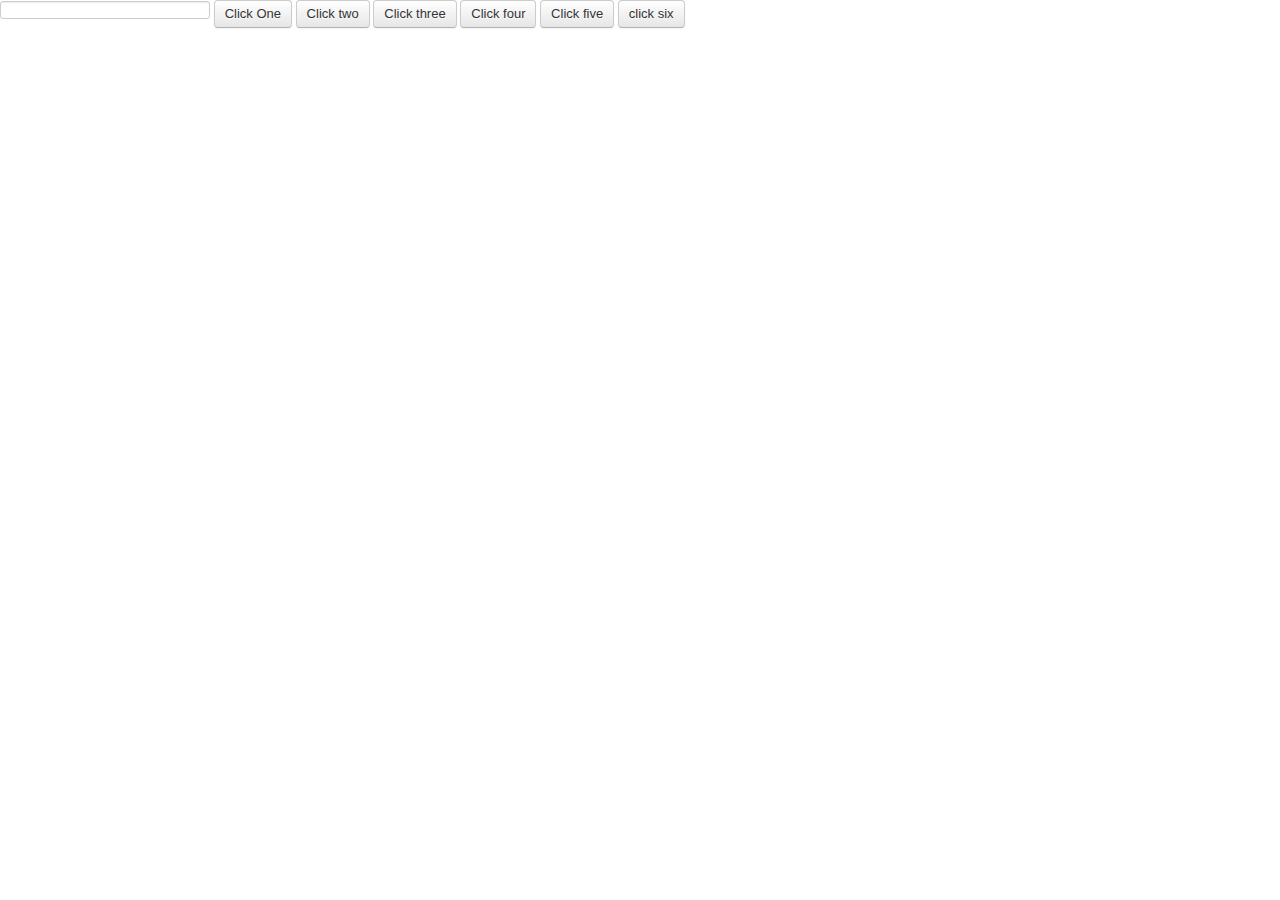
<file: static/jquery-101.html>
<html>
<head>
	<title>jQuery 101</title>
	<script src="jquery.js" type="text/javascript"></script>
	<link href="bootstrap.css" rel="stylesheet" type="text/css">
</head>
<body>
	<input type="text" id="search-bar"></input>
	<div id="button-one" class="buttons btn">Click One</div>
	<div id="button-two" class="buttons btn">Click two</div>
	<div id="button-three" class="buttons btn">Click three</div>
	<div id="button-four" class="buttons btn">Click four</div>
	<div id="button-five" class="buttons btn">Click five</div>
	<div id="button-six" class="buttons btn">click six</div>


	<ul>
	</ul>

	<script type="text/javascript">
	/*
		var myButtons = document.getElementsByClassName('buttons');
		for(var i=0; i<myButtons.length; i++) {
			myButtons[i].innerHTML = 'ola';
		}

		$(".buttons").text('ola');
	*/
		var onClickOneHandler = function() {
			var searchVal = $("#search-bar").val();
			alert(searchVal);
		};
		$('#button-one').click(onClickOneHandler);

		var onClickTwoHandler = function() {
			$('ul').append("<li>List one </li>");
		};
		$('#button-two').click(onClickTwoHandler);




	</script>
</body>
</html>
</file>
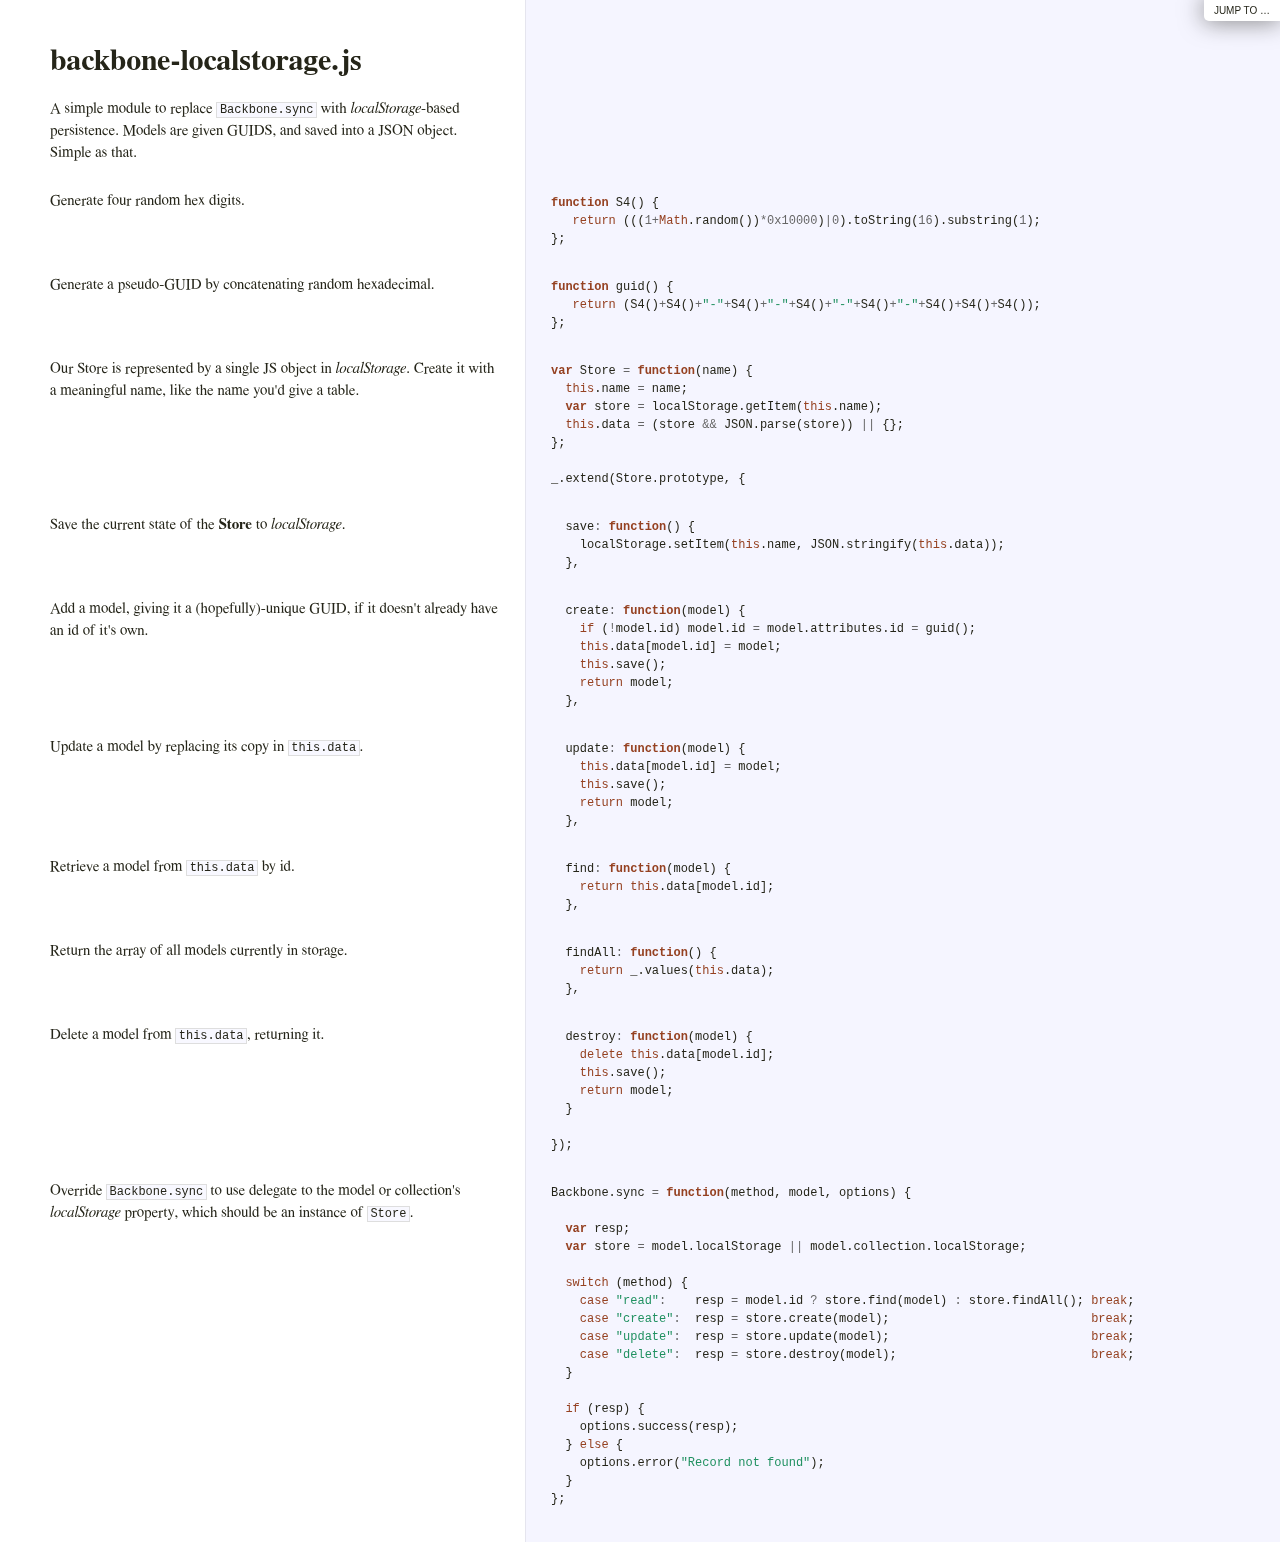
<file: static/backbone/docs/backbone-localstorage.html>
<!DOCTYPE html>  <html> <head>   <title>backbone-localstorage.js</title>   <meta http-equiv="content-type" content="text/html; charset=UTF-8">   <link rel="stylesheet" media="all" href="docco.css" /> </head> <body>   <div id="container">     <div id="background"></div>            <div id="jump_to">         Jump To &hellip;         <div id="jump_wrapper">           <div id="jump_page">                                           <a class="source" href="backbone-localstorage.html">                 backbone-localstorage.js               </a>                                           <a class="source" href="todos.html">                 todos.js               </a>                        </div>         </div>       </div>          <table cellpadding="0" cellspacing="0">       <thead>         <tr>           <th class="docs">             <h1>               backbone-localstorage.js             </h1>           </th>           <th class="code">           </th>         </tr>       </thead>       <tbody>                               <tr id="section-1">             <td class="docs">               <div class="pilwrap">                 <a class="pilcrow" href="#section-1">&#182;</a>               </div>               <p>A simple module to replace <code>Backbone.sync</code> with <em>localStorage</em>-based
persistence. Models are given GUIDS, and saved into a JSON object. Simple
as that.</p>             </td>             <td class="code">               <div class="highlight"><pre></pre></div>             </td>           </tr>                               <tr id="section-2">             <td class="docs">               <div class="pilwrap">                 <a class="pilcrow" href="#section-2">&#182;</a>               </div>               <p>Generate four random hex digits.</p>             </td>             <td class="code">               <div class="highlight"><pre><span class="kd">function</span> <span class="nx">S4</span><span class="p">()</span> <span class="p">{</span>
   <span class="k">return</span> <span class="p">(((</span><span class="mi">1</span><span class="o">+</span><span class="nb">Math</span><span class="p">.</span><span class="nx">random</span><span class="p">())</span><span class="o">*</span><span class="mh">0x10000</span><span class="p">)</span><span class="o">|</span><span class="mi">0</span><span class="p">).</span><span class="nx">toString</span><span class="p">(</span><span class="mi">16</span><span class="p">).</span><span class="nx">substring</span><span class="p">(</span><span class="mi">1</span><span class="p">);</span>
<span class="p">};</span></pre></div>             </td>           </tr>                               <tr id="section-3">             <td class="docs">               <div class="pilwrap">                 <a class="pilcrow" href="#section-3">&#182;</a>               </div>               <p>Generate a pseudo-GUID by concatenating random hexadecimal.</p>             </td>             <td class="code">               <div class="highlight"><pre><span class="kd">function</span> <span class="nx">guid</span><span class="p">()</span> <span class="p">{</span>
   <span class="k">return</span> <span class="p">(</span><span class="nx">S4</span><span class="p">()</span><span class="o">+</span><span class="nx">S4</span><span class="p">()</span><span class="o">+</span><span class="s2">&quot;-&quot;</span><span class="o">+</span><span class="nx">S4</span><span class="p">()</span><span class="o">+</span><span class="s2">&quot;-&quot;</span><span class="o">+</span><span class="nx">S4</span><span class="p">()</span><span class="o">+</span><span class="s2">&quot;-&quot;</span><span class="o">+</span><span class="nx">S4</span><span class="p">()</span><span class="o">+</span><span class="s2">&quot;-&quot;</span><span class="o">+</span><span class="nx">S4</span><span class="p">()</span><span class="o">+</span><span class="nx">S4</span><span class="p">()</span><span class="o">+</span><span class="nx">S4</span><span class="p">());</span>
<span class="p">};</span></pre></div>             </td>           </tr>                               <tr id="section-4">             <td class="docs">               <div class="pilwrap">                 <a class="pilcrow" href="#section-4">&#182;</a>               </div>               <p>Our Store is represented by a single JS object in <em>localStorage</em>. Create it
with a meaningful name, like the name you'd give a table.</p>             </td>             <td class="code">               <div class="highlight"><pre><span class="kd">var</span> <span class="nx">Store</span> <span class="o">=</span> <span class="kd">function</span><span class="p">(</span><span class="nx">name</span><span class="p">)</span> <span class="p">{</span>
  <span class="k">this</span><span class="p">.</span><span class="nx">name</span> <span class="o">=</span> <span class="nx">name</span><span class="p">;</span>
  <span class="kd">var</span> <span class="nx">store</span> <span class="o">=</span> <span class="nx">localStorage</span><span class="p">.</span><span class="nx">getItem</span><span class="p">(</span><span class="k">this</span><span class="p">.</span><span class="nx">name</span><span class="p">);</span>
  <span class="k">this</span><span class="p">.</span><span class="nx">data</span> <span class="o">=</span> <span class="p">(</span><span class="nx">store</span> <span class="o">&amp;&amp;</span> <span class="nx">JSON</span><span class="p">.</span><span class="nx">parse</span><span class="p">(</span><span class="nx">store</span><span class="p">))</span> <span class="o">||</span> <span class="p">{};</span>
<span class="p">};</span>

<span class="nx">_</span><span class="p">.</span><span class="nx">extend</span><span class="p">(</span><span class="nx">Store</span><span class="p">.</span><span class="nx">prototype</span><span class="p">,</span> <span class="p">{</span></pre></div>             </td>           </tr>                               <tr id="section-5">             <td class="docs">               <div class="pilwrap">                 <a class="pilcrow" href="#section-5">&#182;</a>               </div>               <p>Save the current state of the <strong>Store</strong> to <em>localStorage</em>.</p>             </td>             <td class="code">               <div class="highlight"><pre>  <span class="nx">save</span><span class="o">:</span> <span class="kd">function</span><span class="p">()</span> <span class="p">{</span>
    <span class="nx">localStorage</span><span class="p">.</span><span class="nx">setItem</span><span class="p">(</span><span class="k">this</span><span class="p">.</span><span class="nx">name</span><span class="p">,</span> <span class="nx">JSON</span><span class="p">.</span><span class="nx">stringify</span><span class="p">(</span><span class="k">this</span><span class="p">.</span><span class="nx">data</span><span class="p">));</span>
  <span class="p">},</span></pre></div>             </td>           </tr>                               <tr id="section-6">             <td class="docs">               <div class="pilwrap">                 <a class="pilcrow" href="#section-6">&#182;</a>               </div>               <p>Add a model, giving it a (hopefully)-unique GUID, if it doesn't already
have an id of it's own.</p>             </td>             <td class="code">               <div class="highlight"><pre>  <span class="nx">create</span><span class="o">:</span> <span class="kd">function</span><span class="p">(</span><span class="nx">model</span><span class="p">)</span> <span class="p">{</span>
    <span class="k">if</span> <span class="p">(</span><span class="o">!</span><span class="nx">model</span><span class="p">.</span><span class="nx">id</span><span class="p">)</span> <span class="nx">model</span><span class="p">.</span><span class="nx">id</span> <span class="o">=</span> <span class="nx">model</span><span class="p">.</span><span class="nx">attributes</span><span class="p">.</span><span class="nx">id</span> <span class="o">=</span> <span class="nx">guid</span><span class="p">();</span>
    <span class="k">this</span><span class="p">.</span><span class="nx">data</span><span class="p">[</span><span class="nx">model</span><span class="p">.</span><span class="nx">id</span><span class="p">]</span> <span class="o">=</span> <span class="nx">model</span><span class="p">;</span>
    <span class="k">this</span><span class="p">.</span><span class="nx">save</span><span class="p">();</span>
    <span class="k">return</span> <span class="nx">model</span><span class="p">;</span>
  <span class="p">},</span></pre></div>             </td>           </tr>                               <tr id="section-7">             <td class="docs">               <div class="pilwrap">                 <a class="pilcrow" href="#section-7">&#182;</a>               </div>               <p>Update a model by replacing its copy in <code>this.data</code>.</p>             </td>             <td class="code">               <div class="highlight"><pre>  <span class="nx">update</span><span class="o">:</span> <span class="kd">function</span><span class="p">(</span><span class="nx">model</span><span class="p">)</span> <span class="p">{</span>
    <span class="k">this</span><span class="p">.</span><span class="nx">data</span><span class="p">[</span><span class="nx">model</span><span class="p">.</span><span class="nx">id</span><span class="p">]</span> <span class="o">=</span> <span class="nx">model</span><span class="p">;</span>
    <span class="k">this</span><span class="p">.</span><span class="nx">save</span><span class="p">();</span>
    <span class="k">return</span> <span class="nx">model</span><span class="p">;</span>
  <span class="p">},</span></pre></div>             </td>           </tr>                               <tr id="section-8">             <td class="docs">               <div class="pilwrap">                 <a class="pilcrow" href="#section-8">&#182;</a>               </div>               <p>Retrieve a model from <code>this.data</code> by id.</p>             </td>             <td class="code">               <div class="highlight"><pre>  <span class="nx">find</span><span class="o">:</span> <span class="kd">function</span><span class="p">(</span><span class="nx">model</span><span class="p">)</span> <span class="p">{</span>
    <span class="k">return</span> <span class="k">this</span><span class="p">.</span><span class="nx">data</span><span class="p">[</span><span class="nx">model</span><span class="p">.</span><span class="nx">id</span><span class="p">];</span>
  <span class="p">},</span></pre></div>             </td>           </tr>                               <tr id="section-9">             <td class="docs">               <div class="pilwrap">                 <a class="pilcrow" href="#section-9">&#182;</a>               </div>               <p>Return the array of all models currently in storage.</p>             </td>             <td class="code">               <div class="highlight"><pre>  <span class="nx">findAll</span><span class="o">:</span> <span class="kd">function</span><span class="p">()</span> <span class="p">{</span>
    <span class="k">return</span> <span class="nx">_</span><span class="p">.</span><span class="nx">values</span><span class="p">(</span><span class="k">this</span><span class="p">.</span><span class="nx">data</span><span class="p">);</span>
  <span class="p">},</span></pre></div>             </td>           </tr>                               <tr id="section-10">             <td class="docs">               <div class="pilwrap">                 <a class="pilcrow" href="#section-10">&#182;</a>               </div>               <p>Delete a model from <code>this.data</code>, returning it.</p>             </td>             <td class="code">               <div class="highlight"><pre>  <span class="nx">destroy</span><span class="o">:</span> <span class="kd">function</span><span class="p">(</span><span class="nx">model</span><span class="p">)</span> <span class="p">{</span>
    <span class="k">delete</span> <span class="k">this</span><span class="p">.</span><span class="nx">data</span><span class="p">[</span><span class="nx">model</span><span class="p">.</span><span class="nx">id</span><span class="p">];</span>
    <span class="k">this</span><span class="p">.</span><span class="nx">save</span><span class="p">();</span>
    <span class="k">return</span> <span class="nx">model</span><span class="p">;</span>
  <span class="p">}</span>

<span class="p">});</span></pre></div>             </td>           </tr>                               <tr id="section-11">             <td class="docs">               <div class="pilwrap">                 <a class="pilcrow" href="#section-11">&#182;</a>               </div>               <p>Override <code>Backbone.sync</code> to use delegate to the model or collection's
<em>localStorage</em> property, which should be an instance of <code>Store</code>.</p>             </td>             <td class="code">               <div class="highlight"><pre><span class="nx">Backbone</span><span class="p">.</span><span class="nx">sync</span> <span class="o">=</span> <span class="kd">function</span><span class="p">(</span><span class="nx">method</span><span class="p">,</span> <span class="nx">model</span><span class="p">,</span> <span class="nx">options</span><span class="p">)</span> <span class="p">{</span>

  <span class="kd">var</span> <span class="nx">resp</span><span class="p">;</span>
  <span class="kd">var</span> <span class="nx">store</span> <span class="o">=</span> <span class="nx">model</span><span class="p">.</span><span class="nx">localStorage</span> <span class="o">||</span> <span class="nx">model</span><span class="p">.</span><span class="nx">collection</span><span class="p">.</span><span class="nx">localStorage</span><span class="p">;</span>

  <span class="k">switch</span> <span class="p">(</span><span class="nx">method</span><span class="p">)</span> <span class="p">{</span>
    <span class="k">case</span> <span class="s2">&quot;read&quot;</span><span class="o">:</span>    <span class="nx">resp</span> <span class="o">=</span> <span class="nx">model</span><span class="p">.</span><span class="nx">id</span> <span class="o">?</span> <span class="nx">store</span><span class="p">.</span><span class="nx">find</span><span class="p">(</span><span class="nx">model</span><span class="p">)</span> <span class="o">:</span> <span class="nx">store</span><span class="p">.</span><span class="nx">findAll</span><span class="p">();</span> <span class="k">break</span><span class="p">;</span>
    <span class="k">case</span> <span class="s2">&quot;create&quot;</span><span class="o">:</span>  <span class="nx">resp</span> <span class="o">=</span> <span class="nx">store</span><span class="p">.</span><span class="nx">create</span><span class="p">(</span><span class="nx">model</span><span class="p">);</span>                            <span class="k">break</span><span class="p">;</span>
    <span class="k">case</span> <span class="s2">&quot;update&quot;</span><span class="o">:</span>  <span class="nx">resp</span> <span class="o">=</span> <span class="nx">store</span><span class="p">.</span><span class="nx">update</span><span class="p">(</span><span class="nx">model</span><span class="p">);</span>                            <span class="k">break</span><span class="p">;</span>
    <span class="k">case</span> <span class="s2">&quot;delete&quot;</span><span class="o">:</span>  <span class="nx">resp</span> <span class="o">=</span> <span class="nx">store</span><span class="p">.</span><span class="nx">destroy</span><span class="p">(</span><span class="nx">model</span><span class="p">);</span>                           <span class="k">break</span><span class="p">;</span>
  <span class="p">}</span>

  <span class="k">if</span> <span class="p">(</span><span class="nx">resp</span><span class="p">)</span> <span class="p">{</span>
    <span class="nx">options</span><span class="p">.</span><span class="nx">success</span><span class="p">(</span><span class="nx">resp</span><span class="p">);</span>
  <span class="p">}</span> <span class="k">else</span> <span class="p">{</span>
    <span class="nx">options</span><span class="p">.</span><span class="nx">error</span><span class="p">(</span><span class="s2">&quot;Record not found&quot;</span><span class="p">);</span>
  <span class="p">}</span>
<span class="p">};</span>

</pre></div>             </td>           </tr>                </tbody>     </table>   </div> </body> </html>
</file>
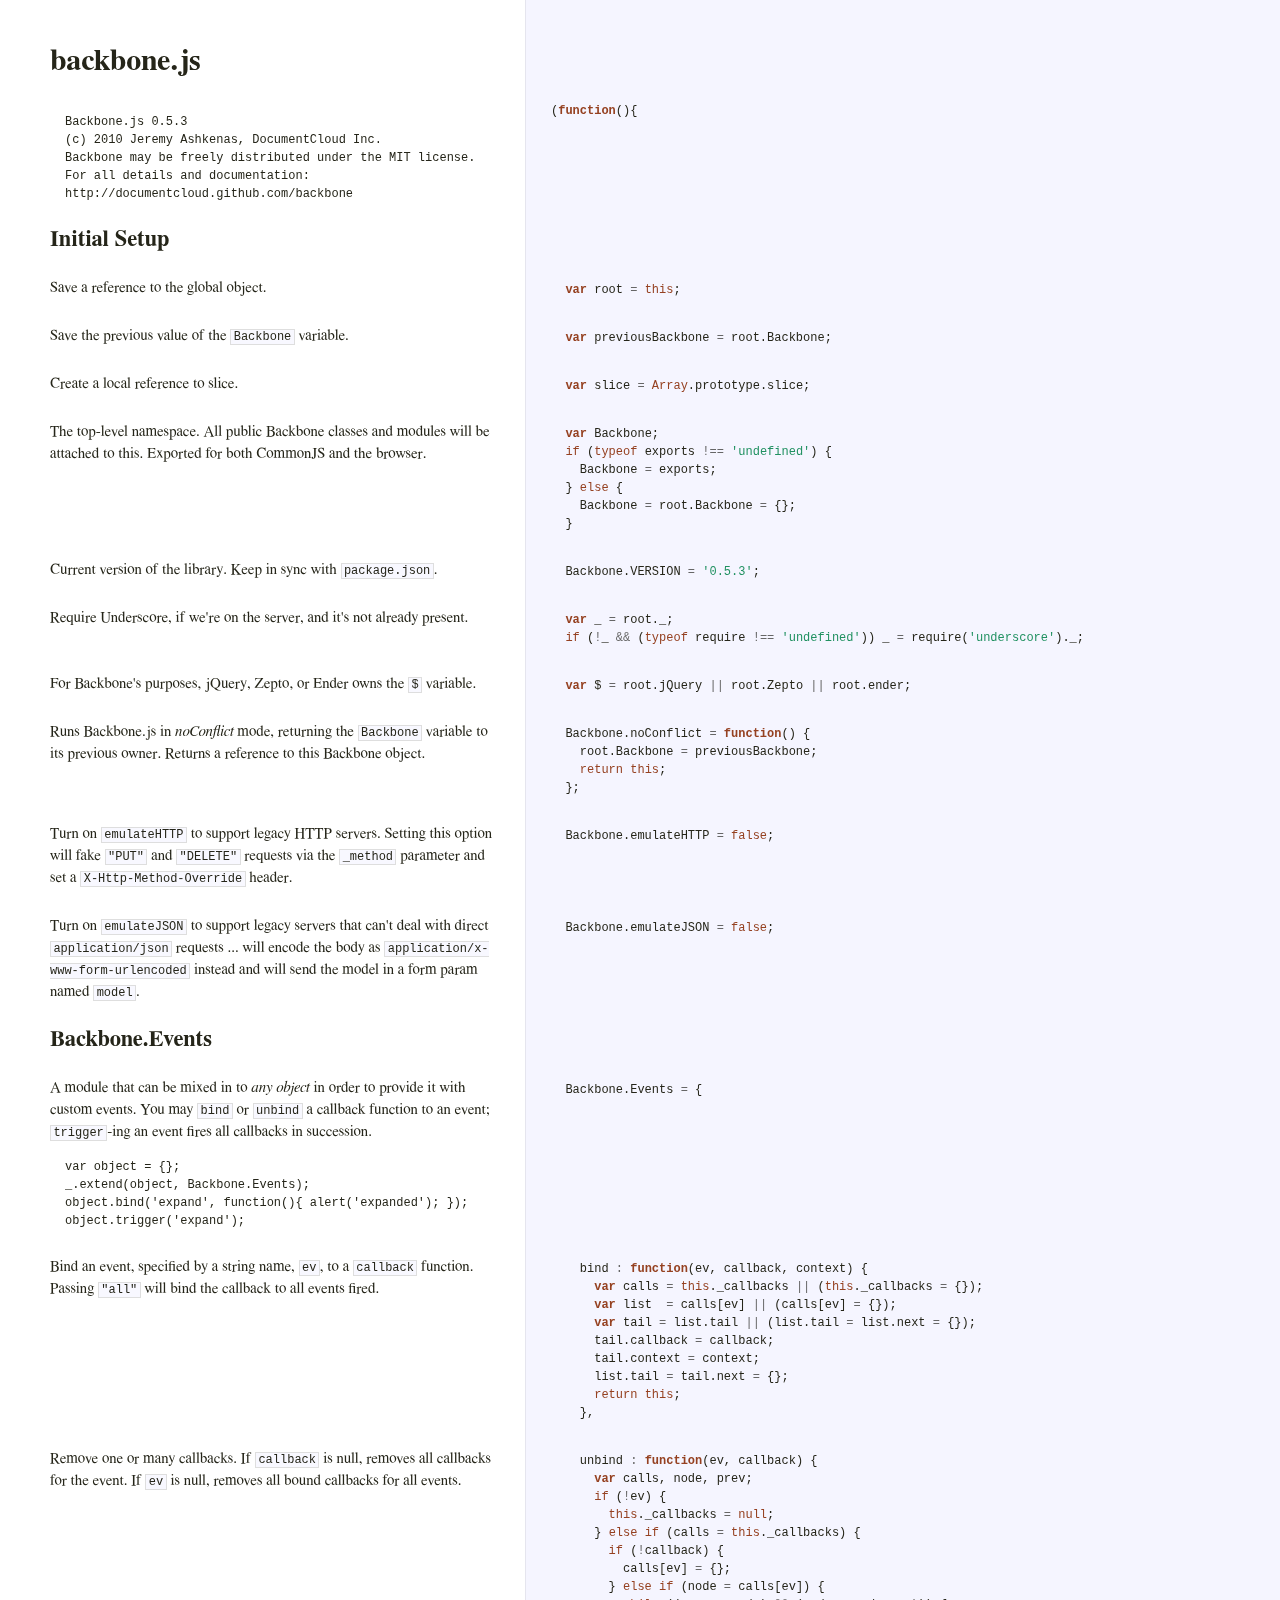
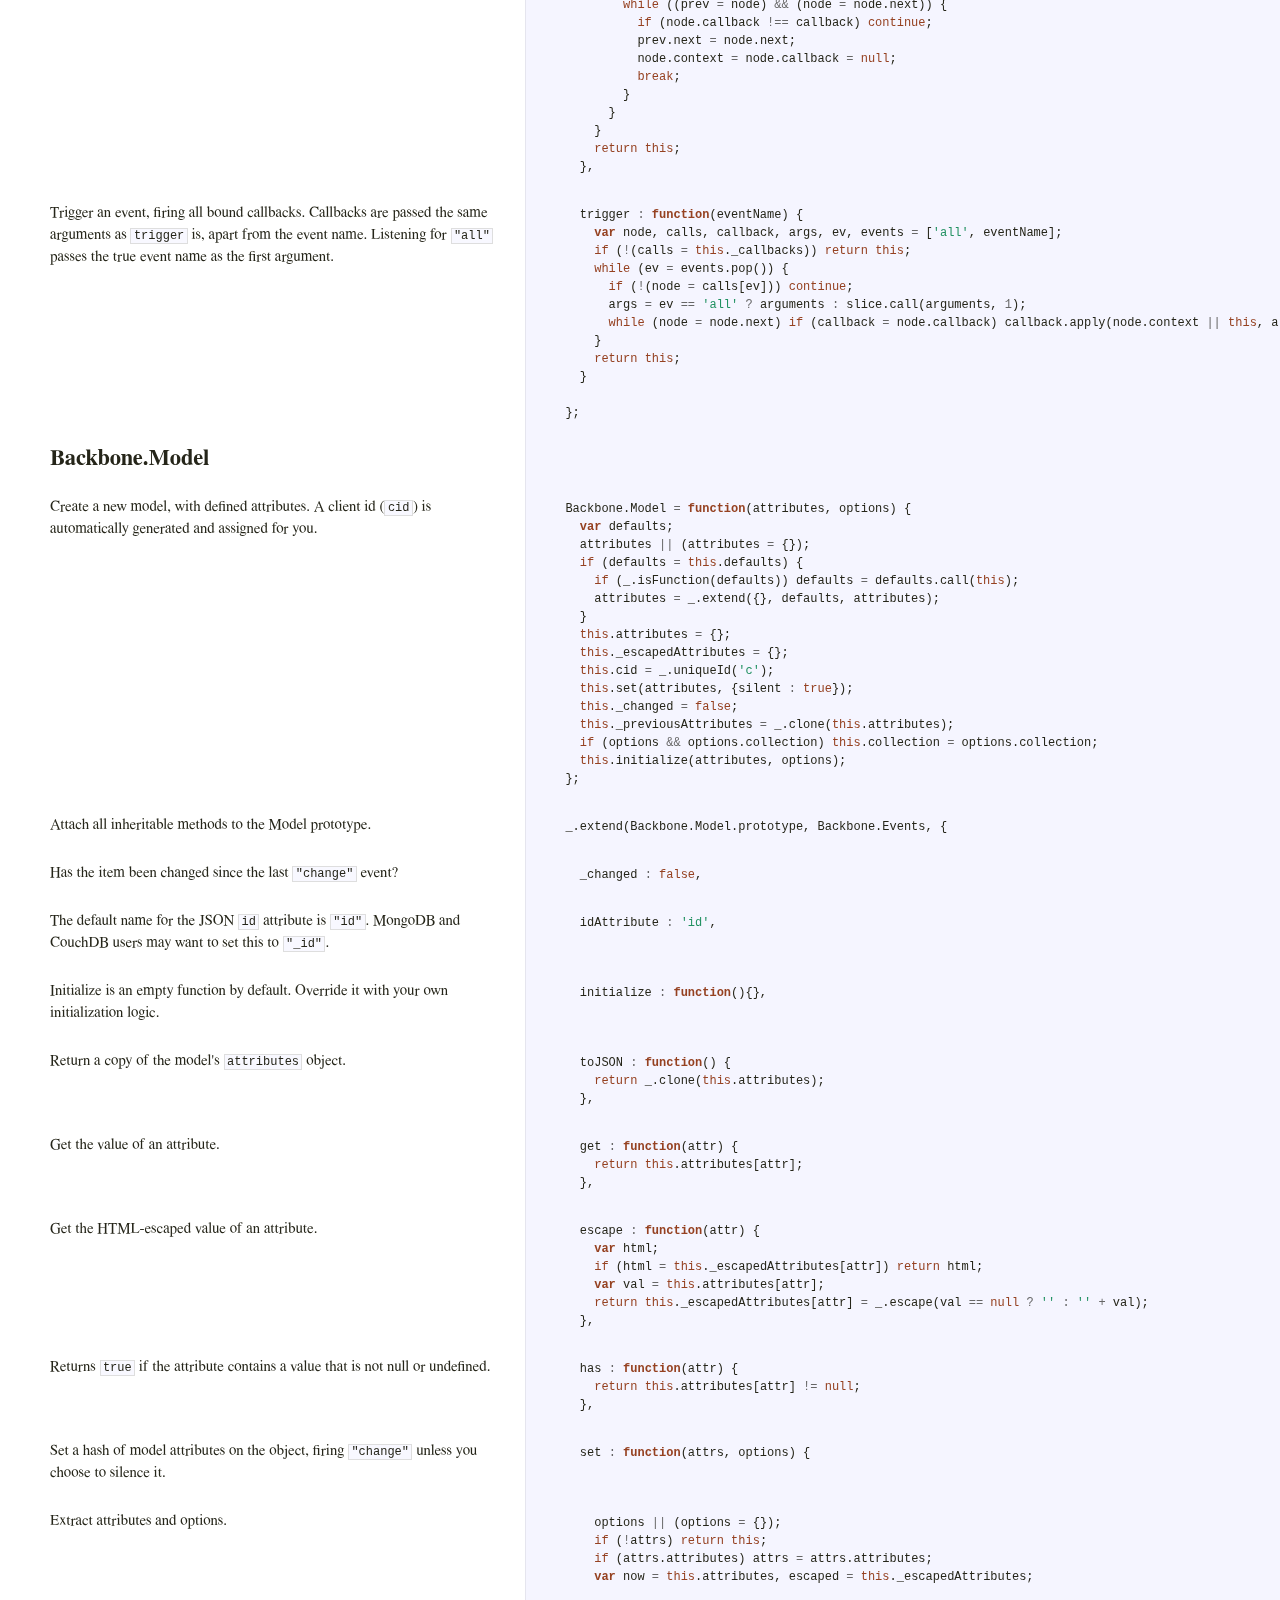
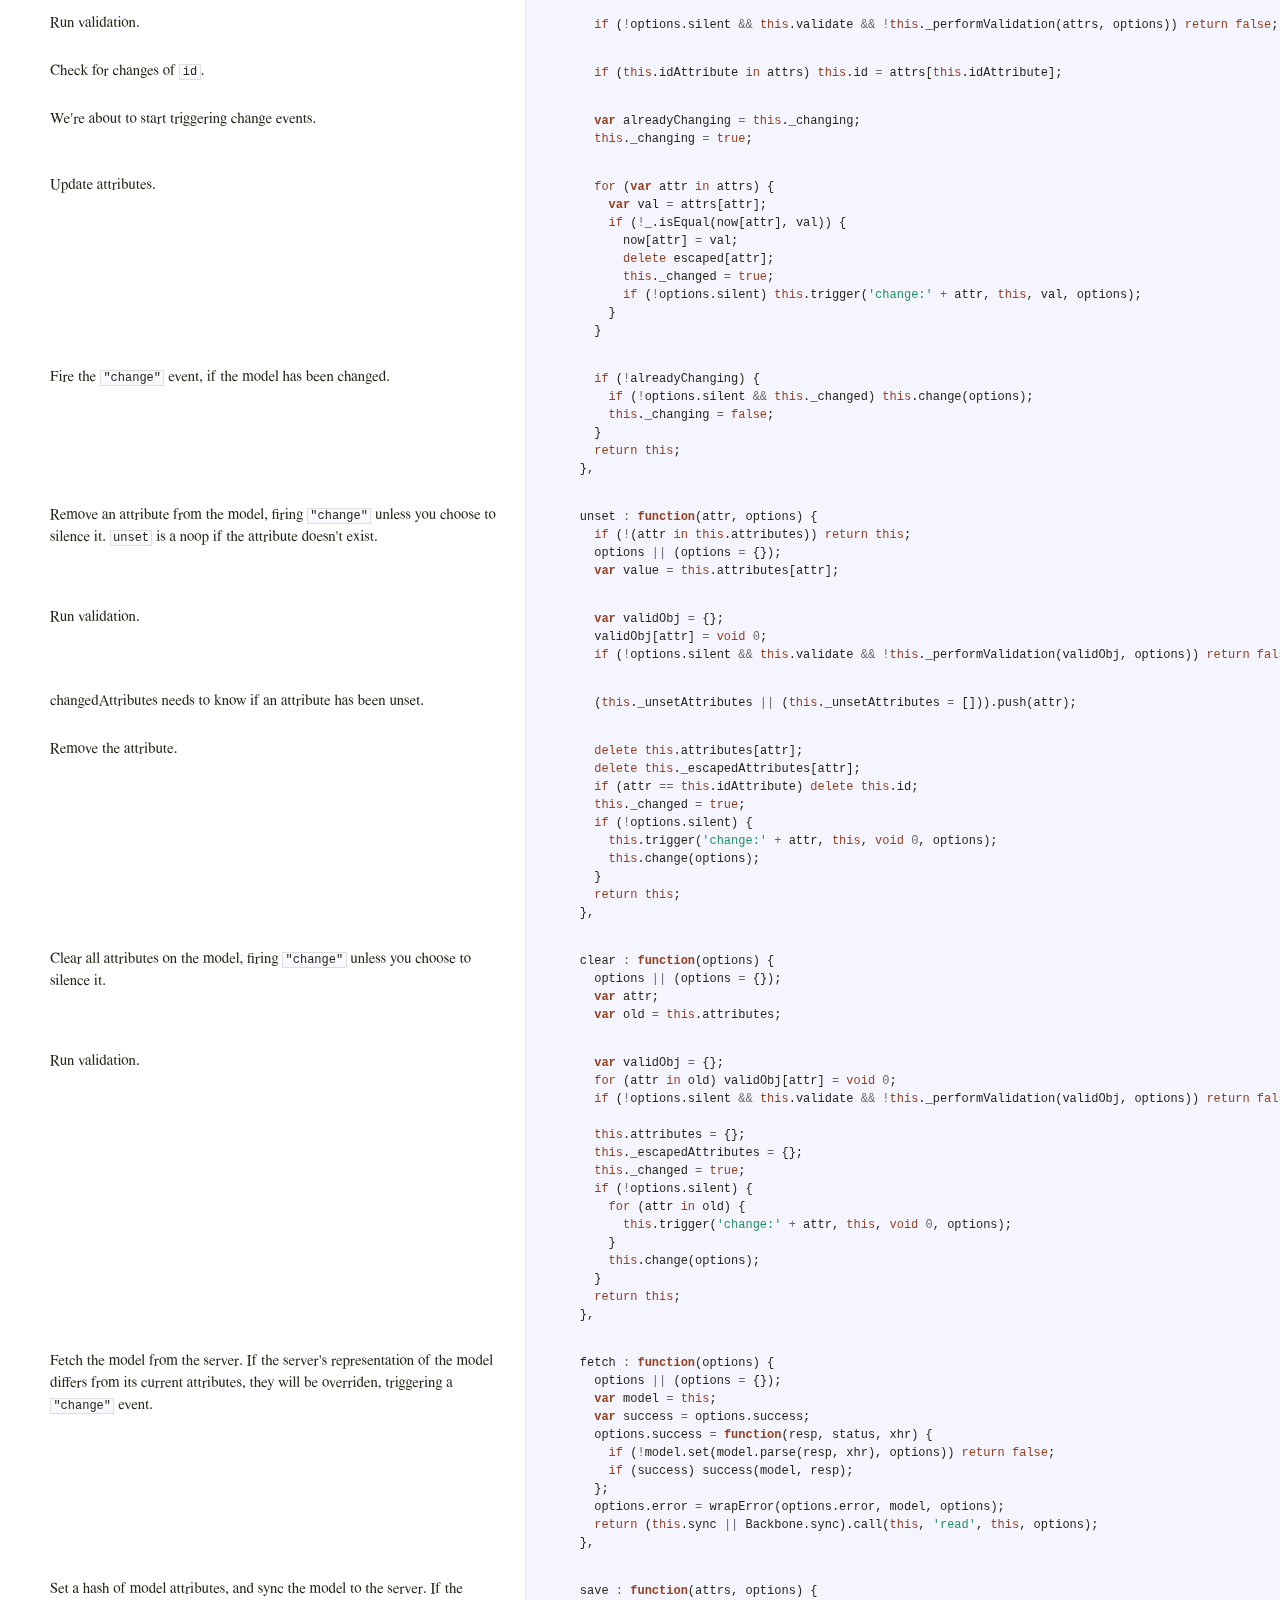
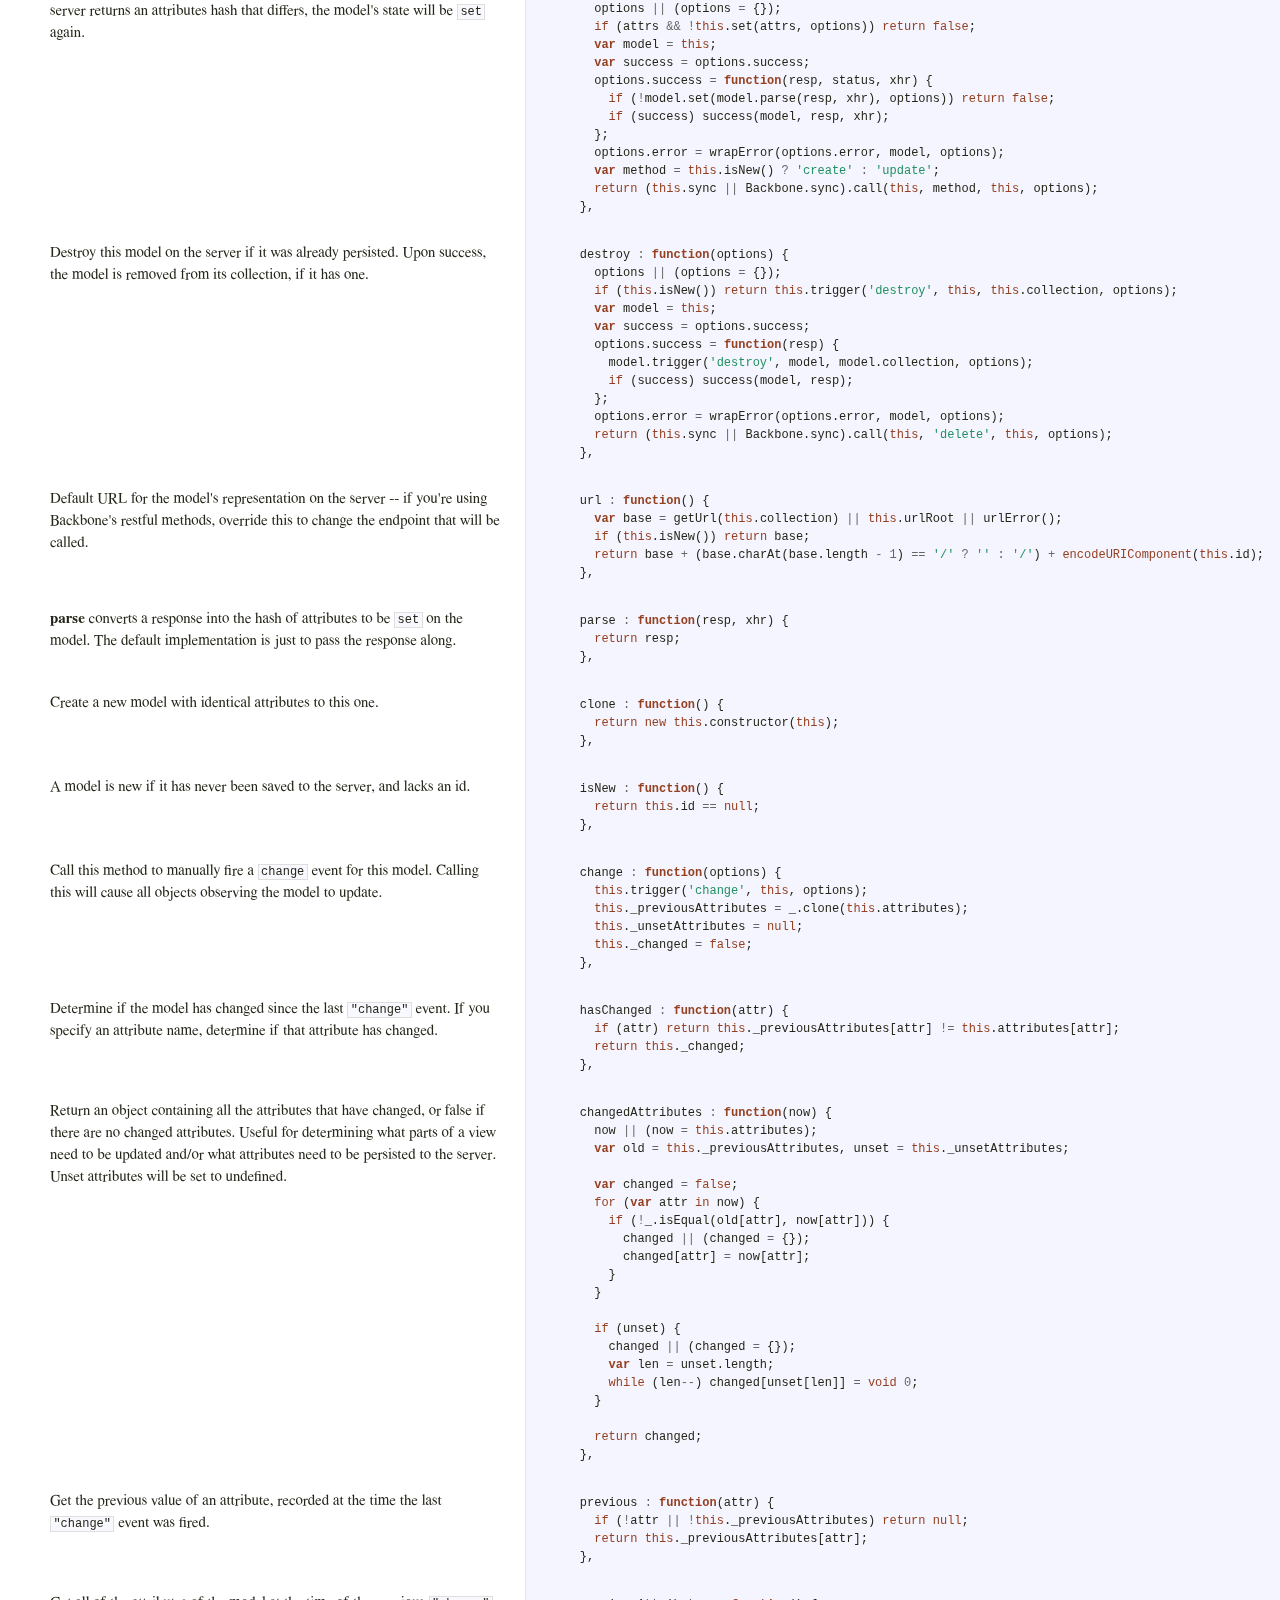
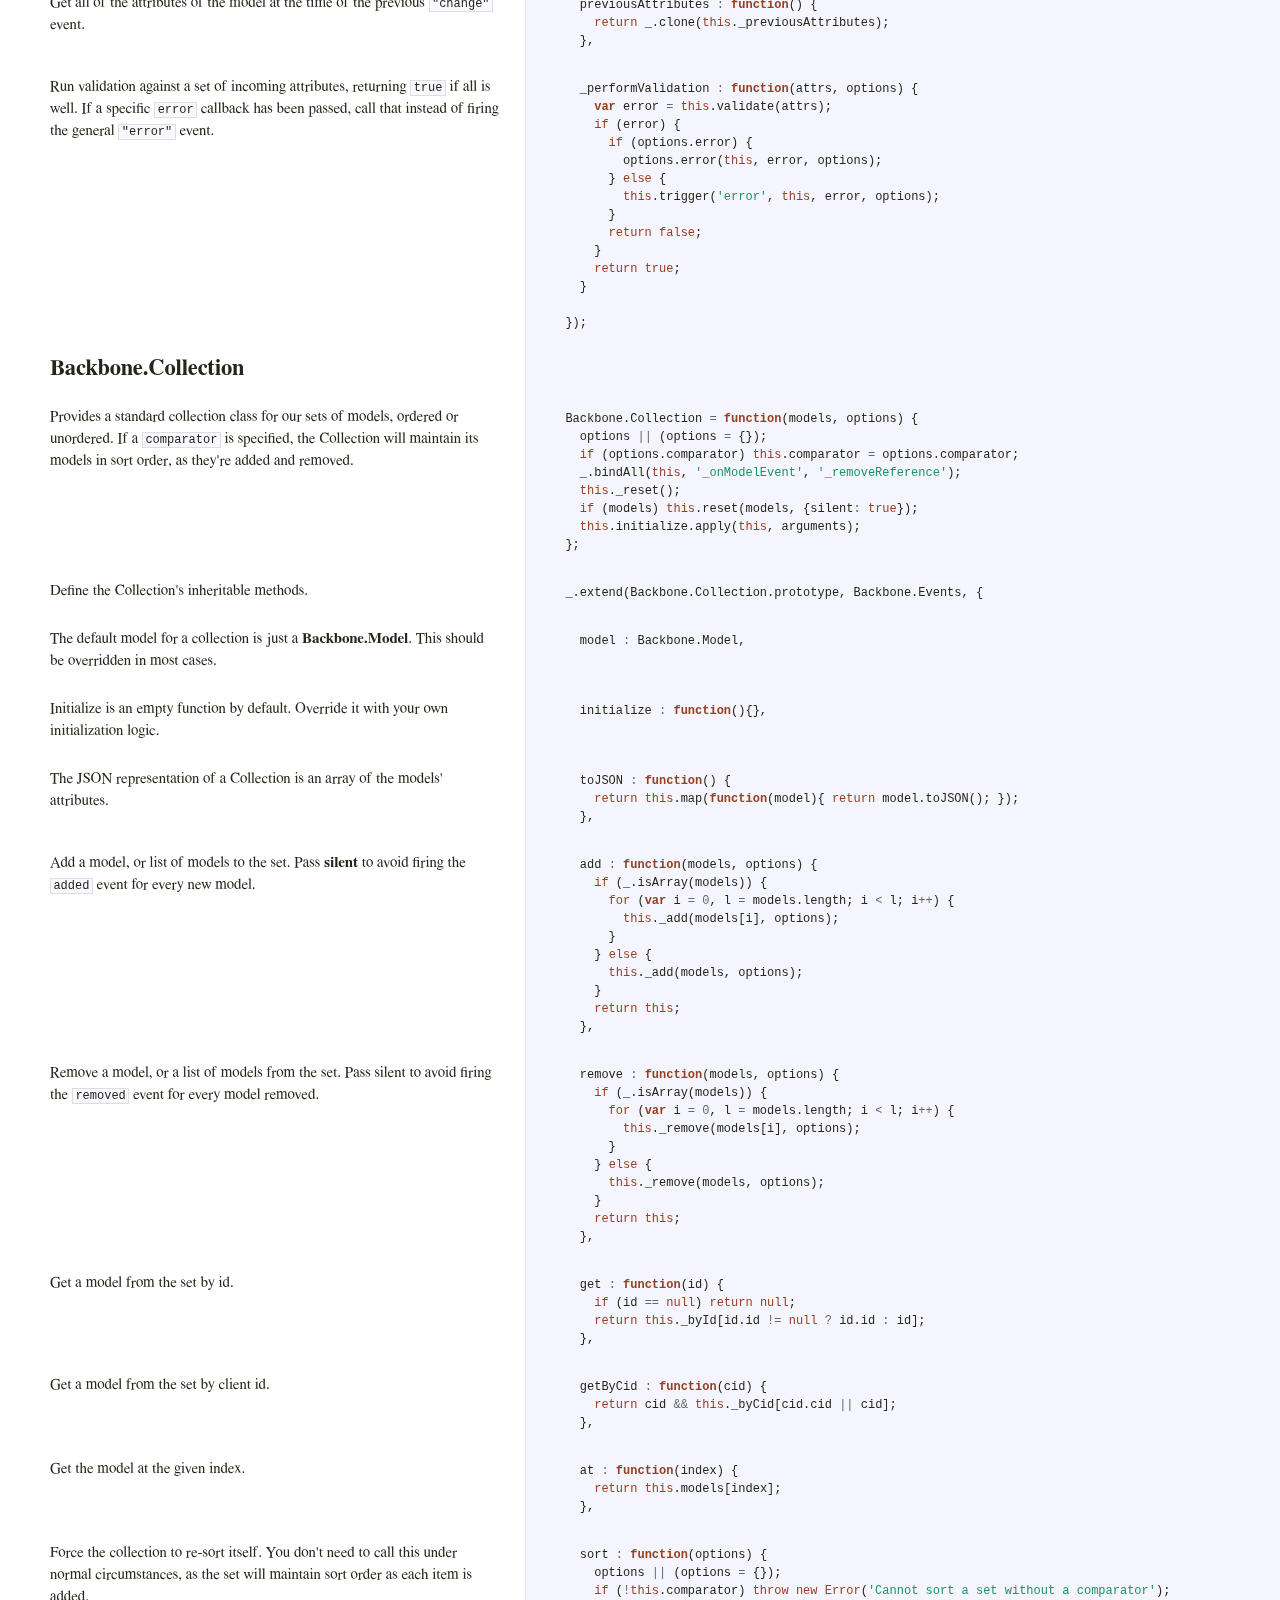
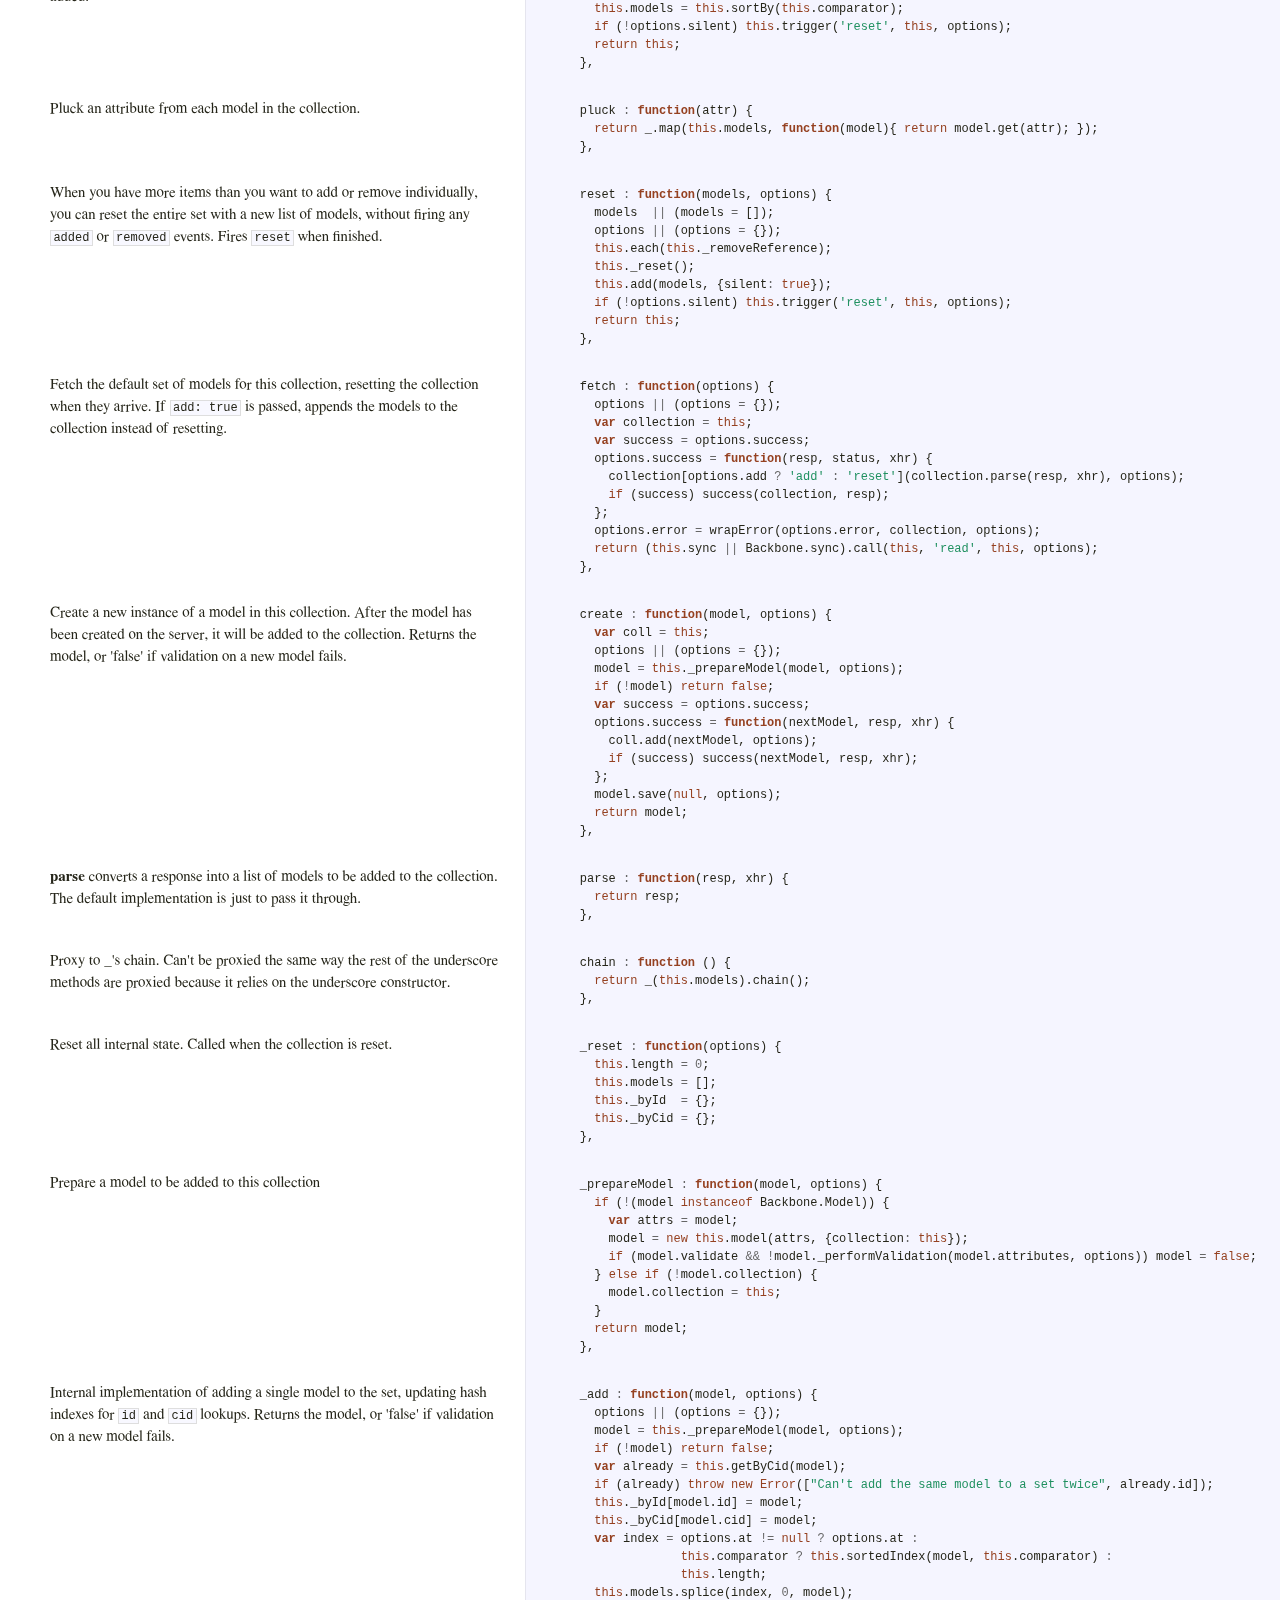
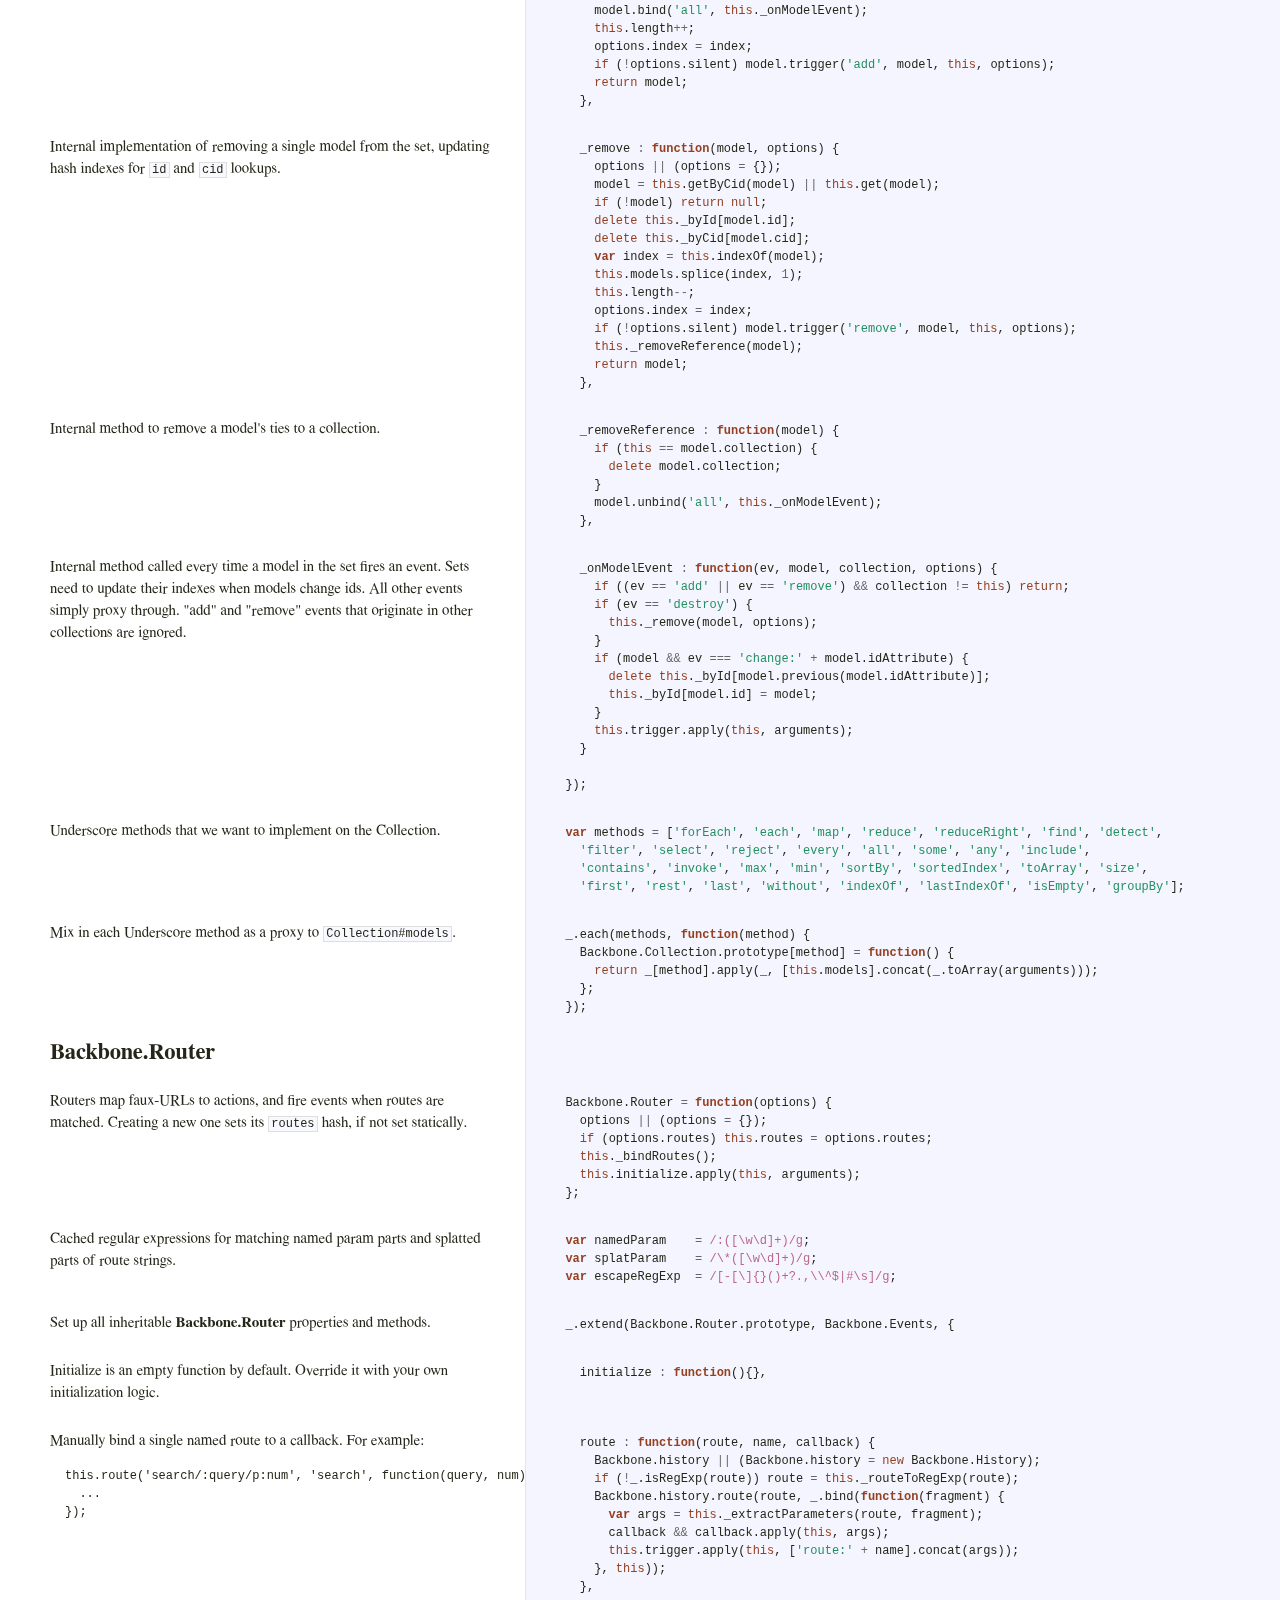
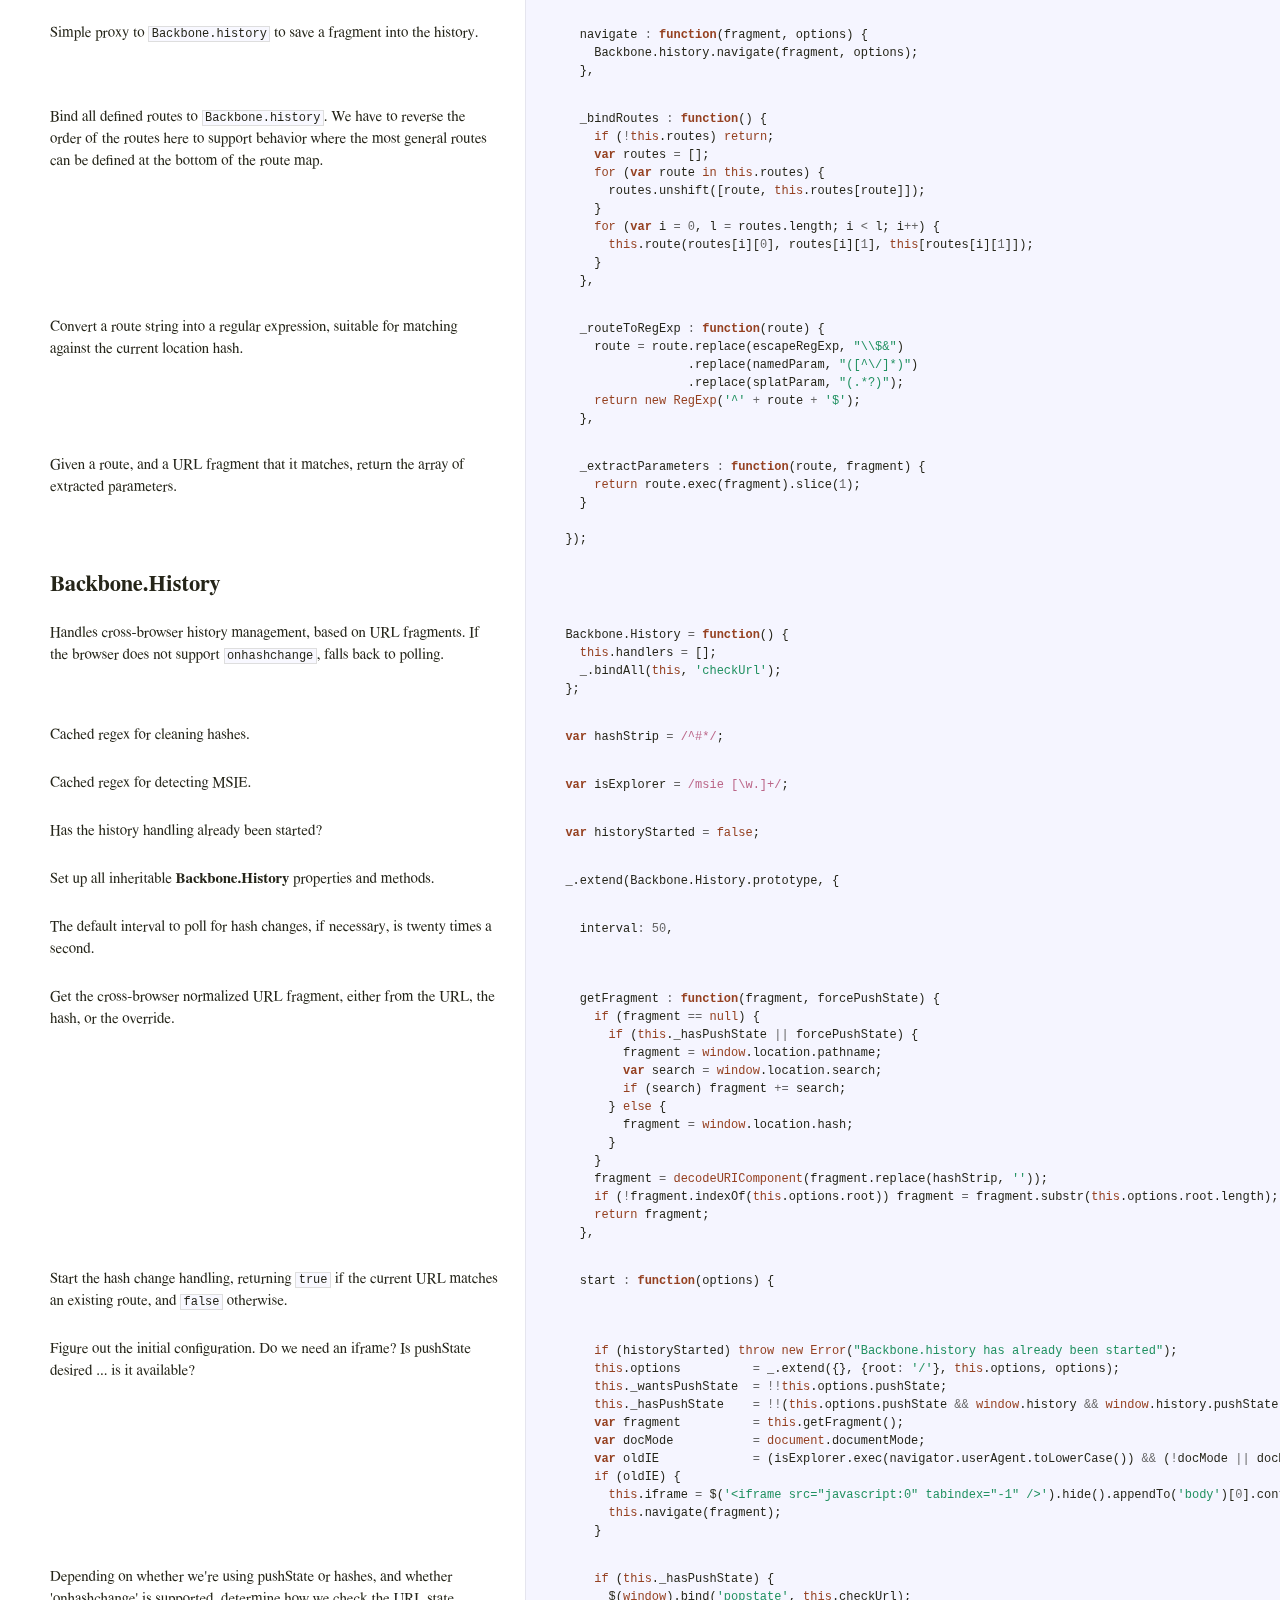
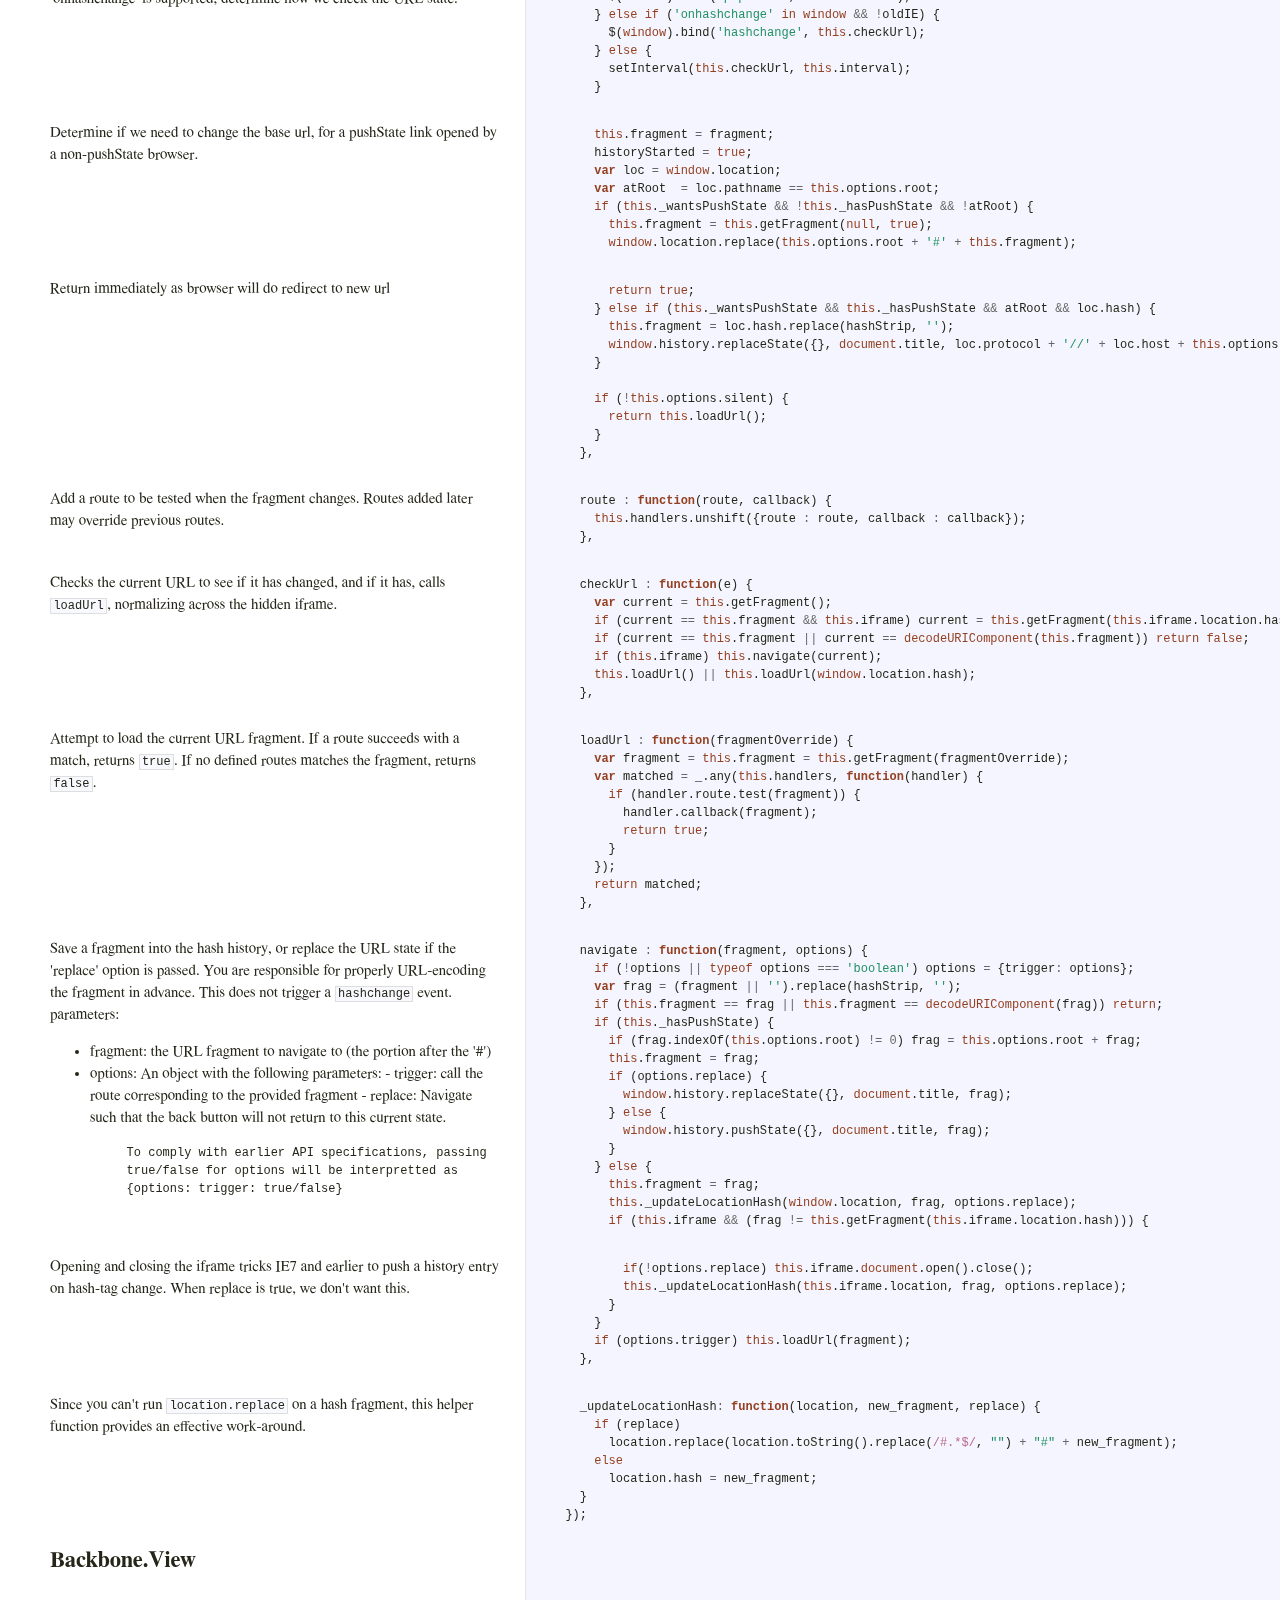
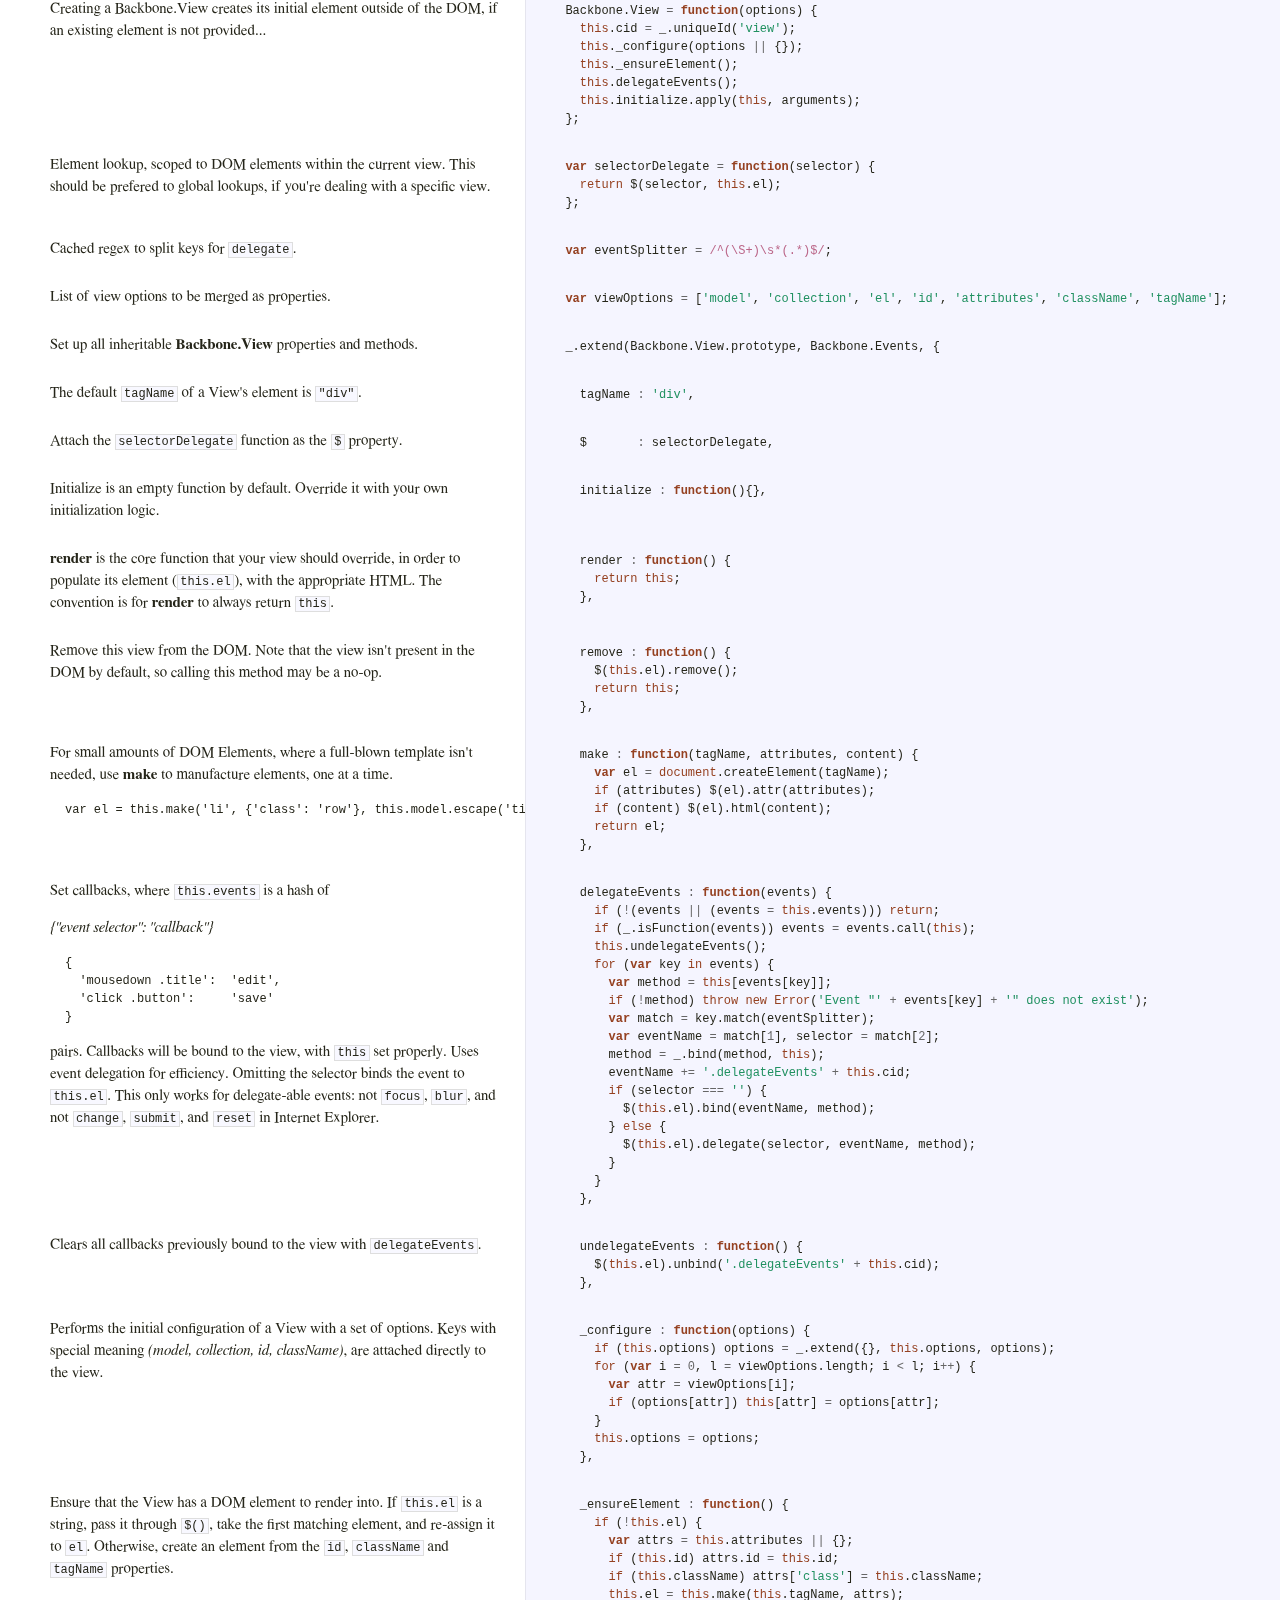
<file: static/backbone/docs/backbone.html>
<!DOCTYPE html>  <html> <head>   <title>backbone.js</title>   <meta http-equiv="content-type" content="text/html; charset=UTF-8">   <link rel="stylesheet" media="all" href="docco.css" /> </head> <body>   <div id="container">     <div id="background"></div>          <table cellpadding="0" cellspacing="0">       <thead>         <tr>           <th class="docs">             <h1>               backbone.js             </h1>           </th>           <th class="code">           </th>         </tr>       </thead>       <tbody>                               <tr id="section-1">             <td class="docs">               <div class="pilwrap">                 <a class="pilcrow" href="#section-1">&#182;</a>               </div>               <pre><code>Backbone.js 0.5.3
(c) 2010 Jeremy Ashkenas, DocumentCloud Inc.
Backbone may be freely distributed under the MIT license.
For all details and documentation:
http://documentcloud.github.com/backbone
</code></pre>             </td>             <td class="code">               <div class="highlight"><pre><span class="p">(</span><span class="kd">function</span><span class="p">(){</span></pre></div>             </td>           </tr>                               <tr id="section-2">             <td class="docs">               <div class="pilwrap">                 <a class="pilcrow" href="#section-2">&#182;</a>               </div>               <h2>Initial Setup</h2>             </td>             <td class="code">               <div class="highlight"><pre></pre></div>             </td>           </tr>                               <tr id="section-3">             <td class="docs">               <div class="pilwrap">                 <a class="pilcrow" href="#section-3">&#182;</a>               </div>               <p>Save a reference to the global object.</p>             </td>             <td class="code">               <div class="highlight"><pre>  <span class="kd">var</span> <span class="nx">root</span> <span class="o">=</span> <span class="k">this</span><span class="p">;</span></pre></div>             </td>           </tr>                               <tr id="section-4">             <td class="docs">               <div class="pilwrap">                 <a class="pilcrow" href="#section-4">&#182;</a>               </div>               <p>Save the previous value of the <code>Backbone</code> variable.</p>             </td>             <td class="code">               <div class="highlight"><pre>  <span class="kd">var</span> <span class="nx">previousBackbone</span> <span class="o">=</span> <span class="nx">root</span><span class="p">.</span><span class="nx">Backbone</span><span class="p">;</span></pre></div>             </td>           </tr>                               <tr id="section-5">             <td class="docs">               <div class="pilwrap">                 <a class="pilcrow" href="#section-5">&#182;</a>               </div>               <p>Create a local reference to slice.</p>             </td>             <td class="code">               <div class="highlight"><pre>  <span class="kd">var</span> <span class="nx">slice</span> <span class="o">=</span> <span class="nb">Array</span><span class="p">.</span><span class="nx">prototype</span><span class="p">.</span><span class="nx">slice</span><span class="p">;</span></pre></div>             </td>           </tr>                               <tr id="section-6">             <td class="docs">               <div class="pilwrap">                 <a class="pilcrow" href="#section-6">&#182;</a>               </div>               <p>The top-level namespace. All public Backbone classes and modules will
be attached to this. Exported for both CommonJS and the browser.</p>             </td>             <td class="code">               <div class="highlight"><pre>  <span class="kd">var</span> <span class="nx">Backbone</span><span class="p">;</span>
  <span class="k">if</span> <span class="p">(</span><span class="k">typeof</span> <span class="nx">exports</span> <span class="o">!==</span> <span class="s1">&#39;undefined&#39;</span><span class="p">)</span> <span class="p">{</span>
    <span class="nx">Backbone</span> <span class="o">=</span> <span class="nx">exports</span><span class="p">;</span>
  <span class="p">}</span> <span class="k">else</span> <span class="p">{</span>
    <span class="nx">Backbone</span> <span class="o">=</span> <span class="nx">root</span><span class="p">.</span><span class="nx">Backbone</span> <span class="o">=</span> <span class="p">{};</span>
  <span class="p">}</span></pre></div>             </td>           </tr>                               <tr id="section-7">             <td class="docs">               <div class="pilwrap">                 <a class="pilcrow" href="#section-7">&#182;</a>               </div>               <p>Current version of the library. Keep in sync with <code>package.json</code>.</p>             </td>             <td class="code">               <div class="highlight"><pre>  <span class="nx">Backbone</span><span class="p">.</span><span class="nx">VERSION</span> <span class="o">=</span> <span class="s1">&#39;0.5.3&#39;</span><span class="p">;</span></pre></div>             </td>           </tr>                               <tr id="section-8">             <td class="docs">               <div class="pilwrap">                 <a class="pilcrow" href="#section-8">&#182;</a>               </div>               <p>Require Underscore, if we're on the server, and it's not already present.</p>             </td>             <td class="code">               <div class="highlight"><pre>  <span class="kd">var</span> <span class="nx">_</span> <span class="o">=</span> <span class="nx">root</span><span class="p">.</span><span class="nx">_</span><span class="p">;</span>
  <span class="k">if</span> <span class="p">(</span><span class="o">!</span><span class="nx">_</span> <span class="o">&amp;&amp;</span> <span class="p">(</span><span class="k">typeof</span> <span class="nx">require</span> <span class="o">!==</span> <span class="s1">&#39;undefined&#39;</span><span class="p">))</span> <span class="nx">_</span> <span class="o">=</span> <span class="nx">require</span><span class="p">(</span><span class="s1">&#39;underscore&#39;</span><span class="p">).</span><span class="nx">_</span><span class="p">;</span></pre></div>             </td>           </tr>                               <tr id="section-9">             <td class="docs">               <div class="pilwrap">                 <a class="pilcrow" href="#section-9">&#182;</a>               </div>               <p>For Backbone's purposes, jQuery, Zepto, or Ender owns the <code>$</code> variable.</p>             </td>             <td class="code">               <div class="highlight"><pre>  <span class="kd">var</span> <span class="nx">$</span> <span class="o">=</span> <span class="nx">root</span><span class="p">.</span><span class="nx">jQuery</span> <span class="o">||</span> <span class="nx">root</span><span class="p">.</span><span class="nx">Zepto</span> <span class="o">||</span> <span class="nx">root</span><span class="p">.</span><span class="nx">ender</span><span class="p">;</span></pre></div>             </td>           </tr>                               <tr id="section-10">             <td class="docs">               <div class="pilwrap">                 <a class="pilcrow" href="#section-10">&#182;</a>               </div>               <p>Runs Backbone.js in <em>noConflict</em> mode, returning the <code>Backbone</code> variable
to its previous owner. Returns a reference to this Backbone object.</p>             </td>             <td class="code">               <div class="highlight"><pre>  <span class="nx">Backbone</span><span class="p">.</span><span class="nx">noConflict</span> <span class="o">=</span> <span class="kd">function</span><span class="p">()</span> <span class="p">{</span>
    <span class="nx">root</span><span class="p">.</span><span class="nx">Backbone</span> <span class="o">=</span> <span class="nx">previousBackbone</span><span class="p">;</span>
    <span class="k">return</span> <span class="k">this</span><span class="p">;</span>
  <span class="p">};</span></pre></div>             </td>           </tr>                               <tr id="section-11">             <td class="docs">               <div class="pilwrap">                 <a class="pilcrow" href="#section-11">&#182;</a>               </div>               <p>Turn on <code>emulateHTTP</code> to support legacy HTTP servers. Setting this option will
fake <code>"PUT"</code> and <code>"DELETE"</code> requests via the <code>_method</code> parameter and set a
<code>X-Http-Method-Override</code> header.</p>             </td>             <td class="code">               <div class="highlight"><pre>  <span class="nx">Backbone</span><span class="p">.</span><span class="nx">emulateHTTP</span> <span class="o">=</span> <span class="kc">false</span><span class="p">;</span></pre></div>             </td>           </tr>                               <tr id="section-12">             <td class="docs">               <div class="pilwrap">                 <a class="pilcrow" href="#section-12">&#182;</a>               </div>               <p>Turn on <code>emulateJSON</code> to support legacy servers that can't deal with direct
<code>application/json</code> requests ... will encode the body as
<code>application/x-www-form-urlencoded</code> instead and will send the model in a
form param named <code>model</code>.</p>             </td>             <td class="code">               <div class="highlight"><pre>  <span class="nx">Backbone</span><span class="p">.</span><span class="nx">emulateJSON</span> <span class="o">=</span> <span class="kc">false</span><span class="p">;</span></pre></div>             </td>           </tr>                               <tr id="section-13">             <td class="docs">               <div class="pilwrap">                 <a class="pilcrow" href="#section-13">&#182;</a>               </div>               <h2>Backbone.Events</h2>             </td>             <td class="code">               <div class="highlight"><pre></pre></div>             </td>           </tr>                               <tr id="section-14">             <td class="docs">               <div class="pilwrap">                 <a class="pilcrow" href="#section-14">&#182;</a>               </div>               <p>A module that can be mixed in to <em>any object</em> in order to provide it with
custom events. You may <code>bind</code> or <code>unbind</code> a callback function to an event;
<code>trigger</code>-ing an event fires all callbacks in succession.</p>

<pre><code>var object = {};
_.extend(object, Backbone.Events);
object.bind('expand', function(){ alert('expanded'); });
object.trigger('expand');
</code></pre>             </td>             <td class="code">               <div class="highlight"><pre>  <span class="nx">Backbone</span><span class="p">.</span><span class="nx">Events</span> <span class="o">=</span> <span class="p">{</span></pre></div>             </td>           </tr>                               <tr id="section-15">             <td class="docs">               <div class="pilwrap">                 <a class="pilcrow" href="#section-15">&#182;</a>               </div>               <p>Bind an event, specified by a string name, <code>ev</code>, to a <code>callback</code> function.
Passing <code>"all"</code> will bind the callback to all events fired.</p>             </td>             <td class="code">               <div class="highlight"><pre>    <span class="nx">bind</span> <span class="o">:</span> <span class="kd">function</span><span class="p">(</span><span class="nx">ev</span><span class="p">,</span> <span class="nx">callback</span><span class="p">,</span> <span class="nx">context</span><span class="p">)</span> <span class="p">{</span>
      <span class="kd">var</span> <span class="nx">calls</span> <span class="o">=</span> <span class="k">this</span><span class="p">.</span><span class="nx">_callbacks</span> <span class="o">||</span> <span class="p">(</span><span class="k">this</span><span class="p">.</span><span class="nx">_callbacks</span> <span class="o">=</span> <span class="p">{});</span>
      <span class="kd">var</span> <span class="nx">list</span>  <span class="o">=</span> <span class="nx">calls</span><span class="p">[</span><span class="nx">ev</span><span class="p">]</span> <span class="o">||</span> <span class="p">(</span><span class="nx">calls</span><span class="p">[</span><span class="nx">ev</span><span class="p">]</span> <span class="o">=</span> <span class="p">{});</span>
      <span class="kd">var</span> <span class="nx">tail</span> <span class="o">=</span> <span class="nx">list</span><span class="p">.</span><span class="nx">tail</span> <span class="o">||</span> <span class="p">(</span><span class="nx">list</span><span class="p">.</span><span class="nx">tail</span> <span class="o">=</span> <span class="nx">list</span><span class="p">.</span><span class="nx">next</span> <span class="o">=</span> <span class="p">{});</span>
      <span class="nx">tail</span><span class="p">.</span><span class="nx">callback</span> <span class="o">=</span> <span class="nx">callback</span><span class="p">;</span>
      <span class="nx">tail</span><span class="p">.</span><span class="nx">context</span> <span class="o">=</span> <span class="nx">context</span><span class="p">;</span>
      <span class="nx">list</span><span class="p">.</span><span class="nx">tail</span> <span class="o">=</span> <span class="nx">tail</span><span class="p">.</span><span class="nx">next</span> <span class="o">=</span> <span class="p">{};</span>
      <span class="k">return</span> <span class="k">this</span><span class="p">;</span>
    <span class="p">},</span></pre></div>             </td>           </tr>                               <tr id="section-16">             <td class="docs">               <div class="pilwrap">                 <a class="pilcrow" href="#section-16">&#182;</a>               </div>               <p>Remove one or many callbacks. If <code>callback</code> is null, removes all
callbacks for the event. If <code>ev</code> is null, removes all bound callbacks
for all events.</p>             </td>             <td class="code">               <div class="highlight"><pre>    <span class="nx">unbind</span> <span class="o">:</span> <span class="kd">function</span><span class="p">(</span><span class="nx">ev</span><span class="p">,</span> <span class="nx">callback</span><span class="p">)</span> <span class="p">{</span>
      <span class="kd">var</span> <span class="nx">calls</span><span class="p">,</span> <span class="nx">node</span><span class="p">,</span> <span class="nx">prev</span><span class="p">;</span>
      <span class="k">if</span> <span class="p">(</span><span class="o">!</span><span class="nx">ev</span><span class="p">)</span> <span class="p">{</span>
        <span class="k">this</span><span class="p">.</span><span class="nx">_callbacks</span> <span class="o">=</span> <span class="kc">null</span><span class="p">;</span>
      <span class="p">}</span> <span class="k">else</span> <span class="k">if</span> <span class="p">(</span><span class="nx">calls</span> <span class="o">=</span> <span class="k">this</span><span class="p">.</span><span class="nx">_callbacks</span><span class="p">)</span> <span class="p">{</span>
        <span class="k">if</span> <span class="p">(</span><span class="o">!</span><span class="nx">callback</span><span class="p">)</span> <span class="p">{</span>
          <span class="nx">calls</span><span class="p">[</span><span class="nx">ev</span><span class="p">]</span> <span class="o">=</span> <span class="p">{};</span>
        <span class="p">}</span> <span class="k">else</span> <span class="k">if</span> <span class="p">(</span><span class="nx">node</span> <span class="o">=</span> <span class="nx">calls</span><span class="p">[</span><span class="nx">ev</span><span class="p">])</span> <span class="p">{</span>
          <span class="k">while</span> <span class="p">((</span><span class="nx">prev</span> <span class="o">=</span> <span class="nx">node</span><span class="p">)</span> <span class="o">&amp;&amp;</span> <span class="p">(</span><span class="nx">node</span> <span class="o">=</span> <span class="nx">node</span><span class="p">.</span><span class="nx">next</span><span class="p">))</span> <span class="p">{</span>
            <span class="k">if</span> <span class="p">(</span><span class="nx">node</span><span class="p">.</span><span class="nx">callback</span> <span class="o">!==</span> <span class="nx">callback</span><span class="p">)</span> <span class="k">continue</span><span class="p">;</span>
            <span class="nx">prev</span><span class="p">.</span><span class="nx">next</span> <span class="o">=</span> <span class="nx">node</span><span class="p">.</span><span class="nx">next</span><span class="p">;</span>
            <span class="nx">node</span><span class="p">.</span><span class="nx">context</span> <span class="o">=</span> <span class="nx">node</span><span class="p">.</span><span class="nx">callback</span> <span class="o">=</span> <span class="kc">null</span><span class="p">;</span>
            <span class="k">break</span><span class="p">;</span>
          <span class="p">}</span>
        <span class="p">}</span>
      <span class="p">}</span>
      <span class="k">return</span> <span class="k">this</span><span class="p">;</span>
    <span class="p">},</span></pre></div>             </td>           </tr>                               <tr id="section-17">             <td class="docs">               <div class="pilwrap">                 <a class="pilcrow" href="#section-17">&#182;</a>               </div>               <p>Trigger an event, firing all bound callbacks. Callbacks are passed the
same arguments as <code>trigger</code> is, apart from the event name.
Listening for <code>"all"</code> passes the true event name as the first argument.</p>             </td>             <td class="code">               <div class="highlight"><pre>    <span class="nx">trigger</span> <span class="o">:</span> <span class="kd">function</span><span class="p">(</span><span class="nx">eventName</span><span class="p">)</span> <span class="p">{</span>
      <span class="kd">var</span> <span class="nx">node</span><span class="p">,</span> <span class="nx">calls</span><span class="p">,</span> <span class="nx">callback</span><span class="p">,</span> <span class="nx">args</span><span class="p">,</span> <span class="nx">ev</span><span class="p">,</span> <span class="nx">events</span> <span class="o">=</span> <span class="p">[</span><span class="s1">&#39;all&#39;</span><span class="p">,</span> <span class="nx">eventName</span><span class="p">];</span>
      <span class="k">if</span> <span class="p">(</span><span class="o">!</span><span class="p">(</span><span class="nx">calls</span> <span class="o">=</span> <span class="k">this</span><span class="p">.</span><span class="nx">_callbacks</span><span class="p">))</span> <span class="k">return</span> <span class="k">this</span><span class="p">;</span>
      <span class="k">while</span> <span class="p">(</span><span class="nx">ev</span> <span class="o">=</span> <span class="nx">events</span><span class="p">.</span><span class="nx">pop</span><span class="p">())</span> <span class="p">{</span>
        <span class="k">if</span> <span class="p">(</span><span class="o">!</span><span class="p">(</span><span class="nx">node</span> <span class="o">=</span> <span class="nx">calls</span><span class="p">[</span><span class="nx">ev</span><span class="p">]))</span> <span class="k">continue</span><span class="p">;</span>
        <span class="nx">args</span> <span class="o">=</span> <span class="nx">ev</span> <span class="o">==</span> <span class="s1">&#39;all&#39;</span> <span class="o">?</span> <span class="nx">arguments</span> <span class="o">:</span> <span class="nx">slice</span><span class="p">.</span><span class="nx">call</span><span class="p">(</span><span class="nx">arguments</span><span class="p">,</span> <span class="mi">1</span><span class="p">);</span>
        <span class="k">while</span> <span class="p">(</span><span class="nx">node</span> <span class="o">=</span> <span class="nx">node</span><span class="p">.</span><span class="nx">next</span><span class="p">)</span> <span class="k">if</span> <span class="p">(</span><span class="nx">callback</span> <span class="o">=</span> <span class="nx">node</span><span class="p">.</span><span class="nx">callback</span><span class="p">)</span> <span class="nx">callback</span><span class="p">.</span><span class="nx">apply</span><span class="p">(</span><span class="nx">node</span><span class="p">.</span><span class="nx">context</span> <span class="o">||</span> <span class="k">this</span><span class="p">,</span> <span class="nx">args</span><span class="p">);</span>
      <span class="p">}</span>
      <span class="k">return</span> <span class="k">this</span><span class="p">;</span>
    <span class="p">}</span>

  <span class="p">};</span></pre></div>             </td>           </tr>                               <tr id="section-18">             <td class="docs">               <div class="pilwrap">                 <a class="pilcrow" href="#section-18">&#182;</a>               </div>               <h2>Backbone.Model</h2>             </td>             <td class="code">               <div class="highlight"><pre></pre></div>             </td>           </tr>                               <tr id="section-19">             <td class="docs">               <div class="pilwrap">                 <a class="pilcrow" href="#section-19">&#182;</a>               </div>               <p>Create a new model, with defined attributes. A client id (<code>cid</code>)
is automatically generated and assigned for you.</p>             </td>             <td class="code">               <div class="highlight"><pre>  <span class="nx">Backbone</span><span class="p">.</span><span class="nx">Model</span> <span class="o">=</span> <span class="kd">function</span><span class="p">(</span><span class="nx">attributes</span><span class="p">,</span> <span class="nx">options</span><span class="p">)</span> <span class="p">{</span>
    <span class="kd">var</span> <span class="nx">defaults</span><span class="p">;</span>
    <span class="nx">attributes</span> <span class="o">||</span> <span class="p">(</span><span class="nx">attributes</span> <span class="o">=</span> <span class="p">{});</span>
    <span class="k">if</span> <span class="p">(</span><span class="nx">defaults</span> <span class="o">=</span> <span class="k">this</span><span class="p">.</span><span class="nx">defaults</span><span class="p">)</span> <span class="p">{</span>
      <span class="k">if</span> <span class="p">(</span><span class="nx">_</span><span class="p">.</span><span class="nx">isFunction</span><span class="p">(</span><span class="nx">defaults</span><span class="p">))</span> <span class="nx">defaults</span> <span class="o">=</span> <span class="nx">defaults</span><span class="p">.</span><span class="nx">call</span><span class="p">(</span><span class="k">this</span><span class="p">);</span>
      <span class="nx">attributes</span> <span class="o">=</span> <span class="nx">_</span><span class="p">.</span><span class="nx">extend</span><span class="p">({},</span> <span class="nx">defaults</span><span class="p">,</span> <span class="nx">attributes</span><span class="p">);</span>
    <span class="p">}</span>
    <span class="k">this</span><span class="p">.</span><span class="nx">attributes</span> <span class="o">=</span> <span class="p">{};</span>
    <span class="k">this</span><span class="p">.</span><span class="nx">_escapedAttributes</span> <span class="o">=</span> <span class="p">{};</span>
    <span class="k">this</span><span class="p">.</span><span class="nx">cid</span> <span class="o">=</span> <span class="nx">_</span><span class="p">.</span><span class="nx">uniqueId</span><span class="p">(</span><span class="s1">&#39;c&#39;</span><span class="p">);</span>
    <span class="k">this</span><span class="p">.</span><span class="nx">set</span><span class="p">(</span><span class="nx">attributes</span><span class="p">,</span> <span class="p">{</span><span class="nx">silent</span> <span class="o">:</span> <span class="kc">true</span><span class="p">});</span>
    <span class="k">this</span><span class="p">.</span><span class="nx">_changed</span> <span class="o">=</span> <span class="kc">false</span><span class="p">;</span>
    <span class="k">this</span><span class="p">.</span><span class="nx">_previousAttributes</span> <span class="o">=</span> <span class="nx">_</span><span class="p">.</span><span class="nx">clone</span><span class="p">(</span><span class="k">this</span><span class="p">.</span><span class="nx">attributes</span><span class="p">);</span>
    <span class="k">if</span> <span class="p">(</span><span class="nx">options</span> <span class="o">&amp;&amp;</span> <span class="nx">options</span><span class="p">.</span><span class="nx">collection</span><span class="p">)</span> <span class="k">this</span><span class="p">.</span><span class="nx">collection</span> <span class="o">=</span> <span class="nx">options</span><span class="p">.</span><span class="nx">collection</span><span class="p">;</span>
    <span class="k">this</span><span class="p">.</span><span class="nx">initialize</span><span class="p">(</span><span class="nx">attributes</span><span class="p">,</span> <span class="nx">options</span><span class="p">);</span>
  <span class="p">};</span></pre></div>             </td>           </tr>                               <tr id="section-20">             <td class="docs">               <div class="pilwrap">                 <a class="pilcrow" href="#section-20">&#182;</a>               </div>               <p>Attach all inheritable methods to the Model prototype.</p>             </td>             <td class="code">               <div class="highlight"><pre>  <span class="nx">_</span><span class="p">.</span><span class="nx">extend</span><span class="p">(</span><span class="nx">Backbone</span><span class="p">.</span><span class="nx">Model</span><span class="p">.</span><span class="nx">prototype</span><span class="p">,</span> <span class="nx">Backbone</span><span class="p">.</span><span class="nx">Events</span><span class="p">,</span> <span class="p">{</span></pre></div>             </td>           </tr>                               <tr id="section-21">             <td class="docs">               <div class="pilwrap">                 <a class="pilcrow" href="#section-21">&#182;</a>               </div>               <p>Has the item been changed since the last <code>"change"</code> event?</p>             </td>             <td class="code">               <div class="highlight"><pre>    <span class="nx">_changed</span> <span class="o">:</span> <span class="kc">false</span><span class="p">,</span></pre></div>             </td>           </tr>                               <tr id="section-22">             <td class="docs">               <div class="pilwrap">                 <a class="pilcrow" href="#section-22">&#182;</a>               </div>               <p>The default name for the JSON <code>id</code> attribute is <code>"id"</code>. MongoDB and
CouchDB users may want to set this to <code>"_id"</code>.</p>             </td>             <td class="code">               <div class="highlight"><pre>    <span class="nx">idAttribute</span> <span class="o">:</span> <span class="s1">&#39;id&#39;</span><span class="p">,</span></pre></div>             </td>           </tr>                               <tr id="section-23">             <td class="docs">               <div class="pilwrap">                 <a class="pilcrow" href="#section-23">&#182;</a>               </div>               <p>Initialize is an empty function by default. Override it with your own
initialization logic.</p>             </td>             <td class="code">               <div class="highlight"><pre>    <span class="nx">initialize</span> <span class="o">:</span> <span class="kd">function</span><span class="p">(){},</span></pre></div>             </td>           </tr>                               <tr id="section-24">             <td class="docs">               <div class="pilwrap">                 <a class="pilcrow" href="#section-24">&#182;</a>               </div>               <p>Return a copy of the model's <code>attributes</code> object.</p>             </td>             <td class="code">               <div class="highlight"><pre>    <span class="nx">toJSON</span> <span class="o">:</span> <span class="kd">function</span><span class="p">()</span> <span class="p">{</span>
      <span class="k">return</span> <span class="nx">_</span><span class="p">.</span><span class="nx">clone</span><span class="p">(</span><span class="k">this</span><span class="p">.</span><span class="nx">attributes</span><span class="p">);</span>
    <span class="p">},</span></pre></div>             </td>           </tr>                               <tr id="section-25">             <td class="docs">               <div class="pilwrap">                 <a class="pilcrow" href="#section-25">&#182;</a>               </div>               <p>Get the value of an attribute.</p>             </td>             <td class="code">               <div class="highlight"><pre>    <span class="nx">get</span> <span class="o">:</span> <span class="kd">function</span><span class="p">(</span><span class="nx">attr</span><span class="p">)</span> <span class="p">{</span>
      <span class="k">return</span> <span class="k">this</span><span class="p">.</span><span class="nx">attributes</span><span class="p">[</span><span class="nx">attr</span><span class="p">];</span>
    <span class="p">},</span></pre></div>             </td>           </tr>                               <tr id="section-26">             <td class="docs">               <div class="pilwrap">                 <a class="pilcrow" href="#section-26">&#182;</a>               </div>               <p>Get the HTML-escaped value of an attribute.</p>             </td>             <td class="code">               <div class="highlight"><pre>    <span class="nx">escape</span> <span class="o">:</span> <span class="kd">function</span><span class="p">(</span><span class="nx">attr</span><span class="p">)</span> <span class="p">{</span>
      <span class="kd">var</span> <span class="nx">html</span><span class="p">;</span>
      <span class="k">if</span> <span class="p">(</span><span class="nx">html</span> <span class="o">=</span> <span class="k">this</span><span class="p">.</span><span class="nx">_escapedAttributes</span><span class="p">[</span><span class="nx">attr</span><span class="p">])</span> <span class="k">return</span> <span class="nx">html</span><span class="p">;</span>
      <span class="kd">var</span> <span class="nx">val</span> <span class="o">=</span> <span class="k">this</span><span class="p">.</span><span class="nx">attributes</span><span class="p">[</span><span class="nx">attr</span><span class="p">];</span>
      <span class="k">return</span> <span class="k">this</span><span class="p">.</span><span class="nx">_escapedAttributes</span><span class="p">[</span><span class="nx">attr</span><span class="p">]</span> <span class="o">=</span> <span class="nx">_</span><span class="p">.</span><span class="nx">escape</span><span class="p">(</span><span class="nx">val</span> <span class="o">==</span> <span class="kc">null</span> <span class="o">?</span> <span class="s1">&#39;&#39;</span> <span class="o">:</span> <span class="s1">&#39;&#39;</span> <span class="o">+</span> <span class="nx">val</span><span class="p">);</span>
    <span class="p">},</span></pre></div>             </td>           </tr>                               <tr id="section-27">             <td class="docs">               <div class="pilwrap">                 <a class="pilcrow" href="#section-27">&#182;</a>               </div>               <p>Returns <code>true</code> if the attribute contains a value that is not null
or undefined.</p>             </td>             <td class="code">               <div class="highlight"><pre>    <span class="nx">has</span> <span class="o">:</span> <span class="kd">function</span><span class="p">(</span><span class="nx">attr</span><span class="p">)</span> <span class="p">{</span>
      <span class="k">return</span> <span class="k">this</span><span class="p">.</span><span class="nx">attributes</span><span class="p">[</span><span class="nx">attr</span><span class="p">]</span> <span class="o">!=</span> <span class="kc">null</span><span class="p">;</span>
    <span class="p">},</span></pre></div>             </td>           </tr>                               <tr id="section-28">             <td class="docs">               <div class="pilwrap">                 <a class="pilcrow" href="#section-28">&#182;</a>               </div>               <p>Set a hash of model attributes on the object, firing <code>"change"</code> unless you
choose to silence it.</p>             </td>             <td class="code">               <div class="highlight"><pre>    <span class="nx">set</span> <span class="o">:</span> <span class="kd">function</span><span class="p">(</span><span class="nx">attrs</span><span class="p">,</span> <span class="nx">options</span><span class="p">)</span> <span class="p">{</span></pre></div>             </td>           </tr>                               <tr id="section-29">             <td class="docs">               <div class="pilwrap">                 <a class="pilcrow" href="#section-29">&#182;</a>               </div>               <p>Extract attributes and options.</p>             </td>             <td class="code">               <div class="highlight"><pre>      <span class="nx">options</span> <span class="o">||</span> <span class="p">(</span><span class="nx">options</span> <span class="o">=</span> <span class="p">{});</span>
      <span class="k">if</span> <span class="p">(</span><span class="o">!</span><span class="nx">attrs</span><span class="p">)</span> <span class="k">return</span> <span class="k">this</span><span class="p">;</span>
      <span class="k">if</span> <span class="p">(</span><span class="nx">attrs</span><span class="p">.</span><span class="nx">attributes</span><span class="p">)</span> <span class="nx">attrs</span> <span class="o">=</span> <span class="nx">attrs</span><span class="p">.</span><span class="nx">attributes</span><span class="p">;</span>
      <span class="kd">var</span> <span class="nx">now</span> <span class="o">=</span> <span class="k">this</span><span class="p">.</span><span class="nx">attributes</span><span class="p">,</span> <span class="nx">escaped</span> <span class="o">=</span> <span class="k">this</span><span class="p">.</span><span class="nx">_escapedAttributes</span><span class="p">;</span></pre></div>             </td>           </tr>                               <tr id="section-30">             <td class="docs">               <div class="pilwrap">                 <a class="pilcrow" href="#section-30">&#182;</a>               </div>               <p>Run validation.</p>             </td>             <td class="code">               <div class="highlight"><pre>      <span class="k">if</span> <span class="p">(</span><span class="o">!</span><span class="nx">options</span><span class="p">.</span><span class="nx">silent</span> <span class="o">&amp;&amp;</span> <span class="k">this</span><span class="p">.</span><span class="nx">validate</span> <span class="o">&amp;&amp;</span> <span class="o">!</span><span class="k">this</span><span class="p">.</span><span class="nx">_performValidation</span><span class="p">(</span><span class="nx">attrs</span><span class="p">,</span> <span class="nx">options</span><span class="p">))</span> <span class="k">return</span> <span class="kc">false</span><span class="p">;</span></pre></div>             </td>           </tr>                               <tr id="section-31">             <td class="docs">               <div class="pilwrap">                 <a class="pilcrow" href="#section-31">&#182;</a>               </div>               <p>Check for changes of <code>id</code>.</p>             </td>             <td class="code">               <div class="highlight"><pre>      <span class="k">if</span> <span class="p">(</span><span class="k">this</span><span class="p">.</span><span class="nx">idAttribute</span> <span class="k">in</span> <span class="nx">attrs</span><span class="p">)</span> <span class="k">this</span><span class="p">.</span><span class="nx">id</span> <span class="o">=</span> <span class="nx">attrs</span><span class="p">[</span><span class="k">this</span><span class="p">.</span><span class="nx">idAttribute</span><span class="p">];</span></pre></div>             </td>           </tr>                               <tr id="section-32">             <td class="docs">               <div class="pilwrap">                 <a class="pilcrow" href="#section-32">&#182;</a>               </div>               <p>We're about to start triggering change events.</p>             </td>             <td class="code">               <div class="highlight"><pre>      <span class="kd">var</span> <span class="nx">alreadyChanging</span> <span class="o">=</span> <span class="k">this</span><span class="p">.</span><span class="nx">_changing</span><span class="p">;</span>
      <span class="k">this</span><span class="p">.</span><span class="nx">_changing</span> <span class="o">=</span> <span class="kc">true</span><span class="p">;</span></pre></div>             </td>           </tr>                               <tr id="section-33">             <td class="docs">               <div class="pilwrap">                 <a class="pilcrow" href="#section-33">&#182;</a>               </div>               <p>Update attributes.</p>             </td>             <td class="code">               <div class="highlight"><pre>      <span class="k">for</span> <span class="p">(</span><span class="kd">var</span> <span class="nx">attr</span> <span class="k">in</span> <span class="nx">attrs</span><span class="p">)</span> <span class="p">{</span>
        <span class="kd">var</span> <span class="nx">val</span> <span class="o">=</span> <span class="nx">attrs</span><span class="p">[</span><span class="nx">attr</span><span class="p">];</span>
        <span class="k">if</span> <span class="p">(</span><span class="o">!</span><span class="nx">_</span><span class="p">.</span><span class="nx">isEqual</span><span class="p">(</span><span class="nx">now</span><span class="p">[</span><span class="nx">attr</span><span class="p">],</span> <span class="nx">val</span><span class="p">))</span> <span class="p">{</span>
          <span class="nx">now</span><span class="p">[</span><span class="nx">attr</span><span class="p">]</span> <span class="o">=</span> <span class="nx">val</span><span class="p">;</span>
          <span class="k">delete</span> <span class="nx">escaped</span><span class="p">[</span><span class="nx">attr</span><span class="p">];</span>
          <span class="k">this</span><span class="p">.</span><span class="nx">_changed</span> <span class="o">=</span> <span class="kc">true</span><span class="p">;</span>
          <span class="k">if</span> <span class="p">(</span><span class="o">!</span><span class="nx">options</span><span class="p">.</span><span class="nx">silent</span><span class="p">)</span> <span class="k">this</span><span class="p">.</span><span class="nx">trigger</span><span class="p">(</span><span class="s1">&#39;change:&#39;</span> <span class="o">+</span> <span class="nx">attr</span><span class="p">,</span> <span class="k">this</span><span class="p">,</span> <span class="nx">val</span><span class="p">,</span> <span class="nx">options</span><span class="p">);</span>
        <span class="p">}</span>
      <span class="p">}</span></pre></div>             </td>           </tr>                               <tr id="section-34">             <td class="docs">               <div class="pilwrap">                 <a class="pilcrow" href="#section-34">&#182;</a>               </div>               <p>Fire the <code>"change"</code> event, if the model has been changed.</p>             </td>             <td class="code">               <div class="highlight"><pre>      <span class="k">if</span> <span class="p">(</span><span class="o">!</span><span class="nx">alreadyChanging</span><span class="p">)</span> <span class="p">{</span>
        <span class="k">if</span> <span class="p">(</span><span class="o">!</span><span class="nx">options</span><span class="p">.</span><span class="nx">silent</span> <span class="o">&amp;&amp;</span> <span class="k">this</span><span class="p">.</span><span class="nx">_changed</span><span class="p">)</span> <span class="k">this</span><span class="p">.</span><span class="nx">change</span><span class="p">(</span><span class="nx">options</span><span class="p">);</span>
        <span class="k">this</span><span class="p">.</span><span class="nx">_changing</span> <span class="o">=</span> <span class="kc">false</span><span class="p">;</span>
      <span class="p">}</span>
      <span class="k">return</span> <span class="k">this</span><span class="p">;</span>
    <span class="p">},</span></pre></div>             </td>           </tr>                               <tr id="section-35">             <td class="docs">               <div class="pilwrap">                 <a class="pilcrow" href="#section-35">&#182;</a>               </div>               <p>Remove an attribute from the model, firing <code>"change"</code> unless you choose
to silence it. <code>unset</code> is a noop if the attribute doesn't exist.</p>             </td>             <td class="code">               <div class="highlight"><pre>    <span class="nx">unset</span> <span class="o">:</span> <span class="kd">function</span><span class="p">(</span><span class="nx">attr</span><span class="p">,</span> <span class="nx">options</span><span class="p">)</span> <span class="p">{</span>
      <span class="k">if</span> <span class="p">(</span><span class="o">!</span><span class="p">(</span><span class="nx">attr</span> <span class="k">in</span> <span class="k">this</span><span class="p">.</span><span class="nx">attributes</span><span class="p">))</span> <span class="k">return</span> <span class="k">this</span><span class="p">;</span>
      <span class="nx">options</span> <span class="o">||</span> <span class="p">(</span><span class="nx">options</span> <span class="o">=</span> <span class="p">{});</span>
      <span class="kd">var</span> <span class="nx">value</span> <span class="o">=</span> <span class="k">this</span><span class="p">.</span><span class="nx">attributes</span><span class="p">[</span><span class="nx">attr</span><span class="p">];</span></pre></div>             </td>           </tr>                               <tr id="section-36">             <td class="docs">               <div class="pilwrap">                 <a class="pilcrow" href="#section-36">&#182;</a>               </div>               <p>Run validation.</p>             </td>             <td class="code">               <div class="highlight"><pre>      <span class="kd">var</span> <span class="nx">validObj</span> <span class="o">=</span> <span class="p">{};</span>
      <span class="nx">validObj</span><span class="p">[</span><span class="nx">attr</span><span class="p">]</span> <span class="o">=</span> <span class="k">void</span> <span class="mi">0</span><span class="p">;</span>
      <span class="k">if</span> <span class="p">(</span><span class="o">!</span><span class="nx">options</span><span class="p">.</span><span class="nx">silent</span> <span class="o">&amp;&amp;</span> <span class="k">this</span><span class="p">.</span><span class="nx">validate</span> <span class="o">&amp;&amp;</span> <span class="o">!</span><span class="k">this</span><span class="p">.</span><span class="nx">_performValidation</span><span class="p">(</span><span class="nx">validObj</span><span class="p">,</span> <span class="nx">options</span><span class="p">))</span> <span class="k">return</span> <span class="kc">false</span><span class="p">;</span></pre></div>             </td>           </tr>                               <tr id="section-37">             <td class="docs">               <div class="pilwrap">                 <a class="pilcrow" href="#section-37">&#182;</a>               </div>               <p>changedAttributes needs to know if an attribute has been unset.</p>             </td>             <td class="code">               <div class="highlight"><pre>      <span class="p">(</span><span class="k">this</span><span class="p">.</span><span class="nx">_unsetAttributes</span> <span class="o">||</span> <span class="p">(</span><span class="k">this</span><span class="p">.</span><span class="nx">_unsetAttributes</span> <span class="o">=</span> <span class="p">[])).</span><span class="nx">push</span><span class="p">(</span><span class="nx">attr</span><span class="p">);</span></pre></div>             </td>           </tr>                               <tr id="section-38">             <td class="docs">               <div class="pilwrap">                 <a class="pilcrow" href="#section-38">&#182;</a>               </div>               <p>Remove the attribute.</p>             </td>             <td class="code">               <div class="highlight"><pre>      <span class="k">delete</span> <span class="k">this</span><span class="p">.</span><span class="nx">attributes</span><span class="p">[</span><span class="nx">attr</span><span class="p">];</span>
      <span class="k">delete</span> <span class="k">this</span><span class="p">.</span><span class="nx">_escapedAttributes</span><span class="p">[</span><span class="nx">attr</span><span class="p">];</span>
      <span class="k">if</span> <span class="p">(</span><span class="nx">attr</span> <span class="o">==</span> <span class="k">this</span><span class="p">.</span><span class="nx">idAttribute</span><span class="p">)</span> <span class="k">delete</span> <span class="k">this</span><span class="p">.</span><span class="nx">id</span><span class="p">;</span>
      <span class="k">this</span><span class="p">.</span><span class="nx">_changed</span> <span class="o">=</span> <span class="kc">true</span><span class="p">;</span>
      <span class="k">if</span> <span class="p">(</span><span class="o">!</span><span class="nx">options</span><span class="p">.</span><span class="nx">silent</span><span class="p">)</span> <span class="p">{</span>
        <span class="k">this</span><span class="p">.</span><span class="nx">trigger</span><span class="p">(</span><span class="s1">&#39;change:&#39;</span> <span class="o">+</span> <span class="nx">attr</span><span class="p">,</span> <span class="k">this</span><span class="p">,</span> <span class="k">void</span> <span class="mi">0</span><span class="p">,</span> <span class="nx">options</span><span class="p">);</span>
        <span class="k">this</span><span class="p">.</span><span class="nx">change</span><span class="p">(</span><span class="nx">options</span><span class="p">);</span>
      <span class="p">}</span>
      <span class="k">return</span> <span class="k">this</span><span class="p">;</span>
    <span class="p">},</span></pre></div>             </td>           </tr>                               <tr id="section-39">             <td class="docs">               <div class="pilwrap">                 <a class="pilcrow" href="#section-39">&#182;</a>               </div>               <p>Clear all attributes on the model, firing <code>"change"</code> unless you choose
to silence it.</p>             </td>             <td class="code">               <div class="highlight"><pre>    <span class="nx">clear</span> <span class="o">:</span> <span class="kd">function</span><span class="p">(</span><span class="nx">options</span><span class="p">)</span> <span class="p">{</span>
      <span class="nx">options</span> <span class="o">||</span> <span class="p">(</span><span class="nx">options</span> <span class="o">=</span> <span class="p">{});</span>
      <span class="kd">var</span> <span class="nx">attr</span><span class="p">;</span>
      <span class="kd">var</span> <span class="nx">old</span> <span class="o">=</span> <span class="k">this</span><span class="p">.</span><span class="nx">attributes</span><span class="p">;</span></pre></div>             </td>           </tr>                               <tr id="section-40">             <td class="docs">               <div class="pilwrap">                 <a class="pilcrow" href="#section-40">&#182;</a>               </div>               <p>Run validation.</p>             </td>             <td class="code">               <div class="highlight"><pre>      <span class="kd">var</span> <span class="nx">validObj</span> <span class="o">=</span> <span class="p">{};</span>
      <span class="k">for</span> <span class="p">(</span><span class="nx">attr</span> <span class="k">in</span> <span class="nx">old</span><span class="p">)</span> <span class="nx">validObj</span><span class="p">[</span><span class="nx">attr</span><span class="p">]</span> <span class="o">=</span> <span class="k">void</span> <span class="mi">0</span><span class="p">;</span>
      <span class="k">if</span> <span class="p">(</span><span class="o">!</span><span class="nx">options</span><span class="p">.</span><span class="nx">silent</span> <span class="o">&amp;&amp;</span> <span class="k">this</span><span class="p">.</span><span class="nx">validate</span> <span class="o">&amp;&amp;</span> <span class="o">!</span><span class="k">this</span><span class="p">.</span><span class="nx">_performValidation</span><span class="p">(</span><span class="nx">validObj</span><span class="p">,</span> <span class="nx">options</span><span class="p">))</span> <span class="k">return</span> <span class="kc">false</span><span class="p">;</span>

      <span class="k">this</span><span class="p">.</span><span class="nx">attributes</span> <span class="o">=</span> <span class="p">{};</span>
      <span class="k">this</span><span class="p">.</span><span class="nx">_escapedAttributes</span> <span class="o">=</span> <span class="p">{};</span>
      <span class="k">this</span><span class="p">.</span><span class="nx">_changed</span> <span class="o">=</span> <span class="kc">true</span><span class="p">;</span>
      <span class="k">if</span> <span class="p">(</span><span class="o">!</span><span class="nx">options</span><span class="p">.</span><span class="nx">silent</span><span class="p">)</span> <span class="p">{</span>
        <span class="k">for</span> <span class="p">(</span><span class="nx">attr</span> <span class="k">in</span> <span class="nx">old</span><span class="p">)</span> <span class="p">{</span>
          <span class="k">this</span><span class="p">.</span><span class="nx">trigger</span><span class="p">(</span><span class="s1">&#39;change:&#39;</span> <span class="o">+</span> <span class="nx">attr</span><span class="p">,</span> <span class="k">this</span><span class="p">,</span> <span class="k">void</span> <span class="mi">0</span><span class="p">,</span> <span class="nx">options</span><span class="p">);</span>
        <span class="p">}</span>
        <span class="k">this</span><span class="p">.</span><span class="nx">change</span><span class="p">(</span><span class="nx">options</span><span class="p">);</span>
      <span class="p">}</span>
      <span class="k">return</span> <span class="k">this</span><span class="p">;</span>
    <span class="p">},</span></pre></div>             </td>           </tr>                               <tr id="section-41">             <td class="docs">               <div class="pilwrap">                 <a class="pilcrow" href="#section-41">&#182;</a>               </div>               <p>Fetch the model from the server. If the server's representation of the
model differs from its current attributes, they will be overriden,
triggering a <code>"change"</code> event.</p>             </td>             <td class="code">               <div class="highlight"><pre>    <span class="nx">fetch</span> <span class="o">:</span> <span class="kd">function</span><span class="p">(</span><span class="nx">options</span><span class="p">)</span> <span class="p">{</span>
      <span class="nx">options</span> <span class="o">||</span> <span class="p">(</span><span class="nx">options</span> <span class="o">=</span> <span class="p">{});</span>
      <span class="kd">var</span> <span class="nx">model</span> <span class="o">=</span> <span class="k">this</span><span class="p">;</span>
      <span class="kd">var</span> <span class="nx">success</span> <span class="o">=</span> <span class="nx">options</span><span class="p">.</span><span class="nx">success</span><span class="p">;</span>
      <span class="nx">options</span><span class="p">.</span><span class="nx">success</span> <span class="o">=</span> <span class="kd">function</span><span class="p">(</span><span class="nx">resp</span><span class="p">,</span> <span class="nx">status</span><span class="p">,</span> <span class="nx">xhr</span><span class="p">)</span> <span class="p">{</span>
        <span class="k">if</span> <span class="p">(</span><span class="o">!</span><span class="nx">model</span><span class="p">.</span><span class="nx">set</span><span class="p">(</span><span class="nx">model</span><span class="p">.</span><span class="nx">parse</span><span class="p">(</span><span class="nx">resp</span><span class="p">,</span> <span class="nx">xhr</span><span class="p">),</span> <span class="nx">options</span><span class="p">))</span> <span class="k">return</span> <span class="kc">false</span><span class="p">;</span>
        <span class="k">if</span> <span class="p">(</span><span class="nx">success</span><span class="p">)</span> <span class="nx">success</span><span class="p">(</span><span class="nx">model</span><span class="p">,</span> <span class="nx">resp</span><span class="p">);</span>
      <span class="p">};</span>
      <span class="nx">options</span><span class="p">.</span><span class="nx">error</span> <span class="o">=</span> <span class="nx">wrapError</span><span class="p">(</span><span class="nx">options</span><span class="p">.</span><span class="nx">error</span><span class="p">,</span> <span class="nx">model</span><span class="p">,</span> <span class="nx">options</span><span class="p">);</span>
      <span class="k">return</span> <span class="p">(</span><span class="k">this</span><span class="p">.</span><span class="nx">sync</span> <span class="o">||</span> <span class="nx">Backbone</span><span class="p">.</span><span class="nx">sync</span><span class="p">).</span><span class="nx">call</span><span class="p">(</span><span class="k">this</span><span class="p">,</span> <span class="s1">&#39;read&#39;</span><span class="p">,</span> <span class="k">this</span><span class="p">,</span> <span class="nx">options</span><span class="p">);</span>
    <span class="p">},</span></pre></div>             </td>           </tr>                               <tr id="section-42">             <td class="docs">               <div class="pilwrap">                 <a class="pilcrow" href="#section-42">&#182;</a>               </div>               <p>Set a hash of model attributes, and sync the model to the server.
If the server returns an attributes hash that differs, the model's
state will be <code>set</code> again.</p>             </td>             <td class="code">               <div class="highlight"><pre>    <span class="nx">save</span> <span class="o">:</span> <span class="kd">function</span><span class="p">(</span><span class="nx">attrs</span><span class="p">,</span> <span class="nx">options</span><span class="p">)</span> <span class="p">{</span>
      <span class="nx">options</span> <span class="o">||</span> <span class="p">(</span><span class="nx">options</span> <span class="o">=</span> <span class="p">{});</span>
      <span class="k">if</span> <span class="p">(</span><span class="nx">attrs</span> <span class="o">&amp;&amp;</span> <span class="o">!</span><span class="k">this</span><span class="p">.</span><span class="nx">set</span><span class="p">(</span><span class="nx">attrs</span><span class="p">,</span> <span class="nx">options</span><span class="p">))</span> <span class="k">return</span> <span class="kc">false</span><span class="p">;</span>
      <span class="kd">var</span> <span class="nx">model</span> <span class="o">=</span> <span class="k">this</span><span class="p">;</span>
      <span class="kd">var</span> <span class="nx">success</span> <span class="o">=</span> <span class="nx">options</span><span class="p">.</span><span class="nx">success</span><span class="p">;</span>
      <span class="nx">options</span><span class="p">.</span><span class="nx">success</span> <span class="o">=</span> <span class="kd">function</span><span class="p">(</span><span class="nx">resp</span><span class="p">,</span> <span class="nx">status</span><span class="p">,</span> <span class="nx">xhr</span><span class="p">)</span> <span class="p">{</span>
        <span class="k">if</span> <span class="p">(</span><span class="o">!</span><span class="nx">model</span><span class="p">.</span><span class="nx">set</span><span class="p">(</span><span class="nx">model</span><span class="p">.</span><span class="nx">parse</span><span class="p">(</span><span class="nx">resp</span><span class="p">,</span> <span class="nx">xhr</span><span class="p">),</span> <span class="nx">options</span><span class="p">))</span> <span class="k">return</span> <span class="kc">false</span><span class="p">;</span>
        <span class="k">if</span> <span class="p">(</span><span class="nx">success</span><span class="p">)</span> <span class="nx">success</span><span class="p">(</span><span class="nx">model</span><span class="p">,</span> <span class="nx">resp</span><span class="p">,</span> <span class="nx">xhr</span><span class="p">);</span>
      <span class="p">};</span>
      <span class="nx">options</span><span class="p">.</span><span class="nx">error</span> <span class="o">=</span> <span class="nx">wrapError</span><span class="p">(</span><span class="nx">options</span><span class="p">.</span><span class="nx">error</span><span class="p">,</span> <span class="nx">model</span><span class="p">,</span> <span class="nx">options</span><span class="p">);</span>
      <span class="kd">var</span> <span class="nx">method</span> <span class="o">=</span> <span class="k">this</span><span class="p">.</span><span class="nx">isNew</span><span class="p">()</span> <span class="o">?</span> <span class="s1">&#39;create&#39;</span> <span class="o">:</span> <span class="s1">&#39;update&#39;</span><span class="p">;</span>
      <span class="k">return</span> <span class="p">(</span><span class="k">this</span><span class="p">.</span><span class="nx">sync</span> <span class="o">||</span> <span class="nx">Backbone</span><span class="p">.</span><span class="nx">sync</span><span class="p">).</span><span class="nx">call</span><span class="p">(</span><span class="k">this</span><span class="p">,</span> <span class="nx">method</span><span class="p">,</span> <span class="k">this</span><span class="p">,</span> <span class="nx">options</span><span class="p">);</span>
    <span class="p">},</span></pre></div>             </td>           </tr>                               <tr id="section-43">             <td class="docs">               <div class="pilwrap">                 <a class="pilcrow" href="#section-43">&#182;</a>               </div>               <p>Destroy this model on the server if it was already persisted. Upon success, the model is removed
from its collection, if it has one.</p>             </td>             <td class="code">               <div class="highlight"><pre>    <span class="nx">destroy</span> <span class="o">:</span> <span class="kd">function</span><span class="p">(</span><span class="nx">options</span><span class="p">)</span> <span class="p">{</span>
      <span class="nx">options</span> <span class="o">||</span> <span class="p">(</span><span class="nx">options</span> <span class="o">=</span> <span class="p">{});</span>
      <span class="k">if</span> <span class="p">(</span><span class="k">this</span><span class="p">.</span><span class="nx">isNew</span><span class="p">())</span> <span class="k">return</span> <span class="k">this</span><span class="p">.</span><span class="nx">trigger</span><span class="p">(</span><span class="s1">&#39;destroy&#39;</span><span class="p">,</span> <span class="k">this</span><span class="p">,</span> <span class="k">this</span><span class="p">.</span><span class="nx">collection</span><span class="p">,</span> <span class="nx">options</span><span class="p">);</span>
      <span class="kd">var</span> <span class="nx">model</span> <span class="o">=</span> <span class="k">this</span><span class="p">;</span>
      <span class="kd">var</span> <span class="nx">success</span> <span class="o">=</span> <span class="nx">options</span><span class="p">.</span><span class="nx">success</span><span class="p">;</span>
      <span class="nx">options</span><span class="p">.</span><span class="nx">success</span> <span class="o">=</span> <span class="kd">function</span><span class="p">(</span><span class="nx">resp</span><span class="p">)</span> <span class="p">{</span>
        <span class="nx">model</span><span class="p">.</span><span class="nx">trigger</span><span class="p">(</span><span class="s1">&#39;destroy&#39;</span><span class="p">,</span> <span class="nx">model</span><span class="p">,</span> <span class="nx">model</span><span class="p">.</span><span class="nx">collection</span><span class="p">,</span> <span class="nx">options</span><span class="p">);</span>
        <span class="k">if</span> <span class="p">(</span><span class="nx">success</span><span class="p">)</span> <span class="nx">success</span><span class="p">(</span><span class="nx">model</span><span class="p">,</span> <span class="nx">resp</span><span class="p">);</span>
      <span class="p">};</span>
      <span class="nx">options</span><span class="p">.</span><span class="nx">error</span> <span class="o">=</span> <span class="nx">wrapError</span><span class="p">(</span><span class="nx">options</span><span class="p">.</span><span class="nx">error</span><span class="p">,</span> <span class="nx">model</span><span class="p">,</span> <span class="nx">options</span><span class="p">);</span>
      <span class="k">return</span> <span class="p">(</span><span class="k">this</span><span class="p">.</span><span class="nx">sync</span> <span class="o">||</span> <span class="nx">Backbone</span><span class="p">.</span><span class="nx">sync</span><span class="p">).</span><span class="nx">call</span><span class="p">(</span><span class="k">this</span><span class="p">,</span> <span class="s1">&#39;delete&#39;</span><span class="p">,</span> <span class="k">this</span><span class="p">,</span> <span class="nx">options</span><span class="p">);</span>
    <span class="p">},</span></pre></div>             </td>           </tr>                               <tr id="section-44">             <td class="docs">               <div class="pilwrap">                 <a class="pilcrow" href="#section-44">&#182;</a>               </div>               <p>Default URL for the model's representation on the server -- if you're
using Backbone's restful methods, override this to change the endpoint
that will be called.</p>             </td>             <td class="code">               <div class="highlight"><pre>    <span class="nx">url</span> <span class="o">:</span> <span class="kd">function</span><span class="p">()</span> <span class="p">{</span>
      <span class="kd">var</span> <span class="nx">base</span> <span class="o">=</span> <span class="nx">getUrl</span><span class="p">(</span><span class="k">this</span><span class="p">.</span><span class="nx">collection</span><span class="p">)</span> <span class="o">||</span> <span class="k">this</span><span class="p">.</span><span class="nx">urlRoot</span> <span class="o">||</span> <span class="nx">urlError</span><span class="p">();</span>
      <span class="k">if</span> <span class="p">(</span><span class="k">this</span><span class="p">.</span><span class="nx">isNew</span><span class="p">())</span> <span class="k">return</span> <span class="nx">base</span><span class="p">;</span>
      <span class="k">return</span> <span class="nx">base</span> <span class="o">+</span> <span class="p">(</span><span class="nx">base</span><span class="p">.</span><span class="nx">charAt</span><span class="p">(</span><span class="nx">base</span><span class="p">.</span><span class="nx">length</span> <span class="o">-</span> <span class="mi">1</span><span class="p">)</span> <span class="o">==</span> <span class="s1">&#39;/&#39;</span> <span class="o">?</span> <span class="s1">&#39;&#39;</span> <span class="o">:</span> <span class="s1">&#39;/&#39;</span><span class="p">)</span> <span class="o">+</span> <span class="nb">encodeURIComponent</span><span class="p">(</span><span class="k">this</span><span class="p">.</span><span class="nx">id</span><span class="p">);</span>
    <span class="p">},</span></pre></div>             </td>           </tr>                               <tr id="section-45">             <td class="docs">               <div class="pilwrap">                 <a class="pilcrow" href="#section-45">&#182;</a>               </div>               <p><strong>parse</strong> converts a response into the hash of attributes to be <code>set</code> on
the model. The default implementation is just to pass the response along.</p>             </td>             <td class="code">               <div class="highlight"><pre>    <span class="nx">parse</span> <span class="o">:</span> <span class="kd">function</span><span class="p">(</span><span class="nx">resp</span><span class="p">,</span> <span class="nx">xhr</span><span class="p">)</span> <span class="p">{</span>
      <span class="k">return</span> <span class="nx">resp</span><span class="p">;</span>
    <span class="p">},</span></pre></div>             </td>           </tr>                               <tr id="section-46">             <td class="docs">               <div class="pilwrap">                 <a class="pilcrow" href="#section-46">&#182;</a>               </div>               <p>Create a new model with identical attributes to this one.</p>             </td>             <td class="code">               <div class="highlight"><pre>    <span class="nx">clone</span> <span class="o">:</span> <span class="kd">function</span><span class="p">()</span> <span class="p">{</span>
      <span class="k">return</span> <span class="k">new</span> <span class="k">this</span><span class="p">.</span><span class="nx">constructor</span><span class="p">(</span><span class="k">this</span><span class="p">);</span>
    <span class="p">},</span></pre></div>             </td>           </tr>                               <tr id="section-47">             <td class="docs">               <div class="pilwrap">                 <a class="pilcrow" href="#section-47">&#182;</a>               </div>               <p>A model is new if it has never been saved to the server, and lacks an id.</p>             </td>             <td class="code">               <div class="highlight"><pre>    <span class="nx">isNew</span> <span class="o">:</span> <span class="kd">function</span><span class="p">()</span> <span class="p">{</span>
      <span class="k">return</span> <span class="k">this</span><span class="p">.</span><span class="nx">id</span> <span class="o">==</span> <span class="kc">null</span><span class="p">;</span>
    <span class="p">},</span></pre></div>             </td>           </tr>                               <tr id="section-48">             <td class="docs">               <div class="pilwrap">                 <a class="pilcrow" href="#section-48">&#182;</a>               </div>               <p>Call this method to manually fire a <code>change</code> event for this model.
Calling this will cause all objects observing the model to update.</p>             </td>             <td class="code">               <div class="highlight"><pre>    <span class="nx">change</span> <span class="o">:</span> <span class="kd">function</span><span class="p">(</span><span class="nx">options</span><span class="p">)</span> <span class="p">{</span>
      <span class="k">this</span><span class="p">.</span><span class="nx">trigger</span><span class="p">(</span><span class="s1">&#39;change&#39;</span><span class="p">,</span> <span class="k">this</span><span class="p">,</span> <span class="nx">options</span><span class="p">);</span>
      <span class="k">this</span><span class="p">.</span><span class="nx">_previousAttributes</span> <span class="o">=</span> <span class="nx">_</span><span class="p">.</span><span class="nx">clone</span><span class="p">(</span><span class="k">this</span><span class="p">.</span><span class="nx">attributes</span><span class="p">);</span>
      <span class="k">this</span><span class="p">.</span><span class="nx">_unsetAttributes</span> <span class="o">=</span> <span class="kc">null</span><span class="p">;</span>
      <span class="k">this</span><span class="p">.</span><span class="nx">_changed</span> <span class="o">=</span> <span class="kc">false</span><span class="p">;</span>
    <span class="p">},</span></pre></div>             </td>           </tr>                               <tr id="section-49">             <td class="docs">               <div class="pilwrap">                 <a class="pilcrow" href="#section-49">&#182;</a>               </div>               <p>Determine if the model has changed since the last <code>"change"</code> event.
If you specify an attribute name, determine if that attribute has changed.</p>             </td>             <td class="code">               <div class="highlight"><pre>    <span class="nx">hasChanged</span> <span class="o">:</span> <span class="kd">function</span><span class="p">(</span><span class="nx">attr</span><span class="p">)</span> <span class="p">{</span>
      <span class="k">if</span> <span class="p">(</span><span class="nx">attr</span><span class="p">)</span> <span class="k">return</span> <span class="k">this</span><span class="p">.</span><span class="nx">_previousAttributes</span><span class="p">[</span><span class="nx">attr</span><span class="p">]</span> <span class="o">!=</span> <span class="k">this</span><span class="p">.</span><span class="nx">attributes</span><span class="p">[</span><span class="nx">attr</span><span class="p">];</span>
      <span class="k">return</span> <span class="k">this</span><span class="p">.</span><span class="nx">_changed</span><span class="p">;</span>
    <span class="p">},</span></pre></div>             </td>           </tr>                               <tr id="section-50">             <td class="docs">               <div class="pilwrap">                 <a class="pilcrow" href="#section-50">&#182;</a>               </div>               <p>Return an object containing all the attributes that have changed, or false
if there are no changed attributes. Useful for determining what parts of a
view need to be updated and/or what attributes need to be persisted to
the server. Unset attributes will be set to undefined.</p>             </td>             <td class="code">               <div class="highlight"><pre>    <span class="nx">changedAttributes</span> <span class="o">:</span> <span class="kd">function</span><span class="p">(</span><span class="nx">now</span><span class="p">)</span> <span class="p">{</span>
      <span class="nx">now</span> <span class="o">||</span> <span class="p">(</span><span class="nx">now</span> <span class="o">=</span> <span class="k">this</span><span class="p">.</span><span class="nx">attributes</span><span class="p">);</span>
      <span class="kd">var</span> <span class="nx">old</span> <span class="o">=</span> <span class="k">this</span><span class="p">.</span><span class="nx">_previousAttributes</span><span class="p">,</span> <span class="nx">unset</span> <span class="o">=</span> <span class="k">this</span><span class="p">.</span><span class="nx">_unsetAttributes</span><span class="p">;</span>

      <span class="kd">var</span> <span class="nx">changed</span> <span class="o">=</span> <span class="kc">false</span><span class="p">;</span>
      <span class="k">for</span> <span class="p">(</span><span class="kd">var</span> <span class="nx">attr</span> <span class="k">in</span> <span class="nx">now</span><span class="p">)</span> <span class="p">{</span>
        <span class="k">if</span> <span class="p">(</span><span class="o">!</span><span class="nx">_</span><span class="p">.</span><span class="nx">isEqual</span><span class="p">(</span><span class="nx">old</span><span class="p">[</span><span class="nx">attr</span><span class="p">],</span> <span class="nx">now</span><span class="p">[</span><span class="nx">attr</span><span class="p">]))</span> <span class="p">{</span>
          <span class="nx">changed</span> <span class="o">||</span> <span class="p">(</span><span class="nx">changed</span> <span class="o">=</span> <span class="p">{});</span>
          <span class="nx">changed</span><span class="p">[</span><span class="nx">attr</span><span class="p">]</span> <span class="o">=</span> <span class="nx">now</span><span class="p">[</span><span class="nx">attr</span><span class="p">];</span>
        <span class="p">}</span>
      <span class="p">}</span>

      <span class="k">if</span> <span class="p">(</span><span class="nx">unset</span><span class="p">)</span> <span class="p">{</span>
        <span class="nx">changed</span> <span class="o">||</span> <span class="p">(</span><span class="nx">changed</span> <span class="o">=</span> <span class="p">{});</span>
        <span class="kd">var</span> <span class="nx">len</span> <span class="o">=</span> <span class="nx">unset</span><span class="p">.</span><span class="nx">length</span><span class="p">;</span>
        <span class="k">while</span> <span class="p">(</span><span class="nx">len</span><span class="o">--</span><span class="p">)</span> <span class="nx">changed</span><span class="p">[</span><span class="nx">unset</span><span class="p">[</span><span class="nx">len</span><span class="p">]]</span> <span class="o">=</span> <span class="k">void</span> <span class="mi">0</span><span class="p">;</span>
      <span class="p">}</span>

      <span class="k">return</span> <span class="nx">changed</span><span class="p">;</span>
    <span class="p">},</span></pre></div>             </td>           </tr>                               <tr id="section-51">             <td class="docs">               <div class="pilwrap">                 <a class="pilcrow" href="#section-51">&#182;</a>               </div>               <p>Get the previous value of an attribute, recorded at the time the last
<code>"change"</code> event was fired.</p>             </td>             <td class="code">               <div class="highlight"><pre>    <span class="nx">previous</span> <span class="o">:</span> <span class="kd">function</span><span class="p">(</span><span class="nx">attr</span><span class="p">)</span> <span class="p">{</span>
      <span class="k">if</span> <span class="p">(</span><span class="o">!</span><span class="nx">attr</span> <span class="o">||</span> <span class="o">!</span><span class="k">this</span><span class="p">.</span><span class="nx">_previousAttributes</span><span class="p">)</span> <span class="k">return</span> <span class="kc">null</span><span class="p">;</span>
      <span class="k">return</span> <span class="k">this</span><span class="p">.</span><span class="nx">_previousAttributes</span><span class="p">[</span><span class="nx">attr</span><span class="p">];</span>
    <span class="p">},</span></pre></div>             </td>           </tr>                               <tr id="section-52">             <td class="docs">               <div class="pilwrap">                 <a class="pilcrow" href="#section-52">&#182;</a>               </div>               <p>Get all of the attributes of the model at the time of the previous
<code>"change"</code> event.</p>             </td>             <td class="code">               <div class="highlight"><pre>    <span class="nx">previousAttributes</span> <span class="o">:</span> <span class="kd">function</span><span class="p">()</span> <span class="p">{</span>
      <span class="k">return</span> <span class="nx">_</span><span class="p">.</span><span class="nx">clone</span><span class="p">(</span><span class="k">this</span><span class="p">.</span><span class="nx">_previousAttributes</span><span class="p">);</span>
    <span class="p">},</span></pre></div>             </td>           </tr>                               <tr id="section-53">             <td class="docs">               <div class="pilwrap">                 <a class="pilcrow" href="#section-53">&#182;</a>               </div>               <p>Run validation against a set of incoming attributes, returning <code>true</code>
if all is well. If a specific <code>error</code> callback has been passed,
call that instead of firing the general <code>"error"</code> event.</p>             </td>             <td class="code">               <div class="highlight"><pre>    <span class="nx">_performValidation</span> <span class="o">:</span> <span class="kd">function</span><span class="p">(</span><span class="nx">attrs</span><span class="p">,</span> <span class="nx">options</span><span class="p">)</span> <span class="p">{</span>
      <span class="kd">var</span> <span class="nx">error</span> <span class="o">=</span> <span class="k">this</span><span class="p">.</span><span class="nx">validate</span><span class="p">(</span><span class="nx">attrs</span><span class="p">);</span>
      <span class="k">if</span> <span class="p">(</span><span class="nx">error</span><span class="p">)</span> <span class="p">{</span>
        <span class="k">if</span> <span class="p">(</span><span class="nx">options</span><span class="p">.</span><span class="nx">error</span><span class="p">)</span> <span class="p">{</span>
          <span class="nx">options</span><span class="p">.</span><span class="nx">error</span><span class="p">(</span><span class="k">this</span><span class="p">,</span> <span class="nx">error</span><span class="p">,</span> <span class="nx">options</span><span class="p">);</span>
        <span class="p">}</span> <span class="k">else</span> <span class="p">{</span>
          <span class="k">this</span><span class="p">.</span><span class="nx">trigger</span><span class="p">(</span><span class="s1">&#39;error&#39;</span><span class="p">,</span> <span class="k">this</span><span class="p">,</span> <span class="nx">error</span><span class="p">,</span> <span class="nx">options</span><span class="p">);</span>
        <span class="p">}</span>
        <span class="k">return</span> <span class="kc">false</span><span class="p">;</span>
      <span class="p">}</span>
      <span class="k">return</span> <span class="kc">true</span><span class="p">;</span>
    <span class="p">}</span>

  <span class="p">});</span></pre></div>             </td>           </tr>                               <tr id="section-54">             <td class="docs">               <div class="pilwrap">                 <a class="pilcrow" href="#section-54">&#182;</a>               </div>               <h2>Backbone.Collection</h2>             </td>             <td class="code">               <div class="highlight"><pre></pre></div>             </td>           </tr>                               <tr id="section-55">             <td class="docs">               <div class="pilwrap">                 <a class="pilcrow" href="#section-55">&#182;</a>               </div>               <p>Provides a standard collection class for our sets of models, ordered
or unordered. If a <code>comparator</code> is specified, the Collection will maintain
its models in sort order, as they're added and removed.</p>             </td>             <td class="code">               <div class="highlight"><pre>  <span class="nx">Backbone</span><span class="p">.</span><span class="nx">Collection</span> <span class="o">=</span> <span class="kd">function</span><span class="p">(</span><span class="nx">models</span><span class="p">,</span> <span class="nx">options</span><span class="p">)</span> <span class="p">{</span>
    <span class="nx">options</span> <span class="o">||</span> <span class="p">(</span><span class="nx">options</span> <span class="o">=</span> <span class="p">{});</span>
    <span class="k">if</span> <span class="p">(</span><span class="nx">options</span><span class="p">.</span><span class="nx">comparator</span><span class="p">)</span> <span class="k">this</span><span class="p">.</span><span class="nx">comparator</span> <span class="o">=</span> <span class="nx">options</span><span class="p">.</span><span class="nx">comparator</span><span class="p">;</span>
    <span class="nx">_</span><span class="p">.</span><span class="nx">bindAll</span><span class="p">(</span><span class="k">this</span><span class="p">,</span> <span class="s1">&#39;_onModelEvent&#39;</span><span class="p">,</span> <span class="s1">&#39;_removeReference&#39;</span><span class="p">);</span>
    <span class="k">this</span><span class="p">.</span><span class="nx">_reset</span><span class="p">();</span>
    <span class="k">if</span> <span class="p">(</span><span class="nx">models</span><span class="p">)</span> <span class="k">this</span><span class="p">.</span><span class="nx">reset</span><span class="p">(</span><span class="nx">models</span><span class="p">,</span> <span class="p">{</span><span class="nx">silent</span><span class="o">:</span> <span class="kc">true</span><span class="p">});</span>
    <span class="k">this</span><span class="p">.</span><span class="nx">initialize</span><span class="p">.</span><span class="nx">apply</span><span class="p">(</span><span class="k">this</span><span class="p">,</span> <span class="nx">arguments</span><span class="p">);</span>
  <span class="p">};</span></pre></div>             </td>           </tr>                               <tr id="section-56">             <td class="docs">               <div class="pilwrap">                 <a class="pilcrow" href="#section-56">&#182;</a>               </div>               <p>Define the Collection's inheritable methods.</p>             </td>             <td class="code">               <div class="highlight"><pre>  <span class="nx">_</span><span class="p">.</span><span class="nx">extend</span><span class="p">(</span><span class="nx">Backbone</span><span class="p">.</span><span class="nx">Collection</span><span class="p">.</span><span class="nx">prototype</span><span class="p">,</span> <span class="nx">Backbone</span><span class="p">.</span><span class="nx">Events</span><span class="p">,</span> <span class="p">{</span></pre></div>             </td>           </tr>                               <tr id="section-57">             <td class="docs">               <div class="pilwrap">                 <a class="pilcrow" href="#section-57">&#182;</a>               </div>               <p>The default model for a collection is just a <strong>Backbone.Model</strong>.
This should be overridden in most cases.</p>             </td>             <td class="code">               <div class="highlight"><pre>    <span class="nx">model</span> <span class="o">:</span> <span class="nx">Backbone</span><span class="p">.</span><span class="nx">Model</span><span class="p">,</span></pre></div>             </td>           </tr>                               <tr id="section-58">             <td class="docs">               <div class="pilwrap">                 <a class="pilcrow" href="#section-58">&#182;</a>               </div>               <p>Initialize is an empty function by default. Override it with your own
initialization logic.</p>             </td>             <td class="code">               <div class="highlight"><pre>    <span class="nx">initialize</span> <span class="o">:</span> <span class="kd">function</span><span class="p">(){},</span></pre></div>             </td>           </tr>                               <tr id="section-59">             <td class="docs">               <div class="pilwrap">                 <a class="pilcrow" href="#section-59">&#182;</a>               </div>               <p>The JSON representation of a Collection is an array of the
models' attributes.</p>             </td>             <td class="code">               <div class="highlight"><pre>    <span class="nx">toJSON</span> <span class="o">:</span> <span class="kd">function</span><span class="p">()</span> <span class="p">{</span>
      <span class="k">return</span> <span class="k">this</span><span class="p">.</span><span class="nx">map</span><span class="p">(</span><span class="kd">function</span><span class="p">(</span><span class="nx">model</span><span class="p">){</span> <span class="k">return</span> <span class="nx">model</span><span class="p">.</span><span class="nx">toJSON</span><span class="p">();</span> <span class="p">});</span>
    <span class="p">},</span></pre></div>             </td>           </tr>                               <tr id="section-60">             <td class="docs">               <div class="pilwrap">                 <a class="pilcrow" href="#section-60">&#182;</a>               </div>               <p>Add a model, or list of models to the set. Pass <strong>silent</strong> to avoid
firing the <code>added</code> event for every new model.</p>             </td>             <td class="code">               <div class="highlight"><pre>    <span class="nx">add</span> <span class="o">:</span> <span class="kd">function</span><span class="p">(</span><span class="nx">models</span><span class="p">,</span> <span class="nx">options</span><span class="p">)</span> <span class="p">{</span>
      <span class="k">if</span> <span class="p">(</span><span class="nx">_</span><span class="p">.</span><span class="nx">isArray</span><span class="p">(</span><span class="nx">models</span><span class="p">))</span> <span class="p">{</span>
        <span class="k">for</span> <span class="p">(</span><span class="kd">var</span> <span class="nx">i</span> <span class="o">=</span> <span class="mi">0</span><span class="p">,</span> <span class="nx">l</span> <span class="o">=</span> <span class="nx">models</span><span class="p">.</span><span class="nx">length</span><span class="p">;</span> <span class="nx">i</span> <span class="o">&lt;</span> <span class="nx">l</span><span class="p">;</span> <span class="nx">i</span><span class="o">++</span><span class="p">)</span> <span class="p">{</span>
          <span class="k">this</span><span class="p">.</span><span class="nx">_add</span><span class="p">(</span><span class="nx">models</span><span class="p">[</span><span class="nx">i</span><span class="p">],</span> <span class="nx">options</span><span class="p">);</span>
        <span class="p">}</span>
      <span class="p">}</span> <span class="k">else</span> <span class="p">{</span>
        <span class="k">this</span><span class="p">.</span><span class="nx">_add</span><span class="p">(</span><span class="nx">models</span><span class="p">,</span> <span class="nx">options</span><span class="p">);</span>
      <span class="p">}</span>
      <span class="k">return</span> <span class="k">this</span><span class="p">;</span>
    <span class="p">},</span></pre></div>             </td>           </tr>                               <tr id="section-61">             <td class="docs">               <div class="pilwrap">                 <a class="pilcrow" href="#section-61">&#182;</a>               </div>               <p>Remove a model, or a list of models from the set. Pass silent to avoid
firing the <code>removed</code> event for every model removed.</p>             </td>             <td class="code">               <div class="highlight"><pre>    <span class="nx">remove</span> <span class="o">:</span> <span class="kd">function</span><span class="p">(</span><span class="nx">models</span><span class="p">,</span> <span class="nx">options</span><span class="p">)</span> <span class="p">{</span>
      <span class="k">if</span> <span class="p">(</span><span class="nx">_</span><span class="p">.</span><span class="nx">isArray</span><span class="p">(</span><span class="nx">models</span><span class="p">))</span> <span class="p">{</span>
        <span class="k">for</span> <span class="p">(</span><span class="kd">var</span> <span class="nx">i</span> <span class="o">=</span> <span class="mi">0</span><span class="p">,</span> <span class="nx">l</span> <span class="o">=</span> <span class="nx">models</span><span class="p">.</span><span class="nx">length</span><span class="p">;</span> <span class="nx">i</span> <span class="o">&lt;</span> <span class="nx">l</span><span class="p">;</span> <span class="nx">i</span><span class="o">++</span><span class="p">)</span> <span class="p">{</span>
          <span class="k">this</span><span class="p">.</span><span class="nx">_remove</span><span class="p">(</span><span class="nx">models</span><span class="p">[</span><span class="nx">i</span><span class="p">],</span> <span class="nx">options</span><span class="p">);</span>
        <span class="p">}</span>
      <span class="p">}</span> <span class="k">else</span> <span class="p">{</span>
        <span class="k">this</span><span class="p">.</span><span class="nx">_remove</span><span class="p">(</span><span class="nx">models</span><span class="p">,</span> <span class="nx">options</span><span class="p">);</span>
      <span class="p">}</span>
      <span class="k">return</span> <span class="k">this</span><span class="p">;</span>
    <span class="p">},</span></pre></div>             </td>           </tr>                               <tr id="section-62">             <td class="docs">               <div class="pilwrap">                 <a class="pilcrow" href="#section-62">&#182;</a>               </div>               <p>Get a model from the set by id.</p>             </td>             <td class="code">               <div class="highlight"><pre>    <span class="nx">get</span> <span class="o">:</span> <span class="kd">function</span><span class="p">(</span><span class="nx">id</span><span class="p">)</span> <span class="p">{</span>
      <span class="k">if</span> <span class="p">(</span><span class="nx">id</span> <span class="o">==</span> <span class="kc">null</span><span class="p">)</span> <span class="k">return</span> <span class="kc">null</span><span class="p">;</span>
      <span class="k">return</span> <span class="k">this</span><span class="p">.</span><span class="nx">_byId</span><span class="p">[</span><span class="nx">id</span><span class="p">.</span><span class="nx">id</span> <span class="o">!=</span> <span class="kc">null</span> <span class="o">?</span> <span class="nx">id</span><span class="p">.</span><span class="nx">id</span> <span class="o">:</span> <span class="nx">id</span><span class="p">];</span>
    <span class="p">},</span></pre></div>             </td>           </tr>                               <tr id="section-63">             <td class="docs">               <div class="pilwrap">                 <a class="pilcrow" href="#section-63">&#182;</a>               </div>               <p>Get a model from the set by client id.</p>             </td>             <td class="code">               <div class="highlight"><pre>    <span class="nx">getByCid</span> <span class="o">:</span> <span class="kd">function</span><span class="p">(</span><span class="nx">cid</span><span class="p">)</span> <span class="p">{</span>
      <span class="k">return</span> <span class="nx">cid</span> <span class="o">&amp;&amp;</span> <span class="k">this</span><span class="p">.</span><span class="nx">_byCid</span><span class="p">[</span><span class="nx">cid</span><span class="p">.</span><span class="nx">cid</span> <span class="o">||</span> <span class="nx">cid</span><span class="p">];</span>
    <span class="p">},</span></pre></div>             </td>           </tr>                               <tr id="section-64">             <td class="docs">               <div class="pilwrap">                 <a class="pilcrow" href="#section-64">&#182;</a>               </div>               <p>Get the model at the given index.</p>             </td>             <td class="code">               <div class="highlight"><pre>    <span class="nx">at</span> <span class="o">:</span> <span class="kd">function</span><span class="p">(</span><span class="nx">index</span><span class="p">)</span> <span class="p">{</span>
      <span class="k">return</span> <span class="k">this</span><span class="p">.</span><span class="nx">models</span><span class="p">[</span><span class="nx">index</span><span class="p">];</span>
    <span class="p">},</span></pre></div>             </td>           </tr>                               <tr id="section-65">             <td class="docs">               <div class="pilwrap">                 <a class="pilcrow" href="#section-65">&#182;</a>               </div>               <p>Force the collection to re-sort itself. You don't need to call this under normal
circumstances, as the set will maintain sort order as each item is added.</p>             </td>             <td class="code">               <div class="highlight"><pre>    <span class="nx">sort</span> <span class="o">:</span> <span class="kd">function</span><span class="p">(</span><span class="nx">options</span><span class="p">)</span> <span class="p">{</span>
      <span class="nx">options</span> <span class="o">||</span> <span class="p">(</span><span class="nx">options</span> <span class="o">=</span> <span class="p">{});</span>
      <span class="k">if</span> <span class="p">(</span><span class="o">!</span><span class="k">this</span><span class="p">.</span><span class="nx">comparator</span><span class="p">)</span> <span class="k">throw</span> <span class="k">new</span> <span class="nb">Error</span><span class="p">(</span><span class="s1">&#39;Cannot sort a set without a comparator&#39;</span><span class="p">);</span>
      <span class="k">this</span><span class="p">.</span><span class="nx">models</span> <span class="o">=</span> <span class="k">this</span><span class="p">.</span><span class="nx">sortBy</span><span class="p">(</span><span class="k">this</span><span class="p">.</span><span class="nx">comparator</span><span class="p">);</span>
      <span class="k">if</span> <span class="p">(</span><span class="o">!</span><span class="nx">options</span><span class="p">.</span><span class="nx">silent</span><span class="p">)</span> <span class="k">this</span><span class="p">.</span><span class="nx">trigger</span><span class="p">(</span><span class="s1">&#39;reset&#39;</span><span class="p">,</span> <span class="k">this</span><span class="p">,</span> <span class="nx">options</span><span class="p">);</span>
      <span class="k">return</span> <span class="k">this</span><span class="p">;</span>
    <span class="p">},</span></pre></div>             </td>           </tr>                               <tr id="section-66">             <td class="docs">               <div class="pilwrap">                 <a class="pilcrow" href="#section-66">&#182;</a>               </div>               <p>Pluck an attribute from each model in the collection.</p>             </td>             <td class="code">               <div class="highlight"><pre>    <span class="nx">pluck</span> <span class="o">:</span> <span class="kd">function</span><span class="p">(</span><span class="nx">attr</span><span class="p">)</span> <span class="p">{</span>
      <span class="k">return</span> <span class="nx">_</span><span class="p">.</span><span class="nx">map</span><span class="p">(</span><span class="k">this</span><span class="p">.</span><span class="nx">models</span><span class="p">,</span> <span class="kd">function</span><span class="p">(</span><span class="nx">model</span><span class="p">){</span> <span class="k">return</span> <span class="nx">model</span><span class="p">.</span><span class="nx">get</span><span class="p">(</span><span class="nx">attr</span><span class="p">);</span> <span class="p">});</span>
    <span class="p">},</span></pre></div>             </td>           </tr>                               <tr id="section-67">             <td class="docs">               <div class="pilwrap">                 <a class="pilcrow" href="#section-67">&#182;</a>               </div>               <p>When you have more items than you want to add or remove individually,
you can reset the entire set with a new list of models, without firing
any <code>added</code> or <code>removed</code> events. Fires <code>reset</code> when finished.</p>             </td>             <td class="code">               <div class="highlight"><pre>    <span class="nx">reset</span> <span class="o">:</span> <span class="kd">function</span><span class="p">(</span><span class="nx">models</span><span class="p">,</span> <span class="nx">options</span><span class="p">)</span> <span class="p">{</span>
      <span class="nx">models</span>  <span class="o">||</span> <span class="p">(</span><span class="nx">models</span> <span class="o">=</span> <span class="p">[]);</span>
      <span class="nx">options</span> <span class="o">||</span> <span class="p">(</span><span class="nx">options</span> <span class="o">=</span> <span class="p">{});</span>
      <span class="k">this</span><span class="p">.</span><span class="nx">each</span><span class="p">(</span><span class="k">this</span><span class="p">.</span><span class="nx">_removeReference</span><span class="p">);</span>
      <span class="k">this</span><span class="p">.</span><span class="nx">_reset</span><span class="p">();</span>
      <span class="k">this</span><span class="p">.</span><span class="nx">add</span><span class="p">(</span><span class="nx">models</span><span class="p">,</span> <span class="p">{</span><span class="nx">silent</span><span class="o">:</span> <span class="kc">true</span><span class="p">});</span>
      <span class="k">if</span> <span class="p">(</span><span class="o">!</span><span class="nx">options</span><span class="p">.</span><span class="nx">silent</span><span class="p">)</span> <span class="k">this</span><span class="p">.</span><span class="nx">trigger</span><span class="p">(</span><span class="s1">&#39;reset&#39;</span><span class="p">,</span> <span class="k">this</span><span class="p">,</span> <span class="nx">options</span><span class="p">);</span>
      <span class="k">return</span> <span class="k">this</span><span class="p">;</span>
    <span class="p">},</span></pre></div>             </td>           </tr>                               <tr id="section-68">             <td class="docs">               <div class="pilwrap">                 <a class="pilcrow" href="#section-68">&#182;</a>               </div>               <p>Fetch the default set of models for this collection, resetting the
collection when they arrive. If <code>add: true</code> is passed, appends the
models to the collection instead of resetting.</p>             </td>             <td class="code">               <div class="highlight"><pre>    <span class="nx">fetch</span> <span class="o">:</span> <span class="kd">function</span><span class="p">(</span><span class="nx">options</span><span class="p">)</span> <span class="p">{</span>
      <span class="nx">options</span> <span class="o">||</span> <span class="p">(</span><span class="nx">options</span> <span class="o">=</span> <span class="p">{});</span>
      <span class="kd">var</span> <span class="nx">collection</span> <span class="o">=</span> <span class="k">this</span><span class="p">;</span>
      <span class="kd">var</span> <span class="nx">success</span> <span class="o">=</span> <span class="nx">options</span><span class="p">.</span><span class="nx">success</span><span class="p">;</span>
      <span class="nx">options</span><span class="p">.</span><span class="nx">success</span> <span class="o">=</span> <span class="kd">function</span><span class="p">(</span><span class="nx">resp</span><span class="p">,</span> <span class="nx">status</span><span class="p">,</span> <span class="nx">xhr</span><span class="p">)</span> <span class="p">{</span>
        <span class="nx">collection</span><span class="p">[</span><span class="nx">options</span><span class="p">.</span><span class="nx">add</span> <span class="o">?</span> <span class="s1">&#39;add&#39;</span> <span class="o">:</span> <span class="s1">&#39;reset&#39;</span><span class="p">](</span><span class="nx">collection</span><span class="p">.</span><span class="nx">parse</span><span class="p">(</span><span class="nx">resp</span><span class="p">,</span> <span class="nx">xhr</span><span class="p">),</span> <span class="nx">options</span><span class="p">);</span>
        <span class="k">if</span> <span class="p">(</span><span class="nx">success</span><span class="p">)</span> <span class="nx">success</span><span class="p">(</span><span class="nx">collection</span><span class="p">,</span> <span class="nx">resp</span><span class="p">);</span>
      <span class="p">};</span>
      <span class="nx">options</span><span class="p">.</span><span class="nx">error</span> <span class="o">=</span> <span class="nx">wrapError</span><span class="p">(</span><span class="nx">options</span><span class="p">.</span><span class="nx">error</span><span class="p">,</span> <span class="nx">collection</span><span class="p">,</span> <span class="nx">options</span><span class="p">);</span>
      <span class="k">return</span> <span class="p">(</span><span class="k">this</span><span class="p">.</span><span class="nx">sync</span> <span class="o">||</span> <span class="nx">Backbone</span><span class="p">.</span><span class="nx">sync</span><span class="p">).</span><span class="nx">call</span><span class="p">(</span><span class="k">this</span><span class="p">,</span> <span class="s1">&#39;read&#39;</span><span class="p">,</span> <span class="k">this</span><span class="p">,</span> <span class="nx">options</span><span class="p">);</span>
    <span class="p">},</span></pre></div>             </td>           </tr>                               <tr id="section-69">             <td class="docs">               <div class="pilwrap">                 <a class="pilcrow" href="#section-69">&#182;</a>               </div>               <p>Create a new instance of a model in this collection. After the model
has been created on the server, it will be added to the collection.
Returns the model, or 'false' if validation on a new model fails.</p>             </td>             <td class="code">               <div class="highlight"><pre>    <span class="nx">create</span> <span class="o">:</span> <span class="kd">function</span><span class="p">(</span><span class="nx">model</span><span class="p">,</span> <span class="nx">options</span><span class="p">)</span> <span class="p">{</span>
      <span class="kd">var</span> <span class="nx">coll</span> <span class="o">=</span> <span class="k">this</span><span class="p">;</span>
      <span class="nx">options</span> <span class="o">||</span> <span class="p">(</span><span class="nx">options</span> <span class="o">=</span> <span class="p">{});</span>
      <span class="nx">model</span> <span class="o">=</span> <span class="k">this</span><span class="p">.</span><span class="nx">_prepareModel</span><span class="p">(</span><span class="nx">model</span><span class="p">,</span> <span class="nx">options</span><span class="p">);</span>
      <span class="k">if</span> <span class="p">(</span><span class="o">!</span><span class="nx">model</span><span class="p">)</span> <span class="k">return</span> <span class="kc">false</span><span class="p">;</span>
      <span class="kd">var</span> <span class="nx">success</span> <span class="o">=</span> <span class="nx">options</span><span class="p">.</span><span class="nx">success</span><span class="p">;</span>
      <span class="nx">options</span><span class="p">.</span><span class="nx">success</span> <span class="o">=</span> <span class="kd">function</span><span class="p">(</span><span class="nx">nextModel</span><span class="p">,</span> <span class="nx">resp</span><span class="p">,</span> <span class="nx">xhr</span><span class="p">)</span> <span class="p">{</span>
        <span class="nx">coll</span><span class="p">.</span><span class="nx">add</span><span class="p">(</span><span class="nx">nextModel</span><span class="p">,</span> <span class="nx">options</span><span class="p">);</span>
        <span class="k">if</span> <span class="p">(</span><span class="nx">success</span><span class="p">)</span> <span class="nx">success</span><span class="p">(</span><span class="nx">nextModel</span><span class="p">,</span> <span class="nx">resp</span><span class="p">,</span> <span class="nx">xhr</span><span class="p">);</span>
      <span class="p">};</span>
      <span class="nx">model</span><span class="p">.</span><span class="nx">save</span><span class="p">(</span><span class="kc">null</span><span class="p">,</span> <span class="nx">options</span><span class="p">);</span>
      <span class="k">return</span> <span class="nx">model</span><span class="p">;</span>
    <span class="p">},</span></pre></div>             </td>           </tr>                               <tr id="section-70">             <td class="docs">               <div class="pilwrap">                 <a class="pilcrow" href="#section-70">&#182;</a>               </div>               <p><strong>parse</strong> converts a response into a list of models to be added to the
collection. The default implementation is just to pass it through.</p>             </td>             <td class="code">               <div class="highlight"><pre>    <span class="nx">parse</span> <span class="o">:</span> <span class="kd">function</span><span class="p">(</span><span class="nx">resp</span><span class="p">,</span> <span class="nx">xhr</span><span class="p">)</span> <span class="p">{</span>
      <span class="k">return</span> <span class="nx">resp</span><span class="p">;</span>
    <span class="p">},</span></pre></div>             </td>           </tr>                               <tr id="section-71">             <td class="docs">               <div class="pilwrap">                 <a class="pilcrow" href="#section-71">&#182;</a>               </div>               <p>Proxy to _'s chain. Can't be proxied the same way the rest of the
underscore methods are proxied because it relies on the underscore
constructor.</p>             </td>             <td class="code">               <div class="highlight"><pre>    <span class="nx">chain</span> <span class="o">:</span> <span class="kd">function</span> <span class="p">()</span> <span class="p">{</span>
      <span class="k">return</span> <span class="nx">_</span><span class="p">(</span><span class="k">this</span><span class="p">.</span><span class="nx">models</span><span class="p">).</span><span class="nx">chain</span><span class="p">();</span>
    <span class="p">},</span></pre></div>             </td>           </tr>                               <tr id="section-72">             <td class="docs">               <div class="pilwrap">                 <a class="pilcrow" href="#section-72">&#182;</a>               </div>               <p>Reset all internal state. Called when the collection is reset.</p>             </td>             <td class="code">               <div class="highlight"><pre>    <span class="nx">_reset</span> <span class="o">:</span> <span class="kd">function</span><span class="p">(</span><span class="nx">options</span><span class="p">)</span> <span class="p">{</span>
      <span class="k">this</span><span class="p">.</span><span class="nx">length</span> <span class="o">=</span> <span class="mi">0</span><span class="p">;</span>
      <span class="k">this</span><span class="p">.</span><span class="nx">models</span> <span class="o">=</span> <span class="p">[];</span>
      <span class="k">this</span><span class="p">.</span><span class="nx">_byId</span>  <span class="o">=</span> <span class="p">{};</span>
      <span class="k">this</span><span class="p">.</span><span class="nx">_byCid</span> <span class="o">=</span> <span class="p">{};</span>
    <span class="p">},</span></pre></div>             </td>           </tr>                               <tr id="section-73">             <td class="docs">               <div class="pilwrap">                 <a class="pilcrow" href="#section-73">&#182;</a>               </div>               <p>Prepare a model to be added to this collection</p>             </td>             <td class="code">               <div class="highlight"><pre>    <span class="nx">_prepareModel</span> <span class="o">:</span> <span class="kd">function</span><span class="p">(</span><span class="nx">model</span><span class="p">,</span> <span class="nx">options</span><span class="p">)</span> <span class="p">{</span>
      <span class="k">if</span> <span class="p">(</span><span class="o">!</span><span class="p">(</span><span class="nx">model</span> <span class="k">instanceof</span> <span class="nx">Backbone</span><span class="p">.</span><span class="nx">Model</span><span class="p">))</span> <span class="p">{</span>
        <span class="kd">var</span> <span class="nx">attrs</span> <span class="o">=</span> <span class="nx">model</span><span class="p">;</span>
        <span class="nx">model</span> <span class="o">=</span> <span class="k">new</span> <span class="k">this</span><span class="p">.</span><span class="nx">model</span><span class="p">(</span><span class="nx">attrs</span><span class="p">,</span> <span class="p">{</span><span class="nx">collection</span><span class="o">:</span> <span class="k">this</span><span class="p">});</span>
        <span class="k">if</span> <span class="p">(</span><span class="nx">model</span><span class="p">.</span><span class="nx">validate</span> <span class="o">&amp;&amp;</span> <span class="o">!</span><span class="nx">model</span><span class="p">.</span><span class="nx">_performValidation</span><span class="p">(</span><span class="nx">model</span><span class="p">.</span><span class="nx">attributes</span><span class="p">,</span> <span class="nx">options</span><span class="p">))</span> <span class="nx">model</span> <span class="o">=</span> <span class="kc">false</span><span class="p">;</span>
      <span class="p">}</span> <span class="k">else</span> <span class="k">if</span> <span class="p">(</span><span class="o">!</span><span class="nx">model</span><span class="p">.</span><span class="nx">collection</span><span class="p">)</span> <span class="p">{</span>
        <span class="nx">model</span><span class="p">.</span><span class="nx">collection</span> <span class="o">=</span> <span class="k">this</span><span class="p">;</span>
      <span class="p">}</span>
      <span class="k">return</span> <span class="nx">model</span><span class="p">;</span>
    <span class="p">},</span></pre></div>             </td>           </tr>                               <tr id="section-74">             <td class="docs">               <div class="pilwrap">                 <a class="pilcrow" href="#section-74">&#182;</a>               </div>               <p>Internal implementation of adding a single model to the set, updating
hash indexes for <code>id</code> and <code>cid</code> lookups.
Returns the model, or 'false' if validation on a new model fails.</p>             </td>             <td class="code">               <div class="highlight"><pre>    <span class="nx">_add</span> <span class="o">:</span> <span class="kd">function</span><span class="p">(</span><span class="nx">model</span><span class="p">,</span> <span class="nx">options</span><span class="p">)</span> <span class="p">{</span>
      <span class="nx">options</span> <span class="o">||</span> <span class="p">(</span><span class="nx">options</span> <span class="o">=</span> <span class="p">{});</span>
      <span class="nx">model</span> <span class="o">=</span> <span class="k">this</span><span class="p">.</span><span class="nx">_prepareModel</span><span class="p">(</span><span class="nx">model</span><span class="p">,</span> <span class="nx">options</span><span class="p">);</span>
      <span class="k">if</span> <span class="p">(</span><span class="o">!</span><span class="nx">model</span><span class="p">)</span> <span class="k">return</span> <span class="kc">false</span><span class="p">;</span>
      <span class="kd">var</span> <span class="nx">already</span> <span class="o">=</span> <span class="k">this</span><span class="p">.</span><span class="nx">getByCid</span><span class="p">(</span><span class="nx">model</span><span class="p">);</span>
      <span class="k">if</span> <span class="p">(</span><span class="nx">already</span><span class="p">)</span> <span class="k">throw</span> <span class="k">new</span> <span class="nb">Error</span><span class="p">([</span><span class="s2">&quot;Can&#39;t add the same model to a set twice&quot;</span><span class="p">,</span> <span class="nx">already</span><span class="p">.</span><span class="nx">id</span><span class="p">]);</span>
      <span class="k">this</span><span class="p">.</span><span class="nx">_byId</span><span class="p">[</span><span class="nx">model</span><span class="p">.</span><span class="nx">id</span><span class="p">]</span> <span class="o">=</span> <span class="nx">model</span><span class="p">;</span>
      <span class="k">this</span><span class="p">.</span><span class="nx">_byCid</span><span class="p">[</span><span class="nx">model</span><span class="p">.</span><span class="nx">cid</span><span class="p">]</span> <span class="o">=</span> <span class="nx">model</span><span class="p">;</span>
      <span class="kd">var</span> <span class="nx">index</span> <span class="o">=</span> <span class="nx">options</span><span class="p">.</span><span class="nx">at</span> <span class="o">!=</span> <span class="kc">null</span> <span class="o">?</span> <span class="nx">options</span><span class="p">.</span><span class="nx">at</span> <span class="o">:</span>
                  <span class="k">this</span><span class="p">.</span><span class="nx">comparator</span> <span class="o">?</span> <span class="k">this</span><span class="p">.</span><span class="nx">sortedIndex</span><span class="p">(</span><span class="nx">model</span><span class="p">,</span> <span class="k">this</span><span class="p">.</span><span class="nx">comparator</span><span class="p">)</span> <span class="o">:</span>
                  <span class="k">this</span><span class="p">.</span><span class="nx">length</span><span class="p">;</span>
      <span class="k">this</span><span class="p">.</span><span class="nx">models</span><span class="p">.</span><span class="nx">splice</span><span class="p">(</span><span class="nx">index</span><span class="p">,</span> <span class="mi">0</span><span class="p">,</span> <span class="nx">model</span><span class="p">);</span>
      <span class="nx">model</span><span class="p">.</span><span class="nx">bind</span><span class="p">(</span><span class="s1">&#39;all&#39;</span><span class="p">,</span> <span class="k">this</span><span class="p">.</span><span class="nx">_onModelEvent</span><span class="p">);</span>
      <span class="k">this</span><span class="p">.</span><span class="nx">length</span><span class="o">++</span><span class="p">;</span>
      <span class="nx">options</span><span class="p">.</span><span class="nx">index</span> <span class="o">=</span> <span class="nx">index</span><span class="p">;</span>
      <span class="k">if</span> <span class="p">(</span><span class="o">!</span><span class="nx">options</span><span class="p">.</span><span class="nx">silent</span><span class="p">)</span> <span class="nx">model</span><span class="p">.</span><span class="nx">trigger</span><span class="p">(</span><span class="s1">&#39;add&#39;</span><span class="p">,</span> <span class="nx">model</span><span class="p">,</span> <span class="k">this</span><span class="p">,</span> <span class="nx">options</span><span class="p">);</span>
      <span class="k">return</span> <span class="nx">model</span><span class="p">;</span>
    <span class="p">},</span></pre></div>             </td>           </tr>                               <tr id="section-75">             <td class="docs">               <div class="pilwrap">                 <a class="pilcrow" href="#section-75">&#182;</a>               </div>               <p>Internal implementation of removing a single model from the set, updating
hash indexes for <code>id</code> and <code>cid</code> lookups.</p>             </td>             <td class="code">               <div class="highlight"><pre>    <span class="nx">_remove</span> <span class="o">:</span> <span class="kd">function</span><span class="p">(</span><span class="nx">model</span><span class="p">,</span> <span class="nx">options</span><span class="p">)</span> <span class="p">{</span>
      <span class="nx">options</span> <span class="o">||</span> <span class="p">(</span><span class="nx">options</span> <span class="o">=</span> <span class="p">{});</span>
      <span class="nx">model</span> <span class="o">=</span> <span class="k">this</span><span class="p">.</span><span class="nx">getByCid</span><span class="p">(</span><span class="nx">model</span><span class="p">)</span> <span class="o">||</span> <span class="k">this</span><span class="p">.</span><span class="nx">get</span><span class="p">(</span><span class="nx">model</span><span class="p">);</span>
      <span class="k">if</span> <span class="p">(</span><span class="o">!</span><span class="nx">model</span><span class="p">)</span> <span class="k">return</span> <span class="kc">null</span><span class="p">;</span>
      <span class="k">delete</span> <span class="k">this</span><span class="p">.</span><span class="nx">_byId</span><span class="p">[</span><span class="nx">model</span><span class="p">.</span><span class="nx">id</span><span class="p">];</span>
      <span class="k">delete</span> <span class="k">this</span><span class="p">.</span><span class="nx">_byCid</span><span class="p">[</span><span class="nx">model</span><span class="p">.</span><span class="nx">cid</span><span class="p">];</span>
      <span class="kd">var</span> <span class="nx">index</span> <span class="o">=</span> <span class="k">this</span><span class="p">.</span><span class="nx">indexOf</span><span class="p">(</span><span class="nx">model</span><span class="p">);</span>
      <span class="k">this</span><span class="p">.</span><span class="nx">models</span><span class="p">.</span><span class="nx">splice</span><span class="p">(</span><span class="nx">index</span><span class="p">,</span> <span class="mi">1</span><span class="p">);</span>
      <span class="k">this</span><span class="p">.</span><span class="nx">length</span><span class="o">--</span><span class="p">;</span>
      <span class="nx">options</span><span class="p">.</span><span class="nx">index</span> <span class="o">=</span> <span class="nx">index</span><span class="p">;</span>
      <span class="k">if</span> <span class="p">(</span><span class="o">!</span><span class="nx">options</span><span class="p">.</span><span class="nx">silent</span><span class="p">)</span> <span class="nx">model</span><span class="p">.</span><span class="nx">trigger</span><span class="p">(</span><span class="s1">&#39;remove&#39;</span><span class="p">,</span> <span class="nx">model</span><span class="p">,</span> <span class="k">this</span><span class="p">,</span> <span class="nx">options</span><span class="p">);</span>
      <span class="k">this</span><span class="p">.</span><span class="nx">_removeReference</span><span class="p">(</span><span class="nx">model</span><span class="p">);</span>
      <span class="k">return</span> <span class="nx">model</span><span class="p">;</span>
    <span class="p">},</span></pre></div>             </td>           </tr>                               <tr id="section-76">             <td class="docs">               <div class="pilwrap">                 <a class="pilcrow" href="#section-76">&#182;</a>               </div>               <p>Internal method to remove a model's ties to a collection.</p>             </td>             <td class="code">               <div class="highlight"><pre>    <span class="nx">_removeReference</span> <span class="o">:</span> <span class="kd">function</span><span class="p">(</span><span class="nx">model</span><span class="p">)</span> <span class="p">{</span>
      <span class="k">if</span> <span class="p">(</span><span class="k">this</span> <span class="o">==</span> <span class="nx">model</span><span class="p">.</span><span class="nx">collection</span><span class="p">)</span> <span class="p">{</span>
        <span class="k">delete</span> <span class="nx">model</span><span class="p">.</span><span class="nx">collection</span><span class="p">;</span>
      <span class="p">}</span>
      <span class="nx">model</span><span class="p">.</span><span class="nx">unbind</span><span class="p">(</span><span class="s1">&#39;all&#39;</span><span class="p">,</span> <span class="k">this</span><span class="p">.</span><span class="nx">_onModelEvent</span><span class="p">);</span>
    <span class="p">},</span></pre></div>             </td>           </tr>                               <tr id="section-77">             <td class="docs">               <div class="pilwrap">                 <a class="pilcrow" href="#section-77">&#182;</a>               </div>               <p>Internal method called every time a model in the set fires an event.
Sets need to update their indexes when models change ids. All other
events simply proxy through. "add" and "remove" events that originate
in other collections are ignored.</p>             </td>             <td class="code">               <div class="highlight"><pre>    <span class="nx">_onModelEvent</span> <span class="o">:</span> <span class="kd">function</span><span class="p">(</span><span class="nx">ev</span><span class="p">,</span> <span class="nx">model</span><span class="p">,</span> <span class="nx">collection</span><span class="p">,</span> <span class="nx">options</span><span class="p">)</span> <span class="p">{</span>
      <span class="k">if</span> <span class="p">((</span><span class="nx">ev</span> <span class="o">==</span> <span class="s1">&#39;add&#39;</span> <span class="o">||</span> <span class="nx">ev</span> <span class="o">==</span> <span class="s1">&#39;remove&#39;</span><span class="p">)</span> <span class="o">&amp;&amp;</span> <span class="nx">collection</span> <span class="o">!=</span> <span class="k">this</span><span class="p">)</span> <span class="k">return</span><span class="p">;</span>
      <span class="k">if</span> <span class="p">(</span><span class="nx">ev</span> <span class="o">==</span> <span class="s1">&#39;destroy&#39;</span><span class="p">)</span> <span class="p">{</span>
        <span class="k">this</span><span class="p">.</span><span class="nx">_remove</span><span class="p">(</span><span class="nx">model</span><span class="p">,</span> <span class="nx">options</span><span class="p">);</span>
      <span class="p">}</span>
      <span class="k">if</span> <span class="p">(</span><span class="nx">model</span> <span class="o">&amp;&amp;</span> <span class="nx">ev</span> <span class="o">===</span> <span class="s1">&#39;change:&#39;</span> <span class="o">+</span> <span class="nx">model</span><span class="p">.</span><span class="nx">idAttribute</span><span class="p">)</span> <span class="p">{</span>
        <span class="k">delete</span> <span class="k">this</span><span class="p">.</span><span class="nx">_byId</span><span class="p">[</span><span class="nx">model</span><span class="p">.</span><span class="nx">previous</span><span class="p">(</span><span class="nx">model</span><span class="p">.</span><span class="nx">idAttribute</span><span class="p">)];</span>
        <span class="k">this</span><span class="p">.</span><span class="nx">_byId</span><span class="p">[</span><span class="nx">model</span><span class="p">.</span><span class="nx">id</span><span class="p">]</span> <span class="o">=</span> <span class="nx">model</span><span class="p">;</span>
      <span class="p">}</span>
      <span class="k">this</span><span class="p">.</span><span class="nx">trigger</span><span class="p">.</span><span class="nx">apply</span><span class="p">(</span><span class="k">this</span><span class="p">,</span> <span class="nx">arguments</span><span class="p">);</span>
    <span class="p">}</span>

  <span class="p">});</span></pre></div>             </td>           </tr>                               <tr id="section-78">             <td class="docs">               <div class="pilwrap">                 <a class="pilcrow" href="#section-78">&#182;</a>               </div>               <p>Underscore methods that we want to implement on the Collection.</p>             </td>             <td class="code">               <div class="highlight"><pre>  <span class="kd">var</span> <span class="nx">methods</span> <span class="o">=</span> <span class="p">[</span><span class="s1">&#39;forEach&#39;</span><span class="p">,</span> <span class="s1">&#39;each&#39;</span><span class="p">,</span> <span class="s1">&#39;map&#39;</span><span class="p">,</span> <span class="s1">&#39;reduce&#39;</span><span class="p">,</span> <span class="s1">&#39;reduceRight&#39;</span><span class="p">,</span> <span class="s1">&#39;find&#39;</span><span class="p">,</span> <span class="s1">&#39;detect&#39;</span><span class="p">,</span>
    <span class="s1">&#39;filter&#39;</span><span class="p">,</span> <span class="s1">&#39;select&#39;</span><span class="p">,</span> <span class="s1">&#39;reject&#39;</span><span class="p">,</span> <span class="s1">&#39;every&#39;</span><span class="p">,</span> <span class="s1">&#39;all&#39;</span><span class="p">,</span> <span class="s1">&#39;some&#39;</span><span class="p">,</span> <span class="s1">&#39;any&#39;</span><span class="p">,</span> <span class="s1">&#39;include&#39;</span><span class="p">,</span>
    <span class="s1">&#39;contains&#39;</span><span class="p">,</span> <span class="s1">&#39;invoke&#39;</span><span class="p">,</span> <span class="s1">&#39;max&#39;</span><span class="p">,</span> <span class="s1">&#39;min&#39;</span><span class="p">,</span> <span class="s1">&#39;sortBy&#39;</span><span class="p">,</span> <span class="s1">&#39;sortedIndex&#39;</span><span class="p">,</span> <span class="s1">&#39;toArray&#39;</span><span class="p">,</span> <span class="s1">&#39;size&#39;</span><span class="p">,</span>
    <span class="s1">&#39;first&#39;</span><span class="p">,</span> <span class="s1">&#39;rest&#39;</span><span class="p">,</span> <span class="s1">&#39;last&#39;</span><span class="p">,</span> <span class="s1">&#39;without&#39;</span><span class="p">,</span> <span class="s1">&#39;indexOf&#39;</span><span class="p">,</span> <span class="s1">&#39;lastIndexOf&#39;</span><span class="p">,</span> <span class="s1">&#39;isEmpty&#39;</span><span class="p">,</span> <span class="s1">&#39;groupBy&#39;</span><span class="p">];</span></pre></div>             </td>           </tr>                               <tr id="section-79">             <td class="docs">               <div class="pilwrap">                 <a class="pilcrow" href="#section-79">&#182;</a>               </div>               <p>Mix in each Underscore method as a proxy to <code>Collection#models</code>.</p>             </td>             <td class="code">               <div class="highlight"><pre>  <span class="nx">_</span><span class="p">.</span><span class="nx">each</span><span class="p">(</span><span class="nx">methods</span><span class="p">,</span> <span class="kd">function</span><span class="p">(</span><span class="nx">method</span><span class="p">)</span> <span class="p">{</span>
    <span class="nx">Backbone</span><span class="p">.</span><span class="nx">Collection</span><span class="p">.</span><span class="nx">prototype</span><span class="p">[</span><span class="nx">method</span><span class="p">]</span> <span class="o">=</span> <span class="kd">function</span><span class="p">()</span> <span class="p">{</span>
      <span class="k">return</span> <span class="nx">_</span><span class="p">[</span><span class="nx">method</span><span class="p">].</span><span class="nx">apply</span><span class="p">(</span><span class="nx">_</span><span class="p">,</span> <span class="p">[</span><span class="k">this</span><span class="p">.</span><span class="nx">models</span><span class="p">].</span><span class="nx">concat</span><span class="p">(</span><span class="nx">_</span><span class="p">.</span><span class="nx">toArray</span><span class="p">(</span><span class="nx">arguments</span><span class="p">)));</span>
    <span class="p">};</span>
  <span class="p">});</span></pre></div>             </td>           </tr>                               <tr id="section-80">             <td class="docs">               <div class="pilwrap">                 <a class="pilcrow" href="#section-80">&#182;</a>               </div>               <h2>Backbone.Router</h2>             </td>             <td class="code">               <div class="highlight"><pre></pre></div>             </td>           </tr>                               <tr id="section-81">             <td class="docs">               <div class="pilwrap">                 <a class="pilcrow" href="#section-81">&#182;</a>               </div>               <p>Routers map faux-URLs to actions, and fire events when routes are
matched. Creating a new one sets its <code>routes</code> hash, if not set statically.</p>             </td>             <td class="code">               <div class="highlight"><pre>  <span class="nx">Backbone</span><span class="p">.</span><span class="nx">Router</span> <span class="o">=</span> <span class="kd">function</span><span class="p">(</span><span class="nx">options</span><span class="p">)</span> <span class="p">{</span>
    <span class="nx">options</span> <span class="o">||</span> <span class="p">(</span><span class="nx">options</span> <span class="o">=</span> <span class="p">{});</span>
    <span class="k">if</span> <span class="p">(</span><span class="nx">options</span><span class="p">.</span><span class="nx">routes</span><span class="p">)</span> <span class="k">this</span><span class="p">.</span><span class="nx">routes</span> <span class="o">=</span> <span class="nx">options</span><span class="p">.</span><span class="nx">routes</span><span class="p">;</span>
    <span class="k">this</span><span class="p">.</span><span class="nx">_bindRoutes</span><span class="p">();</span>
    <span class="k">this</span><span class="p">.</span><span class="nx">initialize</span><span class="p">.</span><span class="nx">apply</span><span class="p">(</span><span class="k">this</span><span class="p">,</span> <span class="nx">arguments</span><span class="p">);</span>
  <span class="p">};</span></pre></div>             </td>           </tr>                               <tr id="section-82">             <td class="docs">               <div class="pilwrap">                 <a class="pilcrow" href="#section-82">&#182;</a>               </div>               <p>Cached regular expressions for matching named param parts and splatted
parts of route strings.</p>             </td>             <td class="code">               <div class="highlight"><pre>  <span class="kd">var</span> <span class="nx">namedParam</span>    <span class="o">=</span> <span class="sr">/:([\w\d]+)/g</span><span class="p">;</span>
  <span class="kd">var</span> <span class="nx">splatParam</span>    <span class="o">=</span> <span class="sr">/\*([\w\d]+)/g</span><span class="p">;</span>
  <span class="kd">var</span> <span class="nx">escapeRegExp</span>  <span class="o">=</span> <span class="sr">/[-[\]{}()+?.,\\^$|#\s]/g</span><span class="p">;</span></pre></div>             </td>           </tr>                               <tr id="section-83">             <td class="docs">               <div class="pilwrap">                 <a class="pilcrow" href="#section-83">&#182;</a>               </div>               <p>Set up all inheritable <strong>Backbone.Router</strong> properties and methods.</p>             </td>             <td class="code">               <div class="highlight"><pre>  <span class="nx">_</span><span class="p">.</span><span class="nx">extend</span><span class="p">(</span><span class="nx">Backbone</span><span class="p">.</span><span class="nx">Router</span><span class="p">.</span><span class="nx">prototype</span><span class="p">,</span> <span class="nx">Backbone</span><span class="p">.</span><span class="nx">Events</span><span class="p">,</span> <span class="p">{</span></pre></div>             </td>           </tr>                               <tr id="section-84">             <td class="docs">               <div class="pilwrap">                 <a class="pilcrow" href="#section-84">&#182;</a>               </div>               <p>Initialize is an empty function by default. Override it with your own
initialization logic.</p>             </td>             <td class="code">               <div class="highlight"><pre>    <span class="nx">initialize</span> <span class="o">:</span> <span class="kd">function</span><span class="p">(){},</span></pre></div>             </td>           </tr>                               <tr id="section-85">             <td class="docs">               <div class="pilwrap">                 <a class="pilcrow" href="#section-85">&#182;</a>               </div>               <p>Manually bind a single named route to a callback. For example:</p>

<pre><code>this.route('search/:query/p:num', 'search', function(query, num) {
  ...
});
</code></pre>             </td>             <td class="code">               <div class="highlight"><pre>    <span class="nx">route</span> <span class="o">:</span> <span class="kd">function</span><span class="p">(</span><span class="nx">route</span><span class="p">,</span> <span class="nx">name</span><span class="p">,</span> <span class="nx">callback</span><span class="p">)</span> <span class="p">{</span>
      <span class="nx">Backbone</span><span class="p">.</span><span class="nx">history</span> <span class="o">||</span> <span class="p">(</span><span class="nx">Backbone</span><span class="p">.</span><span class="nx">history</span> <span class="o">=</span> <span class="k">new</span> <span class="nx">Backbone</span><span class="p">.</span><span class="nx">History</span><span class="p">);</span>
      <span class="k">if</span> <span class="p">(</span><span class="o">!</span><span class="nx">_</span><span class="p">.</span><span class="nx">isRegExp</span><span class="p">(</span><span class="nx">route</span><span class="p">))</span> <span class="nx">route</span> <span class="o">=</span> <span class="k">this</span><span class="p">.</span><span class="nx">_routeToRegExp</span><span class="p">(</span><span class="nx">route</span><span class="p">);</span>
      <span class="nx">Backbone</span><span class="p">.</span><span class="nx">history</span><span class="p">.</span><span class="nx">route</span><span class="p">(</span><span class="nx">route</span><span class="p">,</span> <span class="nx">_</span><span class="p">.</span><span class="nx">bind</span><span class="p">(</span><span class="kd">function</span><span class="p">(</span><span class="nx">fragment</span><span class="p">)</span> <span class="p">{</span>
        <span class="kd">var</span> <span class="nx">args</span> <span class="o">=</span> <span class="k">this</span><span class="p">.</span><span class="nx">_extractParameters</span><span class="p">(</span><span class="nx">route</span><span class="p">,</span> <span class="nx">fragment</span><span class="p">);</span>
        <span class="nx">callback</span> <span class="o">&amp;&amp;</span> <span class="nx">callback</span><span class="p">.</span><span class="nx">apply</span><span class="p">(</span><span class="k">this</span><span class="p">,</span> <span class="nx">args</span><span class="p">);</span>
        <span class="k">this</span><span class="p">.</span><span class="nx">trigger</span><span class="p">.</span><span class="nx">apply</span><span class="p">(</span><span class="k">this</span><span class="p">,</span> <span class="p">[</span><span class="s1">&#39;route:&#39;</span> <span class="o">+</span> <span class="nx">name</span><span class="p">].</span><span class="nx">concat</span><span class="p">(</span><span class="nx">args</span><span class="p">));</span>
      <span class="p">},</span> <span class="k">this</span><span class="p">));</span>
    <span class="p">},</span></pre></div>             </td>           </tr>                               <tr id="section-86">             <td class="docs">               <div class="pilwrap">                 <a class="pilcrow" href="#section-86">&#182;</a>               </div>               <p>Simple proxy to <code>Backbone.history</code> to save a fragment into the history.</p>             </td>             <td class="code">               <div class="highlight"><pre>    <span class="nx">navigate</span> <span class="o">:</span> <span class="kd">function</span><span class="p">(</span><span class="nx">fragment</span><span class="p">,</span> <span class="nx">options</span><span class="p">)</span> <span class="p">{</span>
      <span class="nx">Backbone</span><span class="p">.</span><span class="nx">history</span><span class="p">.</span><span class="nx">navigate</span><span class="p">(</span><span class="nx">fragment</span><span class="p">,</span> <span class="nx">options</span><span class="p">);</span>
    <span class="p">},</span></pre></div>             </td>           </tr>                               <tr id="section-87">             <td class="docs">               <div class="pilwrap">                 <a class="pilcrow" href="#section-87">&#182;</a>               </div>               <p>Bind all defined routes to <code>Backbone.history</code>. We have to reverse the
order of the routes here to support behavior where the most general
routes can be defined at the bottom of the route map.</p>             </td>             <td class="code">               <div class="highlight"><pre>    <span class="nx">_bindRoutes</span> <span class="o">:</span> <span class="kd">function</span><span class="p">()</span> <span class="p">{</span>
      <span class="k">if</span> <span class="p">(</span><span class="o">!</span><span class="k">this</span><span class="p">.</span><span class="nx">routes</span><span class="p">)</span> <span class="k">return</span><span class="p">;</span>
      <span class="kd">var</span> <span class="nx">routes</span> <span class="o">=</span> <span class="p">[];</span>
      <span class="k">for</span> <span class="p">(</span><span class="kd">var</span> <span class="nx">route</span> <span class="k">in</span> <span class="k">this</span><span class="p">.</span><span class="nx">routes</span><span class="p">)</span> <span class="p">{</span>
        <span class="nx">routes</span><span class="p">.</span><span class="nx">unshift</span><span class="p">([</span><span class="nx">route</span><span class="p">,</span> <span class="k">this</span><span class="p">.</span><span class="nx">routes</span><span class="p">[</span><span class="nx">route</span><span class="p">]]);</span>
      <span class="p">}</span>
      <span class="k">for</span> <span class="p">(</span><span class="kd">var</span> <span class="nx">i</span> <span class="o">=</span> <span class="mi">0</span><span class="p">,</span> <span class="nx">l</span> <span class="o">=</span> <span class="nx">routes</span><span class="p">.</span><span class="nx">length</span><span class="p">;</span> <span class="nx">i</span> <span class="o">&lt;</span> <span class="nx">l</span><span class="p">;</span> <span class="nx">i</span><span class="o">++</span><span class="p">)</span> <span class="p">{</span>
        <span class="k">this</span><span class="p">.</span><span class="nx">route</span><span class="p">(</span><span class="nx">routes</span><span class="p">[</span><span class="nx">i</span><span class="p">][</span><span class="mi">0</span><span class="p">],</span> <span class="nx">routes</span><span class="p">[</span><span class="nx">i</span><span class="p">][</span><span class="mi">1</span><span class="p">],</span> <span class="k">this</span><span class="p">[</span><span class="nx">routes</span><span class="p">[</span><span class="nx">i</span><span class="p">][</span><span class="mi">1</span><span class="p">]]);</span>
      <span class="p">}</span>
    <span class="p">},</span></pre></div>             </td>           </tr>                               <tr id="section-88">             <td class="docs">               <div class="pilwrap">                 <a class="pilcrow" href="#section-88">&#182;</a>               </div>               <p>Convert a route string into a regular expression, suitable for matching
against the current location hash.</p>             </td>             <td class="code">               <div class="highlight"><pre>    <span class="nx">_routeToRegExp</span> <span class="o">:</span> <span class="kd">function</span><span class="p">(</span><span class="nx">route</span><span class="p">)</span> <span class="p">{</span>
      <span class="nx">route</span> <span class="o">=</span> <span class="nx">route</span><span class="p">.</span><span class="nx">replace</span><span class="p">(</span><span class="nx">escapeRegExp</span><span class="p">,</span> <span class="s2">&quot;\\$&amp;&quot;</span><span class="p">)</span>
                   <span class="p">.</span><span class="nx">replace</span><span class="p">(</span><span class="nx">namedParam</span><span class="p">,</span> <span class="s2">&quot;([^\/]*)&quot;</span><span class="p">)</span>
                   <span class="p">.</span><span class="nx">replace</span><span class="p">(</span><span class="nx">splatParam</span><span class="p">,</span> <span class="s2">&quot;(.*?)&quot;</span><span class="p">);</span>
      <span class="k">return</span> <span class="k">new</span> <span class="nb">RegExp</span><span class="p">(</span><span class="s1">&#39;^&#39;</span> <span class="o">+</span> <span class="nx">route</span> <span class="o">+</span> <span class="s1">&#39;$&#39;</span><span class="p">);</span>
    <span class="p">},</span></pre></div>             </td>           </tr>                               <tr id="section-89">             <td class="docs">               <div class="pilwrap">                 <a class="pilcrow" href="#section-89">&#182;</a>               </div>               <p>Given a route, and a URL fragment that it matches, return the array of
extracted parameters.</p>             </td>             <td class="code">               <div class="highlight"><pre>    <span class="nx">_extractParameters</span> <span class="o">:</span> <span class="kd">function</span><span class="p">(</span><span class="nx">route</span><span class="p">,</span> <span class="nx">fragment</span><span class="p">)</span> <span class="p">{</span>
      <span class="k">return</span> <span class="nx">route</span><span class="p">.</span><span class="nx">exec</span><span class="p">(</span><span class="nx">fragment</span><span class="p">).</span><span class="nx">slice</span><span class="p">(</span><span class="mi">1</span><span class="p">);</span>
    <span class="p">}</span>

  <span class="p">});</span></pre></div>             </td>           </tr>                               <tr id="section-90">             <td class="docs">               <div class="pilwrap">                 <a class="pilcrow" href="#section-90">&#182;</a>               </div>               <h2>Backbone.History</h2>             </td>             <td class="code">               <div class="highlight"><pre></pre></div>             </td>           </tr>                               <tr id="section-91">             <td class="docs">               <div class="pilwrap">                 <a class="pilcrow" href="#section-91">&#182;</a>               </div>               <p>Handles cross-browser history management, based on URL fragments. If the
browser does not support <code>onhashchange</code>, falls back to polling.</p>             </td>             <td class="code">               <div class="highlight"><pre>  <span class="nx">Backbone</span><span class="p">.</span><span class="nx">History</span> <span class="o">=</span> <span class="kd">function</span><span class="p">()</span> <span class="p">{</span>
    <span class="k">this</span><span class="p">.</span><span class="nx">handlers</span> <span class="o">=</span> <span class="p">[];</span>
    <span class="nx">_</span><span class="p">.</span><span class="nx">bindAll</span><span class="p">(</span><span class="k">this</span><span class="p">,</span> <span class="s1">&#39;checkUrl&#39;</span><span class="p">);</span>
  <span class="p">};</span></pre></div>             </td>           </tr>                               <tr id="section-92">             <td class="docs">               <div class="pilwrap">                 <a class="pilcrow" href="#section-92">&#182;</a>               </div>               <p>Cached regex for cleaning hashes.</p>             </td>             <td class="code">               <div class="highlight"><pre>  <span class="kd">var</span> <span class="nx">hashStrip</span> <span class="o">=</span> <span class="sr">/^#*/</span><span class="p">;</span></pre></div>             </td>           </tr>                               <tr id="section-93">             <td class="docs">               <div class="pilwrap">                 <a class="pilcrow" href="#section-93">&#182;</a>               </div>               <p>Cached regex for detecting MSIE.</p>             </td>             <td class="code">               <div class="highlight"><pre>  <span class="kd">var</span> <span class="nx">isExplorer</span> <span class="o">=</span> <span class="sr">/msie [\w.]+/</span><span class="p">;</span></pre></div>             </td>           </tr>                               <tr id="section-94">             <td class="docs">               <div class="pilwrap">                 <a class="pilcrow" href="#section-94">&#182;</a>               </div>               <p>Has the history handling already been started?</p>             </td>             <td class="code">               <div class="highlight"><pre>  <span class="kd">var</span> <span class="nx">historyStarted</span> <span class="o">=</span> <span class="kc">false</span><span class="p">;</span></pre></div>             </td>           </tr>                               <tr id="section-95">             <td class="docs">               <div class="pilwrap">                 <a class="pilcrow" href="#section-95">&#182;</a>               </div>               <p>Set up all inheritable <strong>Backbone.History</strong> properties and methods.</p>             </td>             <td class="code">               <div class="highlight"><pre>  <span class="nx">_</span><span class="p">.</span><span class="nx">extend</span><span class="p">(</span><span class="nx">Backbone</span><span class="p">.</span><span class="nx">History</span><span class="p">.</span><span class="nx">prototype</span><span class="p">,</span> <span class="p">{</span></pre></div>             </td>           </tr>                               <tr id="section-96">             <td class="docs">               <div class="pilwrap">                 <a class="pilcrow" href="#section-96">&#182;</a>               </div>               <p>The default interval to poll for hash changes, if necessary, is
twenty times a second.</p>             </td>             <td class="code">               <div class="highlight"><pre>    <span class="nx">interval</span><span class="o">:</span> <span class="mi">50</span><span class="p">,</span></pre></div>             </td>           </tr>                               <tr id="section-97">             <td class="docs">               <div class="pilwrap">                 <a class="pilcrow" href="#section-97">&#182;</a>               </div>               <p>Get the cross-browser normalized URL fragment, either from the URL,
the hash, or the override.</p>             </td>             <td class="code">               <div class="highlight"><pre>    <span class="nx">getFragment</span> <span class="o">:</span> <span class="kd">function</span><span class="p">(</span><span class="nx">fragment</span><span class="p">,</span> <span class="nx">forcePushState</span><span class="p">)</span> <span class="p">{</span>
      <span class="k">if</span> <span class="p">(</span><span class="nx">fragment</span> <span class="o">==</span> <span class="kc">null</span><span class="p">)</span> <span class="p">{</span>
        <span class="k">if</span> <span class="p">(</span><span class="k">this</span><span class="p">.</span><span class="nx">_hasPushState</span> <span class="o">||</span> <span class="nx">forcePushState</span><span class="p">)</span> <span class="p">{</span>
          <span class="nx">fragment</span> <span class="o">=</span> <span class="nb">window</span><span class="p">.</span><span class="nx">location</span><span class="p">.</span><span class="nx">pathname</span><span class="p">;</span>
          <span class="kd">var</span> <span class="nx">search</span> <span class="o">=</span> <span class="nb">window</span><span class="p">.</span><span class="nx">location</span><span class="p">.</span><span class="nx">search</span><span class="p">;</span>
          <span class="k">if</span> <span class="p">(</span><span class="nx">search</span><span class="p">)</span> <span class="nx">fragment</span> <span class="o">+=</span> <span class="nx">search</span><span class="p">;</span>
        <span class="p">}</span> <span class="k">else</span> <span class="p">{</span>
          <span class="nx">fragment</span> <span class="o">=</span> <span class="nb">window</span><span class="p">.</span><span class="nx">location</span><span class="p">.</span><span class="nx">hash</span><span class="p">;</span>
        <span class="p">}</span>
      <span class="p">}</span>
      <span class="nx">fragment</span> <span class="o">=</span> <span class="nb">decodeURIComponent</span><span class="p">(</span><span class="nx">fragment</span><span class="p">.</span><span class="nx">replace</span><span class="p">(</span><span class="nx">hashStrip</span><span class="p">,</span> <span class="s1">&#39;&#39;</span><span class="p">));</span>
      <span class="k">if</span> <span class="p">(</span><span class="o">!</span><span class="nx">fragment</span><span class="p">.</span><span class="nx">indexOf</span><span class="p">(</span><span class="k">this</span><span class="p">.</span><span class="nx">options</span><span class="p">.</span><span class="nx">root</span><span class="p">))</span> <span class="nx">fragment</span> <span class="o">=</span> <span class="nx">fragment</span><span class="p">.</span><span class="nx">substr</span><span class="p">(</span><span class="k">this</span><span class="p">.</span><span class="nx">options</span><span class="p">.</span><span class="nx">root</span><span class="p">.</span><span class="nx">length</span><span class="p">);</span>
      <span class="k">return</span> <span class="nx">fragment</span><span class="p">;</span>
    <span class="p">},</span></pre></div>             </td>           </tr>                               <tr id="section-98">             <td class="docs">               <div class="pilwrap">                 <a class="pilcrow" href="#section-98">&#182;</a>               </div>               <p>Start the hash change handling, returning <code>true</code> if the current URL matches
an existing route, and <code>false</code> otherwise.</p>             </td>             <td class="code">               <div class="highlight"><pre>    <span class="nx">start</span> <span class="o">:</span> <span class="kd">function</span><span class="p">(</span><span class="nx">options</span><span class="p">)</span> <span class="p">{</span></pre></div>             </td>           </tr>                               <tr id="section-99">             <td class="docs">               <div class="pilwrap">                 <a class="pilcrow" href="#section-99">&#182;</a>               </div>               <p>Figure out the initial configuration. Do we need an iframe?
Is pushState desired ... is it available?</p>             </td>             <td class="code">               <div class="highlight"><pre>      <span class="k">if</span> <span class="p">(</span><span class="nx">historyStarted</span><span class="p">)</span> <span class="k">throw</span> <span class="k">new</span> <span class="nb">Error</span><span class="p">(</span><span class="s2">&quot;Backbone.history has already been started&quot;</span><span class="p">);</span>
      <span class="k">this</span><span class="p">.</span><span class="nx">options</span>          <span class="o">=</span> <span class="nx">_</span><span class="p">.</span><span class="nx">extend</span><span class="p">({},</span> <span class="p">{</span><span class="nx">root</span><span class="o">:</span> <span class="s1">&#39;/&#39;</span><span class="p">},</span> <span class="k">this</span><span class="p">.</span><span class="nx">options</span><span class="p">,</span> <span class="nx">options</span><span class="p">);</span>
      <span class="k">this</span><span class="p">.</span><span class="nx">_wantsPushState</span>  <span class="o">=</span> <span class="o">!!</span><span class="k">this</span><span class="p">.</span><span class="nx">options</span><span class="p">.</span><span class="nx">pushState</span><span class="p">;</span>
      <span class="k">this</span><span class="p">.</span><span class="nx">_hasPushState</span>    <span class="o">=</span> <span class="o">!!</span><span class="p">(</span><span class="k">this</span><span class="p">.</span><span class="nx">options</span><span class="p">.</span><span class="nx">pushState</span> <span class="o">&amp;&amp;</span> <span class="nb">window</span><span class="p">.</span><span class="nx">history</span> <span class="o">&amp;&amp;</span> <span class="nb">window</span><span class="p">.</span><span class="nx">history</span><span class="p">.</span><span class="nx">pushState</span><span class="p">);</span>
      <span class="kd">var</span> <span class="nx">fragment</span>          <span class="o">=</span> <span class="k">this</span><span class="p">.</span><span class="nx">getFragment</span><span class="p">();</span>
      <span class="kd">var</span> <span class="nx">docMode</span>           <span class="o">=</span> <span class="nb">document</span><span class="p">.</span><span class="nx">documentMode</span><span class="p">;</span>
      <span class="kd">var</span> <span class="nx">oldIE</span>             <span class="o">=</span> <span class="p">(</span><span class="nx">isExplorer</span><span class="p">.</span><span class="nx">exec</span><span class="p">(</span><span class="nx">navigator</span><span class="p">.</span><span class="nx">userAgent</span><span class="p">.</span><span class="nx">toLowerCase</span><span class="p">())</span> <span class="o">&amp;&amp;</span> <span class="p">(</span><span class="o">!</span><span class="nx">docMode</span> <span class="o">||</span> <span class="nx">docMode</span> <span class="o">&lt;=</span> <span class="mi">7</span><span class="p">));</span>
      <span class="k">if</span> <span class="p">(</span><span class="nx">oldIE</span><span class="p">)</span> <span class="p">{</span>
        <span class="k">this</span><span class="p">.</span><span class="nx">iframe</span> <span class="o">=</span> <span class="nx">$</span><span class="p">(</span><span class="s1">&#39;&lt;iframe src=&quot;javascript:0&quot; tabindex=&quot;-1&quot; /&gt;&#39;</span><span class="p">).</span><span class="nx">hide</span><span class="p">().</span><span class="nx">appendTo</span><span class="p">(</span><span class="s1">&#39;body&#39;</span><span class="p">)[</span><span class="mi">0</span><span class="p">].</span><span class="nx">contentWindow</span><span class="p">;</span>
        <span class="k">this</span><span class="p">.</span><span class="nx">navigate</span><span class="p">(</span><span class="nx">fragment</span><span class="p">);</span>
      <span class="p">}</span></pre></div>             </td>           </tr>                               <tr id="section-100">             <td class="docs">               <div class="pilwrap">                 <a class="pilcrow" href="#section-100">&#182;</a>               </div>               <p>Depending on whether we're using pushState or hashes, and whether
'onhashchange' is supported, determine how we check the URL state.</p>             </td>             <td class="code">               <div class="highlight"><pre>      <span class="k">if</span> <span class="p">(</span><span class="k">this</span><span class="p">.</span><span class="nx">_hasPushState</span><span class="p">)</span> <span class="p">{</span>
        <span class="nx">$</span><span class="p">(</span><span class="nb">window</span><span class="p">).</span><span class="nx">bind</span><span class="p">(</span><span class="s1">&#39;popstate&#39;</span><span class="p">,</span> <span class="k">this</span><span class="p">.</span><span class="nx">checkUrl</span><span class="p">);</span>
      <span class="p">}</span> <span class="k">else</span> <span class="k">if</span> <span class="p">(</span><span class="s1">&#39;onhashchange&#39;</span> <span class="k">in</span> <span class="nb">window</span> <span class="o">&amp;&amp;</span> <span class="o">!</span><span class="nx">oldIE</span><span class="p">)</span> <span class="p">{</span>
        <span class="nx">$</span><span class="p">(</span><span class="nb">window</span><span class="p">).</span><span class="nx">bind</span><span class="p">(</span><span class="s1">&#39;hashchange&#39;</span><span class="p">,</span> <span class="k">this</span><span class="p">.</span><span class="nx">checkUrl</span><span class="p">);</span>
      <span class="p">}</span> <span class="k">else</span> <span class="p">{</span>
        <span class="nx">setInterval</span><span class="p">(</span><span class="k">this</span><span class="p">.</span><span class="nx">checkUrl</span><span class="p">,</span> <span class="k">this</span><span class="p">.</span><span class="nx">interval</span><span class="p">);</span>
      <span class="p">}</span></pre></div>             </td>           </tr>                               <tr id="section-101">             <td class="docs">               <div class="pilwrap">                 <a class="pilcrow" href="#section-101">&#182;</a>               </div>               <p>Determine if we need to change the base url, for a pushState link
opened by a non-pushState browser.</p>             </td>             <td class="code">               <div class="highlight"><pre>      <span class="k">this</span><span class="p">.</span><span class="nx">fragment</span> <span class="o">=</span> <span class="nx">fragment</span><span class="p">;</span>
      <span class="nx">historyStarted</span> <span class="o">=</span> <span class="kc">true</span><span class="p">;</span>
      <span class="kd">var</span> <span class="nx">loc</span> <span class="o">=</span> <span class="nb">window</span><span class="p">.</span><span class="nx">location</span><span class="p">;</span>
      <span class="kd">var</span> <span class="nx">atRoot</span>  <span class="o">=</span> <span class="nx">loc</span><span class="p">.</span><span class="nx">pathname</span> <span class="o">==</span> <span class="k">this</span><span class="p">.</span><span class="nx">options</span><span class="p">.</span><span class="nx">root</span><span class="p">;</span>
      <span class="k">if</span> <span class="p">(</span><span class="k">this</span><span class="p">.</span><span class="nx">_wantsPushState</span> <span class="o">&amp;&amp;</span> <span class="o">!</span><span class="k">this</span><span class="p">.</span><span class="nx">_hasPushState</span> <span class="o">&amp;&amp;</span> <span class="o">!</span><span class="nx">atRoot</span><span class="p">)</span> <span class="p">{</span>
        <span class="k">this</span><span class="p">.</span><span class="nx">fragment</span> <span class="o">=</span> <span class="k">this</span><span class="p">.</span><span class="nx">getFragment</span><span class="p">(</span><span class="kc">null</span><span class="p">,</span> <span class="kc">true</span><span class="p">);</span>
        <span class="nb">window</span><span class="p">.</span><span class="nx">location</span><span class="p">.</span><span class="nx">replace</span><span class="p">(</span><span class="k">this</span><span class="p">.</span><span class="nx">options</span><span class="p">.</span><span class="nx">root</span> <span class="o">+</span> <span class="s1">&#39;#&#39;</span> <span class="o">+</span> <span class="k">this</span><span class="p">.</span><span class="nx">fragment</span><span class="p">);</span></pre></div>             </td>           </tr>                               <tr id="section-102">             <td class="docs">               <div class="pilwrap">                 <a class="pilcrow" href="#section-102">&#182;</a>               </div>               <p>Return immediately as browser will do redirect to new url</p>             </td>             <td class="code">               <div class="highlight"><pre>        <span class="k">return</span> <span class="kc">true</span><span class="p">;</span>
      <span class="p">}</span> <span class="k">else</span> <span class="k">if</span> <span class="p">(</span><span class="k">this</span><span class="p">.</span><span class="nx">_wantsPushState</span> <span class="o">&amp;&amp;</span> <span class="k">this</span><span class="p">.</span><span class="nx">_hasPushState</span> <span class="o">&amp;&amp;</span> <span class="nx">atRoot</span> <span class="o">&amp;&amp;</span> <span class="nx">loc</span><span class="p">.</span><span class="nx">hash</span><span class="p">)</span> <span class="p">{</span>
        <span class="k">this</span><span class="p">.</span><span class="nx">fragment</span> <span class="o">=</span> <span class="nx">loc</span><span class="p">.</span><span class="nx">hash</span><span class="p">.</span><span class="nx">replace</span><span class="p">(</span><span class="nx">hashStrip</span><span class="p">,</span> <span class="s1">&#39;&#39;</span><span class="p">);</span>
        <span class="nb">window</span><span class="p">.</span><span class="nx">history</span><span class="p">.</span><span class="nx">replaceState</span><span class="p">({},</span> <span class="nb">document</span><span class="p">.</span><span class="nx">title</span><span class="p">,</span> <span class="nx">loc</span><span class="p">.</span><span class="nx">protocol</span> <span class="o">+</span> <span class="s1">&#39;//&#39;</span> <span class="o">+</span> <span class="nx">loc</span><span class="p">.</span><span class="nx">host</span> <span class="o">+</span> <span class="k">this</span><span class="p">.</span><span class="nx">options</span><span class="p">.</span><span class="nx">root</span> <span class="o">+</span> <span class="k">this</span><span class="p">.</span><span class="nx">fragment</span><span class="p">);</span>
      <span class="p">}</span>

      <span class="k">if</span> <span class="p">(</span><span class="o">!</span><span class="k">this</span><span class="p">.</span><span class="nx">options</span><span class="p">.</span><span class="nx">silent</span><span class="p">)</span> <span class="p">{</span>
        <span class="k">return</span> <span class="k">this</span><span class="p">.</span><span class="nx">loadUrl</span><span class="p">();</span>
      <span class="p">}</span>
    <span class="p">},</span></pre></div>             </td>           </tr>                               <tr id="section-103">             <td class="docs">               <div class="pilwrap">                 <a class="pilcrow" href="#section-103">&#182;</a>               </div>               <p>Add a route to be tested when the fragment changes. Routes added later may
override previous routes.</p>             </td>             <td class="code">               <div class="highlight"><pre>    <span class="nx">route</span> <span class="o">:</span> <span class="kd">function</span><span class="p">(</span><span class="nx">route</span><span class="p">,</span> <span class="nx">callback</span><span class="p">)</span> <span class="p">{</span>
      <span class="k">this</span><span class="p">.</span><span class="nx">handlers</span><span class="p">.</span><span class="nx">unshift</span><span class="p">({</span><span class="nx">route</span> <span class="o">:</span> <span class="nx">route</span><span class="p">,</span> <span class="nx">callback</span> <span class="o">:</span> <span class="nx">callback</span><span class="p">});</span>
    <span class="p">},</span></pre></div>             </td>           </tr>                               <tr id="section-104">             <td class="docs">               <div class="pilwrap">                 <a class="pilcrow" href="#section-104">&#182;</a>               </div>               <p>Checks the current URL to see if it has changed, and if it has,
calls <code>loadUrl</code>, normalizing across the hidden iframe.</p>             </td>             <td class="code">               <div class="highlight"><pre>    <span class="nx">checkUrl</span> <span class="o">:</span> <span class="kd">function</span><span class="p">(</span><span class="nx">e</span><span class="p">)</span> <span class="p">{</span>
      <span class="kd">var</span> <span class="nx">current</span> <span class="o">=</span> <span class="k">this</span><span class="p">.</span><span class="nx">getFragment</span><span class="p">();</span>
      <span class="k">if</span> <span class="p">(</span><span class="nx">current</span> <span class="o">==</span> <span class="k">this</span><span class="p">.</span><span class="nx">fragment</span> <span class="o">&amp;&amp;</span> <span class="k">this</span><span class="p">.</span><span class="nx">iframe</span><span class="p">)</span> <span class="nx">current</span> <span class="o">=</span> <span class="k">this</span><span class="p">.</span><span class="nx">getFragment</span><span class="p">(</span><span class="k">this</span><span class="p">.</span><span class="nx">iframe</span><span class="p">.</span><span class="nx">location</span><span class="p">.</span><span class="nx">hash</span><span class="p">);</span>
      <span class="k">if</span> <span class="p">(</span><span class="nx">current</span> <span class="o">==</span> <span class="k">this</span><span class="p">.</span><span class="nx">fragment</span> <span class="o">||</span> <span class="nx">current</span> <span class="o">==</span> <span class="nb">decodeURIComponent</span><span class="p">(</span><span class="k">this</span><span class="p">.</span><span class="nx">fragment</span><span class="p">))</span> <span class="k">return</span> <span class="kc">false</span><span class="p">;</span>
      <span class="k">if</span> <span class="p">(</span><span class="k">this</span><span class="p">.</span><span class="nx">iframe</span><span class="p">)</span> <span class="k">this</span><span class="p">.</span><span class="nx">navigate</span><span class="p">(</span><span class="nx">current</span><span class="p">);</span>
      <span class="k">this</span><span class="p">.</span><span class="nx">loadUrl</span><span class="p">()</span> <span class="o">||</span> <span class="k">this</span><span class="p">.</span><span class="nx">loadUrl</span><span class="p">(</span><span class="nb">window</span><span class="p">.</span><span class="nx">location</span><span class="p">.</span><span class="nx">hash</span><span class="p">);</span>
    <span class="p">},</span></pre></div>             </td>           </tr>                               <tr id="section-105">             <td class="docs">               <div class="pilwrap">                 <a class="pilcrow" href="#section-105">&#182;</a>               </div>               <p>Attempt to load the current URL fragment. If a route succeeds with a
match, returns <code>true</code>. If no defined routes matches the fragment,
returns <code>false</code>.</p>             </td>             <td class="code">               <div class="highlight"><pre>    <span class="nx">loadUrl</span> <span class="o">:</span> <span class="kd">function</span><span class="p">(</span><span class="nx">fragmentOverride</span><span class="p">)</span> <span class="p">{</span>
      <span class="kd">var</span> <span class="nx">fragment</span> <span class="o">=</span> <span class="k">this</span><span class="p">.</span><span class="nx">fragment</span> <span class="o">=</span> <span class="k">this</span><span class="p">.</span><span class="nx">getFragment</span><span class="p">(</span><span class="nx">fragmentOverride</span><span class="p">);</span>
      <span class="kd">var</span> <span class="nx">matched</span> <span class="o">=</span> <span class="nx">_</span><span class="p">.</span><span class="nx">any</span><span class="p">(</span><span class="k">this</span><span class="p">.</span><span class="nx">handlers</span><span class="p">,</span> <span class="kd">function</span><span class="p">(</span><span class="nx">handler</span><span class="p">)</span> <span class="p">{</span>
        <span class="k">if</span> <span class="p">(</span><span class="nx">handler</span><span class="p">.</span><span class="nx">route</span><span class="p">.</span><span class="nx">test</span><span class="p">(</span><span class="nx">fragment</span><span class="p">))</span> <span class="p">{</span>
          <span class="nx">handler</span><span class="p">.</span><span class="nx">callback</span><span class="p">(</span><span class="nx">fragment</span><span class="p">);</span>
          <span class="k">return</span> <span class="kc">true</span><span class="p">;</span>
        <span class="p">}</span>
      <span class="p">});</span>
      <span class="k">return</span> <span class="nx">matched</span><span class="p">;</span>
    <span class="p">},</span></pre></div>             </td>           </tr>                               <tr id="section-106">             <td class="docs">               <div class="pilwrap">                 <a class="pilcrow" href="#section-106">&#182;</a>               </div>               <p>Save a fragment into the hash history, or replace the URL state
if the 'replace' option is passed. You are responsible for properly
URL-encoding the fragment in advance. This does not trigger
a <code>hashchange</code> event.
parameters:</p>

<ul>
<li>fragment: the URL fragment to navigate to (the portion after the '#')</li>
<li><p>options: An object with the following parameters:
       - trigger: call the route corresponding to the provided fragment
       - replace: Navigate such that the back button will
         not return to this current state.</p>

<pre><code>   To comply with earlier API specifications, passing
   true/false for options will be interpretted as
   {options: trigger: true/false}
</code></pre></li>
</ul>             </td>             <td class="code">               <div class="highlight"><pre>    <span class="nx">navigate</span> <span class="o">:</span> <span class="kd">function</span><span class="p">(</span><span class="nx">fragment</span><span class="p">,</span> <span class="nx">options</span><span class="p">)</span> <span class="p">{</span>
      <span class="k">if</span> <span class="p">(</span><span class="o">!</span><span class="nx">options</span> <span class="o">||</span> <span class="k">typeof</span> <span class="nx">options</span> <span class="o">===</span> <span class="s1">&#39;boolean&#39;</span><span class="p">)</span> <span class="nx">options</span> <span class="o">=</span> <span class="p">{</span><span class="nx">trigger</span><span class="o">:</span> <span class="nx">options</span><span class="p">};</span>
      <span class="kd">var</span> <span class="nx">frag</span> <span class="o">=</span> <span class="p">(</span><span class="nx">fragment</span> <span class="o">||</span> <span class="s1">&#39;&#39;</span><span class="p">).</span><span class="nx">replace</span><span class="p">(</span><span class="nx">hashStrip</span><span class="p">,</span> <span class="s1">&#39;&#39;</span><span class="p">);</span>
      <span class="k">if</span> <span class="p">(</span><span class="k">this</span><span class="p">.</span><span class="nx">fragment</span> <span class="o">==</span> <span class="nx">frag</span> <span class="o">||</span> <span class="k">this</span><span class="p">.</span><span class="nx">fragment</span> <span class="o">==</span> <span class="nb">decodeURIComponent</span><span class="p">(</span><span class="nx">frag</span><span class="p">))</span> <span class="k">return</span><span class="p">;</span>
      <span class="k">if</span> <span class="p">(</span><span class="k">this</span><span class="p">.</span><span class="nx">_hasPushState</span><span class="p">)</span> <span class="p">{</span>
        <span class="k">if</span> <span class="p">(</span><span class="nx">frag</span><span class="p">.</span><span class="nx">indexOf</span><span class="p">(</span><span class="k">this</span><span class="p">.</span><span class="nx">options</span><span class="p">.</span><span class="nx">root</span><span class="p">)</span> <span class="o">!=</span> <span class="mi">0</span><span class="p">)</span> <span class="nx">frag</span> <span class="o">=</span> <span class="k">this</span><span class="p">.</span><span class="nx">options</span><span class="p">.</span><span class="nx">root</span> <span class="o">+</span> <span class="nx">frag</span><span class="p">;</span>
        <span class="k">this</span><span class="p">.</span><span class="nx">fragment</span> <span class="o">=</span> <span class="nx">frag</span><span class="p">;</span>
        <span class="k">if</span> <span class="p">(</span><span class="nx">options</span><span class="p">.</span><span class="nx">replace</span><span class="p">)</span> <span class="p">{</span>
          <span class="nb">window</span><span class="p">.</span><span class="nx">history</span><span class="p">.</span><span class="nx">replaceState</span><span class="p">({},</span> <span class="nb">document</span><span class="p">.</span><span class="nx">title</span><span class="p">,</span> <span class="nx">frag</span><span class="p">);</span>
        <span class="p">}</span> <span class="k">else</span> <span class="p">{</span>
          <span class="nb">window</span><span class="p">.</span><span class="nx">history</span><span class="p">.</span><span class="nx">pushState</span><span class="p">({},</span> <span class="nb">document</span><span class="p">.</span><span class="nx">title</span><span class="p">,</span> <span class="nx">frag</span><span class="p">);</span>
        <span class="p">}</span>
      <span class="p">}</span> <span class="k">else</span> <span class="p">{</span>
        <span class="k">this</span><span class="p">.</span><span class="nx">fragment</span> <span class="o">=</span> <span class="nx">frag</span><span class="p">;</span>
        <span class="k">this</span><span class="p">.</span><span class="nx">_updateLocationHash</span><span class="p">(</span><span class="nb">window</span><span class="p">.</span><span class="nx">location</span><span class="p">,</span> <span class="nx">frag</span><span class="p">,</span> <span class="nx">options</span><span class="p">.</span><span class="nx">replace</span><span class="p">);</span>
        <span class="k">if</span> <span class="p">(</span><span class="k">this</span><span class="p">.</span><span class="nx">iframe</span> <span class="o">&amp;&amp;</span> <span class="p">(</span><span class="nx">frag</span> <span class="o">!=</span> <span class="k">this</span><span class="p">.</span><span class="nx">getFragment</span><span class="p">(</span><span class="k">this</span><span class="p">.</span><span class="nx">iframe</span><span class="p">.</span><span class="nx">location</span><span class="p">.</span><span class="nx">hash</span><span class="p">)))</span> <span class="p">{</span></pre></div>             </td>           </tr>                               <tr id="section-107">             <td class="docs">               <div class="pilwrap">                 <a class="pilcrow" href="#section-107">&#182;</a>               </div>               <p>Opening and closing the iframe tricks IE7 and earlier to push a history entry on hash-tag change.
When replace is true, we don't want this.</p>             </td>             <td class="code">               <div class="highlight"><pre>          <span class="k">if</span><span class="p">(</span><span class="o">!</span><span class="nx">options</span><span class="p">.</span><span class="nx">replace</span><span class="p">)</span> <span class="k">this</span><span class="p">.</span><span class="nx">iframe</span><span class="p">.</span><span class="nb">document</span><span class="p">.</span><span class="nx">open</span><span class="p">().</span><span class="nx">close</span><span class="p">();</span>
          <span class="k">this</span><span class="p">.</span><span class="nx">_updateLocationHash</span><span class="p">(</span><span class="k">this</span><span class="p">.</span><span class="nx">iframe</span><span class="p">.</span><span class="nx">location</span><span class="p">,</span> <span class="nx">frag</span><span class="p">,</span> <span class="nx">options</span><span class="p">.</span><span class="nx">replace</span><span class="p">);</span>
        <span class="p">}</span>
      <span class="p">}</span>
      <span class="k">if</span> <span class="p">(</span><span class="nx">options</span><span class="p">.</span><span class="nx">trigger</span><span class="p">)</span> <span class="k">this</span><span class="p">.</span><span class="nx">loadUrl</span><span class="p">(</span><span class="nx">fragment</span><span class="p">);</span>
    <span class="p">},</span></pre></div>             </td>           </tr>                               <tr id="section-108">             <td class="docs">               <div class="pilwrap">                 <a class="pilcrow" href="#section-108">&#182;</a>               </div>               <p>Since you can't run <code>location.replace</code> on a hash fragment, this
helper function provides an effective work-around.</p>             </td>             <td class="code">               <div class="highlight"><pre>    <span class="nx">_updateLocationHash</span><span class="o">:</span> <span class="kd">function</span><span class="p">(</span><span class="nx">location</span><span class="p">,</span> <span class="nx">new_fragment</span><span class="p">,</span> <span class="nx">replace</span><span class="p">)</span> <span class="p">{</span>
      <span class="k">if</span> <span class="p">(</span><span class="nx">replace</span><span class="p">)</span>
        <span class="nx">location</span><span class="p">.</span><span class="nx">replace</span><span class="p">(</span><span class="nx">location</span><span class="p">.</span><span class="nx">toString</span><span class="p">().</span><span class="nx">replace</span><span class="p">(</span><span class="sr">/#.*$/</span><span class="p">,</span> <span class="s2">&quot;&quot;</span><span class="p">)</span> <span class="o">+</span> <span class="s2">&quot;#&quot;</span> <span class="o">+</span> <span class="nx">new_fragment</span><span class="p">);</span>
      <span class="k">else</span>
        <span class="nx">location</span><span class="p">.</span><span class="nx">hash</span> <span class="o">=</span> <span class="nx">new_fragment</span><span class="p">;</span>
    <span class="p">}</span>
  <span class="p">});</span></pre></div>             </td>           </tr>                               <tr id="section-109">             <td class="docs">               <div class="pilwrap">                 <a class="pilcrow" href="#section-109">&#182;</a>               </div>               <h2>Backbone.View</h2>             </td>             <td class="code">               <div class="highlight"><pre></pre></div>             </td>           </tr>                               <tr id="section-110">             <td class="docs">               <div class="pilwrap">                 <a class="pilcrow" href="#section-110">&#182;</a>               </div>               <p>Creating a Backbone.View creates its initial element outside of the DOM,
if an existing element is not provided...</p>             </td>             <td class="code">               <div class="highlight"><pre>  <span class="nx">Backbone</span><span class="p">.</span><span class="nx">View</span> <span class="o">=</span> <span class="kd">function</span><span class="p">(</span><span class="nx">options</span><span class="p">)</span> <span class="p">{</span>
    <span class="k">this</span><span class="p">.</span><span class="nx">cid</span> <span class="o">=</span> <span class="nx">_</span><span class="p">.</span><span class="nx">uniqueId</span><span class="p">(</span><span class="s1">&#39;view&#39;</span><span class="p">);</span>
    <span class="k">this</span><span class="p">.</span><span class="nx">_configure</span><span class="p">(</span><span class="nx">options</span> <span class="o">||</span> <span class="p">{});</span>
    <span class="k">this</span><span class="p">.</span><span class="nx">_ensureElement</span><span class="p">();</span>
    <span class="k">this</span><span class="p">.</span><span class="nx">delegateEvents</span><span class="p">();</span>
    <span class="k">this</span><span class="p">.</span><span class="nx">initialize</span><span class="p">.</span><span class="nx">apply</span><span class="p">(</span><span class="k">this</span><span class="p">,</span> <span class="nx">arguments</span><span class="p">);</span>
  <span class="p">};</span></pre></div>             </td>           </tr>                               <tr id="section-111">             <td class="docs">               <div class="pilwrap">                 <a class="pilcrow" href="#section-111">&#182;</a>               </div>               <p>Element lookup, scoped to DOM elements within the current view.
This should be prefered to global lookups, if you're dealing with
a specific view.</p>             </td>             <td class="code">               <div class="highlight"><pre>  <span class="kd">var</span> <span class="nx">selectorDelegate</span> <span class="o">=</span> <span class="kd">function</span><span class="p">(</span><span class="nx">selector</span><span class="p">)</span> <span class="p">{</span>
    <span class="k">return</span> <span class="nx">$</span><span class="p">(</span><span class="nx">selector</span><span class="p">,</span> <span class="k">this</span><span class="p">.</span><span class="nx">el</span><span class="p">);</span>
  <span class="p">};</span></pre></div>             </td>           </tr>                               <tr id="section-112">             <td class="docs">               <div class="pilwrap">                 <a class="pilcrow" href="#section-112">&#182;</a>               </div>               <p>Cached regex to split keys for <code>delegate</code>.</p>             </td>             <td class="code">               <div class="highlight"><pre>  <span class="kd">var</span> <span class="nx">eventSplitter</span> <span class="o">=</span> <span class="sr">/^(\S+)\s*(.*)$/</span><span class="p">;</span></pre></div>             </td>           </tr>                               <tr id="section-113">             <td class="docs">               <div class="pilwrap">                 <a class="pilcrow" href="#section-113">&#182;</a>               </div>               <p>List of view options to be merged as properties.</p>             </td>             <td class="code">               <div class="highlight"><pre>  <span class="kd">var</span> <span class="nx">viewOptions</span> <span class="o">=</span> <span class="p">[</span><span class="s1">&#39;model&#39;</span><span class="p">,</span> <span class="s1">&#39;collection&#39;</span><span class="p">,</span> <span class="s1">&#39;el&#39;</span><span class="p">,</span> <span class="s1">&#39;id&#39;</span><span class="p">,</span> <span class="s1">&#39;attributes&#39;</span><span class="p">,</span> <span class="s1">&#39;className&#39;</span><span class="p">,</span> <span class="s1">&#39;tagName&#39;</span><span class="p">];</span></pre></div>             </td>           </tr>                               <tr id="section-114">             <td class="docs">               <div class="pilwrap">                 <a class="pilcrow" href="#section-114">&#182;</a>               </div>               <p>Set up all inheritable <strong>Backbone.View</strong> properties and methods.</p>             </td>             <td class="code">               <div class="highlight"><pre>  <span class="nx">_</span><span class="p">.</span><span class="nx">extend</span><span class="p">(</span><span class="nx">Backbone</span><span class="p">.</span><span class="nx">View</span><span class="p">.</span><span class="nx">prototype</span><span class="p">,</span> <span class="nx">Backbone</span><span class="p">.</span><span class="nx">Events</span><span class="p">,</span> <span class="p">{</span></pre></div>             </td>           </tr>                               <tr id="section-115">             <td class="docs">               <div class="pilwrap">                 <a class="pilcrow" href="#section-115">&#182;</a>               </div>               <p>The default <code>tagName</code> of a View's element is <code>"div"</code>.</p>             </td>             <td class="code">               <div class="highlight"><pre>    <span class="nx">tagName</span> <span class="o">:</span> <span class="s1">&#39;div&#39;</span><span class="p">,</span></pre></div>             </td>           </tr>                               <tr id="section-116">             <td class="docs">               <div class="pilwrap">                 <a class="pilcrow" href="#section-116">&#182;</a>               </div>               <p>Attach the <code>selectorDelegate</code> function as the <code>$</code> property.</p>             </td>             <td class="code">               <div class="highlight"><pre>    <span class="nx">$</span>       <span class="o">:</span> <span class="nx">selectorDelegate</span><span class="p">,</span></pre></div>             </td>           </tr>                               <tr id="section-117">             <td class="docs">               <div class="pilwrap">                 <a class="pilcrow" href="#section-117">&#182;</a>               </div>               <p>Initialize is an empty function by default. Override it with your own
initialization logic.</p>             </td>             <td class="code">               <div class="highlight"><pre>    <span class="nx">initialize</span> <span class="o">:</span> <span class="kd">function</span><span class="p">(){},</span></pre></div>             </td>           </tr>                               <tr id="section-118">             <td class="docs">               <div class="pilwrap">                 <a class="pilcrow" href="#section-118">&#182;</a>               </div>               <p><strong>render</strong> is the core function that your view should override, in order
to populate its element (<code>this.el</code>), with the appropriate HTML. The
convention is for <strong>render</strong> to always return <code>this</code>.</p>             </td>             <td class="code">               <div class="highlight"><pre>    <span class="nx">render</span> <span class="o">:</span> <span class="kd">function</span><span class="p">()</span> <span class="p">{</span>
      <span class="k">return</span> <span class="k">this</span><span class="p">;</span>
    <span class="p">},</span></pre></div>             </td>           </tr>                               <tr id="section-119">             <td class="docs">               <div class="pilwrap">                 <a class="pilcrow" href="#section-119">&#182;</a>               </div>               <p>Remove this view from the DOM. Note that the view isn't present in the
DOM by default, so calling this method may be a no-op.</p>             </td>             <td class="code">               <div class="highlight"><pre>    <span class="nx">remove</span> <span class="o">:</span> <span class="kd">function</span><span class="p">()</span> <span class="p">{</span>
      <span class="nx">$</span><span class="p">(</span><span class="k">this</span><span class="p">.</span><span class="nx">el</span><span class="p">).</span><span class="nx">remove</span><span class="p">();</span>
      <span class="k">return</span> <span class="k">this</span><span class="p">;</span>
    <span class="p">},</span></pre></div>             </td>           </tr>                               <tr id="section-120">             <td class="docs">               <div class="pilwrap">                 <a class="pilcrow" href="#section-120">&#182;</a>               </div>               <p>For small amounts of DOM Elements, where a full-blown template isn't
needed, use <strong>make</strong> to manufacture elements, one at a time.</p>

<pre><code>var el = this.make('li', {'class': 'row'}, this.model.escape('title'));
</code></pre>             </td>             <td class="code">               <div class="highlight"><pre>    <span class="nx">make</span> <span class="o">:</span> <span class="kd">function</span><span class="p">(</span><span class="nx">tagName</span><span class="p">,</span> <span class="nx">attributes</span><span class="p">,</span> <span class="nx">content</span><span class="p">)</span> <span class="p">{</span>
      <span class="kd">var</span> <span class="nx">el</span> <span class="o">=</span> <span class="nb">document</span><span class="p">.</span><span class="nx">createElement</span><span class="p">(</span><span class="nx">tagName</span><span class="p">);</span>
      <span class="k">if</span> <span class="p">(</span><span class="nx">attributes</span><span class="p">)</span> <span class="nx">$</span><span class="p">(</span><span class="nx">el</span><span class="p">).</span><span class="nx">attr</span><span class="p">(</span><span class="nx">attributes</span><span class="p">);</span>
      <span class="k">if</span> <span class="p">(</span><span class="nx">content</span><span class="p">)</span> <span class="nx">$</span><span class="p">(</span><span class="nx">el</span><span class="p">).</span><span class="nx">html</span><span class="p">(</span><span class="nx">content</span><span class="p">);</span>
      <span class="k">return</span> <span class="nx">el</span><span class="p">;</span>
    <span class="p">},</span></pre></div>             </td>           </tr>                               <tr id="section-121">             <td class="docs">               <div class="pilwrap">                 <a class="pilcrow" href="#section-121">&#182;</a>               </div>               <p>Set callbacks, where <code>this.events</code> is a hash of</p>

<p><em>{"event selector": "callback"}</em></p>

<pre><code>{
  'mousedown .title':  'edit',
  'click .button':     'save'
}
</code></pre>

<p>pairs. Callbacks will be bound to the view, with <code>this</code> set properly.
Uses event delegation for efficiency.
Omitting the selector binds the event to <code>this.el</code>.
This only works for delegate-able events: not <code>focus</code>, <code>blur</code>, and
not <code>change</code>, <code>submit</code>, and <code>reset</code> in Internet Explorer.</p>             </td>             <td class="code">               <div class="highlight"><pre>    <span class="nx">delegateEvents</span> <span class="o">:</span> <span class="kd">function</span><span class="p">(</span><span class="nx">events</span><span class="p">)</span> <span class="p">{</span>
      <span class="k">if</span> <span class="p">(</span><span class="o">!</span><span class="p">(</span><span class="nx">events</span> <span class="o">||</span> <span class="p">(</span><span class="nx">events</span> <span class="o">=</span> <span class="k">this</span><span class="p">.</span><span class="nx">events</span><span class="p">)))</span> <span class="k">return</span><span class="p">;</span>
      <span class="k">if</span> <span class="p">(</span><span class="nx">_</span><span class="p">.</span><span class="nx">isFunction</span><span class="p">(</span><span class="nx">events</span><span class="p">))</span> <span class="nx">events</span> <span class="o">=</span> <span class="nx">events</span><span class="p">.</span><span class="nx">call</span><span class="p">(</span><span class="k">this</span><span class="p">);</span>
      <span class="k">this</span><span class="p">.</span><span class="nx">undelegateEvents</span><span class="p">();</span>
      <span class="k">for</span> <span class="p">(</span><span class="kd">var</span> <span class="nx">key</span> <span class="k">in</span> <span class="nx">events</span><span class="p">)</span> <span class="p">{</span>
        <span class="kd">var</span> <span class="nx">method</span> <span class="o">=</span> <span class="k">this</span><span class="p">[</span><span class="nx">events</span><span class="p">[</span><span class="nx">key</span><span class="p">]];</span>
        <span class="k">if</span> <span class="p">(</span><span class="o">!</span><span class="nx">method</span><span class="p">)</span> <span class="k">throw</span> <span class="k">new</span> <span class="nb">Error</span><span class="p">(</span><span class="s1">&#39;Event &quot;&#39;</span> <span class="o">+</span> <span class="nx">events</span><span class="p">[</span><span class="nx">key</span><span class="p">]</span> <span class="o">+</span> <span class="s1">&#39;&quot; does not exist&#39;</span><span class="p">);</span>
        <span class="kd">var</span> <span class="nx">match</span> <span class="o">=</span> <span class="nx">key</span><span class="p">.</span><span class="nx">match</span><span class="p">(</span><span class="nx">eventSplitter</span><span class="p">);</span>
        <span class="kd">var</span> <span class="nx">eventName</span> <span class="o">=</span> <span class="nx">match</span><span class="p">[</span><span class="mi">1</span><span class="p">],</span> <span class="nx">selector</span> <span class="o">=</span> <span class="nx">match</span><span class="p">[</span><span class="mi">2</span><span class="p">];</span>
        <span class="nx">method</span> <span class="o">=</span> <span class="nx">_</span><span class="p">.</span><span class="nx">bind</span><span class="p">(</span><span class="nx">method</span><span class="p">,</span> <span class="k">this</span><span class="p">);</span>
        <span class="nx">eventName</span> <span class="o">+=</span> <span class="s1">&#39;.delegateEvents&#39;</span> <span class="o">+</span> <span class="k">this</span><span class="p">.</span><span class="nx">cid</span><span class="p">;</span>
        <span class="k">if</span> <span class="p">(</span><span class="nx">selector</span> <span class="o">===</span> <span class="s1">&#39;&#39;</span><span class="p">)</span> <span class="p">{</span>
          <span class="nx">$</span><span class="p">(</span><span class="k">this</span><span class="p">.</span><span class="nx">el</span><span class="p">).</span><span class="nx">bind</span><span class="p">(</span><span class="nx">eventName</span><span class="p">,</span> <span class="nx">method</span><span class="p">);</span>
        <span class="p">}</span> <span class="k">else</span> <span class="p">{</span>
          <span class="nx">$</span><span class="p">(</span><span class="k">this</span><span class="p">.</span><span class="nx">el</span><span class="p">).</span><span class="nx">delegate</span><span class="p">(</span><span class="nx">selector</span><span class="p">,</span> <span class="nx">eventName</span><span class="p">,</span> <span class="nx">method</span><span class="p">);</span>
        <span class="p">}</span>
      <span class="p">}</span>
    <span class="p">},</span></pre></div>             </td>           </tr>                               <tr id="section-122">             <td class="docs">               <div class="pilwrap">                 <a class="pilcrow" href="#section-122">&#182;</a>               </div>               <p>Clears all callbacks previously bound to the view with <code>delegateEvents</code>.</p>             </td>             <td class="code">               <div class="highlight"><pre>    <span class="nx">undelegateEvents</span> <span class="o">:</span> <span class="kd">function</span><span class="p">()</span> <span class="p">{</span>
      <span class="nx">$</span><span class="p">(</span><span class="k">this</span><span class="p">.</span><span class="nx">el</span><span class="p">).</span><span class="nx">unbind</span><span class="p">(</span><span class="s1">&#39;.delegateEvents&#39;</span> <span class="o">+</span> <span class="k">this</span><span class="p">.</span><span class="nx">cid</span><span class="p">);</span>
    <span class="p">},</span></pre></div>             </td>           </tr>                               <tr id="section-123">             <td class="docs">               <div class="pilwrap">                 <a class="pilcrow" href="#section-123">&#182;</a>               </div>               <p>Performs the initial configuration of a View with a set of options.
Keys with special meaning <em>(model, collection, id, className)</em>, are
attached directly to the view.</p>             </td>             <td class="code">               <div class="highlight"><pre>    <span class="nx">_configure</span> <span class="o">:</span> <span class="kd">function</span><span class="p">(</span><span class="nx">options</span><span class="p">)</span> <span class="p">{</span>
      <span class="k">if</span> <span class="p">(</span><span class="k">this</span><span class="p">.</span><span class="nx">options</span><span class="p">)</span> <span class="nx">options</span> <span class="o">=</span> <span class="nx">_</span><span class="p">.</span><span class="nx">extend</span><span class="p">({},</span> <span class="k">this</span><span class="p">.</span><span class="nx">options</span><span class="p">,</span> <span class="nx">options</span><span class="p">);</span>
      <span class="k">for</span> <span class="p">(</span><span class="kd">var</span> <span class="nx">i</span> <span class="o">=</span> <span class="mi">0</span><span class="p">,</span> <span class="nx">l</span> <span class="o">=</span> <span class="nx">viewOptions</span><span class="p">.</span><span class="nx">length</span><span class="p">;</span> <span class="nx">i</span> <span class="o">&lt;</span> <span class="nx">l</span><span class="p">;</span> <span class="nx">i</span><span class="o">++</span><span class="p">)</span> <span class="p">{</span>
        <span class="kd">var</span> <span class="nx">attr</span> <span class="o">=</span> <span class="nx">viewOptions</span><span class="p">[</span><span class="nx">i</span><span class="p">];</span>
        <span class="k">if</span> <span class="p">(</span><span class="nx">options</span><span class="p">[</span><span class="nx">attr</span><span class="p">])</span> <span class="k">this</span><span class="p">[</span><span class="nx">attr</span><span class="p">]</span> <span class="o">=</span> <span class="nx">options</span><span class="p">[</span><span class="nx">attr</span><span class="p">];</span>
      <span class="p">}</span>
      <span class="k">this</span><span class="p">.</span><span class="nx">options</span> <span class="o">=</span> <span class="nx">options</span><span class="p">;</span>
    <span class="p">},</span></pre></div>             </td>           </tr>                               <tr id="section-124">             <td class="docs">               <div class="pilwrap">                 <a class="pilcrow" href="#section-124">&#182;</a>               </div>               <p>Ensure that the View has a DOM element to render into.
If <code>this.el</code> is a string, pass it through <code>$()</code>, take the first
matching element, and re-assign it to <code>el</code>. Otherwise, create
an element from the <code>id</code>, <code>className</code> and <code>tagName</code> properties.</p>             </td>             <td class="code">               <div class="highlight"><pre>    <span class="nx">_ensureElement</span> <span class="o">:</span> <span class="kd">function</span><span class="p">()</span> <span class="p">{</span>
      <span class="k">if</span> <span class="p">(</span><span class="o">!</span><span class="k">this</span><span class="p">.</span><span class="nx">el</span><span class="p">)</span> <span class="p">{</span>
        <span class="kd">var</span> <span class="nx">attrs</span> <span class="o">=</span> <span class="k">this</span><span class="p">.</span><span class="nx">attributes</span> <span class="o">||</span> <span class="p">{};</span>
        <span class="k">if</span> <span class="p">(</span><span class="k">this</span><span class="p">.</span><span class="nx">id</span><span class="p">)</span> <span class="nx">attrs</span><span class="p">.</span><span class="nx">id</span> <span class="o">=</span> <span class="k">this</span><span class="p">.</span><span class="nx">id</span><span class="p">;</span>
        <span class="k">if</span> <span class="p">(</span><span class="k">this</span><span class="p">.</span><span class="nx">className</span><span class="p">)</span> <span class="nx">attrs</span><span class="p">[</span><span class="s1">&#39;class&#39;</span><span class="p">]</span> <span class="o">=</span> <span class="k">this</span><span class="p">.</span><span class="nx">className</span><span class="p">;</span>
        <span class="k">this</span><span class="p">.</span><span class="nx">el</span> <span class="o">=</span> <span class="k">this</span><span class="p">.</span><span class="nx">make</span><span class="p">(</span><span class="k">this</span><span class="p">.</span><span class="nx">tagName</span><span class="p">,</span> <span class="nx">attrs</span><span class="p">);</span>
      <span class="p">}</span> <span class="k">else</span> <span class="k">if</span> <span class="p">(</span><span class="nx">_</span><span class="p">.</span><span class="nx">isString</span><span class="p">(</span><span class="k">this</span><span class="p">.</span><span class="nx">el</span><span class="p">))</span> <span class="p">{</span>
        <span class="k">this</span><span class="p">.</span><span class="nx">el</span> <span class="o">=</span> <span class="nx">$</span><span class="p">(</span><span class="k">this</span><span class="p">.</span><span class="nx">el</span><span class="p">).</span><span class="nx">get</span><span class="p">(</span><span class="mi">0</span><span class="p">);</span>
      <span class="p">}</span>
    <span class="p">}</span>

  <span class="p">});</span></pre></div>             </td>           </tr>                               <tr id="section-125">             <td class="docs">               <div class="pilwrap">                 <a class="pilcrow" href="#section-125">&#182;</a>               </div>               <p>The self-propagating extend function that Backbone classes use.</p>             </td>             <td class="code">               <div class="highlight"><pre>  <span class="kd">var</span> <span class="nx">extend</span> <span class="o">=</span> <span class="kd">function</span> <span class="p">(</span><span class="nx">protoProps</span><span class="p">,</span> <span class="nx">classProps</span><span class="p">)</span> <span class="p">{</span>
    <span class="kd">var</span> <span class="nx">child</span> <span class="o">=</span> <span class="nx">inherits</span><span class="p">(</span><span class="k">this</span><span class="p">,</span> <span class="nx">protoProps</span><span class="p">,</span> <span class="nx">classProps</span><span class="p">);</span>
    <span class="nx">child</span><span class="p">.</span><span class="nx">extend</span> <span class="o">=</span> <span class="k">this</span><span class="p">.</span><span class="nx">extend</span><span class="p">;</span>
    <span class="k">return</span> <span class="nx">child</span><span class="p">;</span>
  <span class="p">};</span></pre></div>             </td>           </tr>                               <tr id="section-126">             <td class="docs">               <div class="pilwrap">                 <a class="pilcrow" href="#section-126">&#182;</a>               </div>               <p>Set up inheritance for the model, collection, and view.</p>             </td>             <td class="code">               <div class="highlight"><pre>  <span class="nx">Backbone</span><span class="p">.</span><span class="nx">Model</span><span class="p">.</span><span class="nx">extend</span> <span class="o">=</span> <span class="nx">Backbone</span><span class="p">.</span><span class="nx">Collection</span><span class="p">.</span><span class="nx">extend</span> <span class="o">=</span>
    <span class="nx">Backbone</span><span class="p">.</span><span class="nx">Router</span><span class="p">.</span><span class="nx">extend</span> <span class="o">=</span> <span class="nx">Backbone</span><span class="p">.</span><span class="nx">View</span><span class="p">.</span><span class="nx">extend</span> <span class="o">=</span> <span class="nx">extend</span><span class="p">;</span></pre></div>             </td>           </tr>                               <tr id="section-127">             <td class="docs">               <div class="pilwrap">                 <a class="pilcrow" href="#section-127">&#182;</a>               </div>               <p>Map from CRUD to HTTP for our default <code>Backbone.sync</code> implementation.</p>             </td>             <td class="code">               <div class="highlight"><pre>  <span class="kd">var</span> <span class="nx">methodMap</span> <span class="o">=</span> <span class="p">{</span>
    <span class="s1">&#39;create&#39;</span><span class="o">:</span> <span class="s1">&#39;POST&#39;</span><span class="p">,</span>
    <span class="s1">&#39;update&#39;</span><span class="o">:</span> <span class="s1">&#39;PUT&#39;</span><span class="p">,</span>
    <span class="s1">&#39;delete&#39;</span><span class="o">:</span> <span class="s1">&#39;DELETE&#39;</span><span class="p">,</span>
    <span class="s1">&#39;read&#39;</span>  <span class="o">:</span> <span class="s1">&#39;GET&#39;</span>
  <span class="p">};</span></pre></div>             </td>           </tr>                               <tr id="section-128">             <td class="docs">               <div class="pilwrap">                 <a class="pilcrow" href="#section-128">&#182;</a>               </div>               <h2>Backbone.sync</h2>             </td>             <td class="code">               <div class="highlight"><pre></pre></div>             </td>           </tr>                               <tr id="section-129">             <td class="docs">               <div class="pilwrap">                 <a class="pilcrow" href="#section-129">&#182;</a>               </div>               <p>Override this function to change the manner in which Backbone persists
models to the server. You will be passed the type of request, and the
model in question. By default, makes a RESTful Ajax request
to the model's <code>url()</code>. Some possible customizations could be:</p>

<ul>
<li>Use <code>setTimeout</code> to batch rapid-fire updates into a single request.</li>
<li>Send up the models as XML instead of JSON.</li>
<li>Persist models via WebSockets instead of Ajax.</li>
</ul>

<p>Turn on <code>Backbone.emulateHTTP</code> in order to send <code>PUT</code> and <code>DELETE</code> requests
as <code>POST</code>, with a <code>_method</code> parameter containing the true HTTP method,
as well as all requests with the body as <code>application/x-www-form-urlencoded</code> instead of
<code>application/json</code> with the model in a param named <code>model</code>.
Useful when interfacing with server-side languages like <strong>PHP</strong> that make
it difficult to read the body of <code>PUT</code> requests.</p>             </td>             <td class="code">               <div class="highlight"><pre>  <span class="nx">Backbone</span><span class="p">.</span><span class="nx">sync</span> <span class="o">=</span> <span class="kd">function</span><span class="p">(</span><span class="nx">method</span><span class="p">,</span> <span class="nx">model</span><span class="p">,</span> <span class="nx">options</span><span class="p">)</span> <span class="p">{</span>
    <span class="kd">var</span> <span class="nx">type</span> <span class="o">=</span> <span class="nx">methodMap</span><span class="p">[</span><span class="nx">method</span><span class="p">];</span></pre></div>             </td>           </tr>                               <tr id="section-130">             <td class="docs">               <div class="pilwrap">                 <a class="pilcrow" href="#section-130">&#182;</a>               </div>               <p>Default JSON-request options.</p>             </td>             <td class="code">               <div class="highlight"><pre>    <span class="kd">var</span> <span class="nx">params</span> <span class="o">=</span> <span class="p">{</span><span class="nx">type</span> <span class="o">:</span> <span class="nx">type</span><span class="p">,</span> <span class="nx">dataType</span> <span class="o">:</span> <span class="s1">&#39;json&#39;</span><span class="p">};</span></pre></div>             </td>           </tr>                               <tr id="section-131">             <td class="docs">               <div class="pilwrap">                 <a class="pilcrow" href="#section-131">&#182;</a>               </div>               <p>Ensure that we have a URL.</p>             </td>             <td class="code">               <div class="highlight"><pre>    <span class="k">if</span> <span class="p">(</span><span class="o">!</span><span class="nx">options</span><span class="p">.</span><span class="nx">url</span><span class="p">)</span> <span class="p">{</span>
      <span class="nx">params</span><span class="p">.</span><span class="nx">url</span> <span class="o">=</span> <span class="nx">getUrl</span><span class="p">(</span><span class="nx">model</span><span class="p">)</span> <span class="o">||</span> <span class="nx">urlError</span><span class="p">();</span>
    <span class="p">}</span></pre></div>             </td>           </tr>                               <tr id="section-132">             <td class="docs">               <div class="pilwrap">                 <a class="pilcrow" href="#section-132">&#182;</a>               </div>               <p>Ensure that we have the appropriate request data.</p>             </td>             <td class="code">               <div class="highlight"><pre>    <span class="k">if</span> <span class="p">(</span><span class="o">!</span><span class="nx">options</span><span class="p">.</span><span class="nx">data</span> <span class="o">&amp;&amp;</span> <span class="nx">model</span> <span class="o">&amp;&amp;</span> <span class="p">(</span><span class="nx">method</span> <span class="o">==</span> <span class="s1">&#39;create&#39;</span> <span class="o">||</span> <span class="nx">method</span> <span class="o">==</span> <span class="s1">&#39;update&#39;</span><span class="p">))</span> <span class="p">{</span>
      <span class="nx">params</span><span class="p">.</span><span class="nx">contentType</span> <span class="o">=</span> <span class="s1">&#39;application/json&#39;</span><span class="p">;</span>
      <span class="nx">params</span><span class="p">.</span><span class="nx">data</span> <span class="o">=</span> <span class="nx">JSON</span><span class="p">.</span><span class="nx">stringify</span><span class="p">(</span><span class="nx">model</span><span class="p">.</span><span class="nx">toJSON</span><span class="p">());</span>
    <span class="p">}</span></pre></div>             </td>           </tr>                               <tr id="section-133">             <td class="docs">               <div class="pilwrap">                 <a class="pilcrow" href="#section-133">&#182;</a>               </div>               <p>For older servers, emulate JSON by encoding the request into an HTML-form.</p>             </td>             <td class="code">               <div class="highlight"><pre>    <span class="k">if</span> <span class="p">(</span><span class="nx">Backbone</span><span class="p">.</span><span class="nx">emulateJSON</span><span class="p">)</span> <span class="p">{</span>
      <span class="nx">params</span><span class="p">.</span><span class="nx">contentType</span> <span class="o">=</span> <span class="s1">&#39;application/x-www-form-urlencoded&#39;</span><span class="p">;</span>
      <span class="nx">params</span><span class="p">.</span><span class="nx">data</span> <span class="o">=</span> <span class="nx">params</span><span class="p">.</span><span class="nx">data</span> <span class="o">?</span> <span class="p">{</span><span class="nx">model</span> <span class="o">:</span> <span class="nx">params</span><span class="p">.</span><span class="nx">data</span><span class="p">}</span> <span class="o">:</span> <span class="p">{};</span>
    <span class="p">}</span></pre></div>             </td>           </tr>                               <tr id="section-134">             <td class="docs">               <div class="pilwrap">                 <a class="pilcrow" href="#section-134">&#182;</a>               </div>               <p>For older servers, emulate HTTP by mimicking the HTTP method with <code>_method</code>
And an <code>X-HTTP-Method-Override</code> header.</p>             </td>             <td class="code">               <div class="highlight"><pre>    <span class="k">if</span> <span class="p">(</span><span class="nx">Backbone</span><span class="p">.</span><span class="nx">emulateHTTP</span><span class="p">)</span> <span class="p">{</span>
      <span class="k">if</span> <span class="p">(</span><span class="nx">type</span> <span class="o">===</span> <span class="s1">&#39;PUT&#39;</span> <span class="o">||</span> <span class="nx">type</span> <span class="o">===</span> <span class="s1">&#39;DELETE&#39;</span><span class="p">)</span> <span class="p">{</span>
        <span class="k">if</span> <span class="p">(</span><span class="nx">Backbone</span><span class="p">.</span><span class="nx">emulateJSON</span><span class="p">)</span> <span class="nx">params</span><span class="p">.</span><span class="nx">data</span><span class="p">.</span><span class="nx">_method</span> <span class="o">=</span> <span class="nx">type</span><span class="p">;</span>
        <span class="nx">params</span><span class="p">.</span><span class="nx">type</span> <span class="o">=</span> <span class="s1">&#39;POST&#39;</span><span class="p">;</span>
        <span class="nx">params</span><span class="p">.</span><span class="nx">beforeSend</span> <span class="o">=</span> <span class="kd">function</span><span class="p">(</span><span class="nx">xhr</span><span class="p">)</span> <span class="p">{</span>
          <span class="nx">xhr</span><span class="p">.</span><span class="nx">setRequestHeader</span><span class="p">(</span><span class="s1">&#39;X-HTTP-Method-Override&#39;</span><span class="p">,</span> <span class="nx">type</span><span class="p">);</span>
        <span class="p">};</span>
      <span class="p">}</span>
    <span class="p">}</span></pre></div>             </td>           </tr>                               <tr id="section-135">             <td class="docs">               <div class="pilwrap">                 <a class="pilcrow" href="#section-135">&#182;</a>               </div>               <p>Don't process data on a non-GET request.</p>             </td>             <td class="code">               <div class="highlight"><pre>    <span class="k">if</span> <span class="p">(</span><span class="nx">params</span><span class="p">.</span><span class="nx">type</span> <span class="o">!==</span> <span class="s1">&#39;GET&#39;</span> <span class="o">&amp;&amp;</span> <span class="o">!</span><span class="nx">Backbone</span><span class="p">.</span><span class="nx">emulateJSON</span><span class="p">)</span> <span class="p">{</span>
      <span class="nx">params</span><span class="p">.</span><span class="nx">processData</span> <span class="o">=</span> <span class="kc">false</span><span class="p">;</span>
    <span class="p">}</span></pre></div>             </td>           </tr>                               <tr id="section-136">             <td class="docs">               <div class="pilwrap">                 <a class="pilcrow" href="#section-136">&#182;</a>               </div>               <p>Make the request, allowing the user to override any Ajax options.</p>             </td>             <td class="code">               <div class="highlight"><pre>    <span class="k">return</span> <span class="nx">$</span><span class="p">.</span><span class="nx">ajax</span><span class="p">(</span><span class="nx">_</span><span class="p">.</span><span class="nx">extend</span><span class="p">(</span><span class="nx">params</span><span class="p">,</span> <span class="nx">options</span><span class="p">));</span>
  <span class="p">};</span></pre></div>             </td>           </tr>                               <tr id="section-137">             <td class="docs">               <div class="pilwrap">                 <a class="pilcrow" href="#section-137">&#182;</a>               </div>               <h2>Helpers</h2>             </td>             <td class="code">               <div class="highlight"><pre></pre></div>             </td>           </tr>                               <tr id="section-138">             <td class="docs">               <div class="pilwrap">                 <a class="pilcrow" href="#section-138">&#182;</a>               </div>               <p>Shared empty constructor function to aid in prototype-chain creation.</p>             </td>             <td class="code">               <div class="highlight"><pre>  <span class="kd">var</span> <span class="nx">ctor</span> <span class="o">=</span> <span class="kd">function</span><span class="p">(){};</span></pre></div>             </td>           </tr>                               <tr id="section-139">             <td class="docs">               <div class="pilwrap">                 <a class="pilcrow" href="#section-139">&#182;</a>               </div>               <p>Helper function to correctly set up the prototype chain, for subclasses.
Similar to <code>goog.inherits</code>, but uses a hash of prototype properties and
class properties to be extended.</p>             </td>             <td class="code">               <div class="highlight"><pre>  <span class="kd">var</span> <span class="nx">inherits</span> <span class="o">=</span> <span class="kd">function</span><span class="p">(</span><span class="nx">parent</span><span class="p">,</span> <span class="nx">protoProps</span><span class="p">,</span> <span class="nx">staticProps</span><span class="p">)</span> <span class="p">{</span>
    <span class="kd">var</span> <span class="nx">child</span><span class="p">;</span></pre></div>             </td>           </tr>                               <tr id="section-140">             <td class="docs">               <div class="pilwrap">                 <a class="pilcrow" href="#section-140">&#182;</a>               </div>               <p>The constructor function for the new subclass is either defined by you
(the "constructor" property in your <code>extend</code> definition), or defaulted
by us to simply call <code>super()</code>.</p>             </td>             <td class="code">               <div class="highlight"><pre>    <span class="k">if</span> <span class="p">(</span><span class="nx">protoProps</span> <span class="o">&amp;&amp;</span> <span class="nx">protoProps</span><span class="p">.</span><span class="nx">hasOwnProperty</span><span class="p">(</span><span class="s1">&#39;constructor&#39;</span><span class="p">))</span> <span class="p">{</span>
      <span class="nx">child</span> <span class="o">=</span> <span class="nx">protoProps</span><span class="p">.</span><span class="nx">constructor</span><span class="p">;</span>
    <span class="p">}</span> <span class="k">else</span> <span class="p">{</span>
      <span class="nx">child</span> <span class="o">=</span> <span class="kd">function</span><span class="p">(){</span> <span class="k">return</span> <span class="nx">parent</span><span class="p">.</span><span class="nx">apply</span><span class="p">(</span><span class="k">this</span><span class="p">,</span> <span class="nx">arguments</span><span class="p">);</span> <span class="p">};</span>
    <span class="p">}</span></pre></div>             </td>           </tr>                               <tr id="section-141">             <td class="docs">               <div class="pilwrap">                 <a class="pilcrow" href="#section-141">&#182;</a>               </div>               <p>Inherit class (static) properties from parent.</p>             </td>             <td class="code">               <div class="highlight"><pre>    <span class="nx">_</span><span class="p">.</span><span class="nx">extend</span><span class="p">(</span><span class="nx">child</span><span class="p">,</span> <span class="nx">parent</span><span class="p">);</span></pre></div>             </td>           </tr>                               <tr id="section-142">             <td class="docs">               <div class="pilwrap">                 <a class="pilcrow" href="#section-142">&#182;</a>               </div>               <p>Set the prototype chain to inherit from <code>parent</code>, without calling
<code>parent</code>'s constructor function.</p>             </td>             <td class="code">               <div class="highlight"><pre>    <span class="nx">ctor</span><span class="p">.</span><span class="nx">prototype</span> <span class="o">=</span> <span class="nx">parent</span><span class="p">.</span><span class="nx">prototype</span><span class="p">;</span>
    <span class="nx">child</span><span class="p">.</span><span class="nx">prototype</span> <span class="o">=</span> <span class="k">new</span> <span class="nx">ctor</span><span class="p">();</span></pre></div>             </td>           </tr>                               <tr id="section-143">             <td class="docs">               <div class="pilwrap">                 <a class="pilcrow" href="#section-143">&#182;</a>               </div>               <p>Add prototype properties (instance properties) to the subclass,
if supplied.</p>             </td>             <td class="code">               <div class="highlight"><pre>    <span class="k">if</span> <span class="p">(</span><span class="nx">protoProps</span><span class="p">)</span> <span class="nx">_</span><span class="p">.</span><span class="nx">extend</span><span class="p">(</span><span class="nx">child</span><span class="p">.</span><span class="nx">prototype</span><span class="p">,</span> <span class="nx">protoProps</span><span class="p">);</span></pre></div>             </td>           </tr>                               <tr id="section-144">             <td class="docs">               <div class="pilwrap">                 <a class="pilcrow" href="#section-144">&#182;</a>               </div>               <p>Add static properties to the constructor function, if supplied.</p>             </td>             <td class="code">               <div class="highlight"><pre>    <span class="k">if</span> <span class="p">(</span><span class="nx">staticProps</span><span class="p">)</span> <span class="nx">_</span><span class="p">.</span><span class="nx">extend</span><span class="p">(</span><span class="nx">child</span><span class="p">,</span> <span class="nx">staticProps</span><span class="p">);</span></pre></div>             </td>           </tr>                               <tr id="section-145">             <td class="docs">               <div class="pilwrap">                 <a class="pilcrow" href="#section-145">&#182;</a>               </div>               <p>Correctly set child's <code>prototype.constructor</code>.</p>             </td>             <td class="code">               <div class="highlight"><pre>    <span class="nx">child</span><span class="p">.</span><span class="nx">prototype</span><span class="p">.</span><span class="nx">constructor</span> <span class="o">=</span> <span class="nx">child</span><span class="p">;</span></pre></div>             </td>           </tr>                               <tr id="section-146">             <td class="docs">               <div class="pilwrap">                 <a class="pilcrow" href="#section-146">&#182;</a>               </div>               <p>Set a convenience property in case the parent's prototype is needed later.</p>             </td>             <td class="code">               <div class="highlight"><pre>    <span class="nx">child</span><span class="p">.</span><span class="nx">__super__</span> <span class="o">=</span> <span class="nx">parent</span><span class="p">.</span><span class="nx">prototype</span><span class="p">;</span>

    <span class="k">return</span> <span class="nx">child</span><span class="p">;</span>
  <span class="p">};</span></pre></div>             </td>           </tr>                               <tr id="section-147">             <td class="docs">               <div class="pilwrap">                 <a class="pilcrow" href="#section-147">&#182;</a>               </div>               <p>Helper function to get a URL from a Model or Collection as a property
or as a function.</p>             </td>             <td class="code">               <div class="highlight"><pre>  <span class="kd">var</span> <span class="nx">getUrl</span> <span class="o">=</span> <span class="kd">function</span><span class="p">(</span><span class="nx">object</span><span class="p">)</span> <span class="p">{</span>
    <span class="k">if</span> <span class="p">(</span><span class="o">!</span><span class="p">(</span><span class="nx">object</span> <span class="o">&amp;&amp;</span> <span class="nx">object</span><span class="p">.</span><span class="nx">url</span><span class="p">))</span> <span class="k">return</span> <span class="kc">null</span><span class="p">;</span>
    <span class="k">return</span> <span class="nx">_</span><span class="p">.</span><span class="nx">isFunction</span><span class="p">(</span><span class="nx">object</span><span class="p">.</span><span class="nx">url</span><span class="p">)</span> <span class="o">?</span> <span class="nx">object</span><span class="p">.</span><span class="nx">url</span><span class="p">()</span> <span class="o">:</span> <span class="nx">object</span><span class="p">.</span><span class="nx">url</span><span class="p">;</span>
  <span class="p">};</span></pre></div>             </td>           </tr>                               <tr id="section-148">             <td class="docs">               <div class="pilwrap">                 <a class="pilcrow" href="#section-148">&#182;</a>               </div>               <p>Throw an error when a URL is needed, and none is supplied.</p>             </td>             <td class="code">               <div class="highlight"><pre>  <span class="kd">var</span> <span class="nx">urlError</span> <span class="o">=</span> <span class="kd">function</span><span class="p">()</span> <span class="p">{</span>
    <span class="k">throw</span> <span class="k">new</span> <span class="nb">Error</span><span class="p">(</span><span class="s1">&#39;A &quot;url&quot; property or function must be specified&#39;</span><span class="p">);</span>
  <span class="p">};</span></pre></div>             </td>           </tr>                               <tr id="section-149">             <td class="docs">               <div class="pilwrap">                 <a class="pilcrow" href="#section-149">&#182;</a>               </div>               <p>Wrap an optional error callback with a fallback error event.</p>             </td>             <td class="code">               <div class="highlight"><pre>  <span class="kd">var</span> <span class="nx">wrapError</span> <span class="o">=</span> <span class="kd">function</span><span class="p">(</span><span class="nx">onError</span><span class="p">,</span> <span class="nx">originalModel</span><span class="p">,</span> <span class="nx">options</span><span class="p">)</span> <span class="p">{</span>
    <span class="k">return</span> <span class="kd">function</span><span class="p">(</span><span class="nx">model</span><span class="p">,</span> <span class="nx">resp</span><span class="p">)</span> <span class="p">{</span>
      <span class="kd">var</span> <span class="nx">resp</span> <span class="o">=</span> <span class="nx">model</span> <span class="o">===</span> <span class="nx">originalModel</span> <span class="o">?</span> <span class="nx">resp</span> <span class="o">:</span> <span class="nx">model</span><span class="p">;</span>
      <span class="k">if</span> <span class="p">(</span><span class="nx">onError</span><span class="p">)</span> <span class="p">{</span>
        <span class="nx">onError</span><span class="p">(</span><span class="nx">model</span><span class="p">,</span> <span class="nx">resp</span><span class="p">,</span> <span class="nx">options</span><span class="p">);</span>
      <span class="p">}</span> <span class="k">else</span> <span class="p">{</span>
        <span class="nx">originalModel</span><span class="p">.</span><span class="nx">trigger</span><span class="p">(</span><span class="s1">&#39;error&#39;</span><span class="p">,</span> <span class="nx">model</span><span class="p">,</span> <span class="nx">resp</span><span class="p">,</span> <span class="nx">options</span><span class="p">);</span>
      <span class="p">}</span>
    <span class="p">};</span>
  <span class="p">};</span>

<span class="p">}).</span><span class="nx">call</span><span class="p">(</span><span class="k">this</span><span class="p">);</span>

</pre></div>             </td>           </tr>                </tbody>     </table>   </div> </body> </html>
</file>
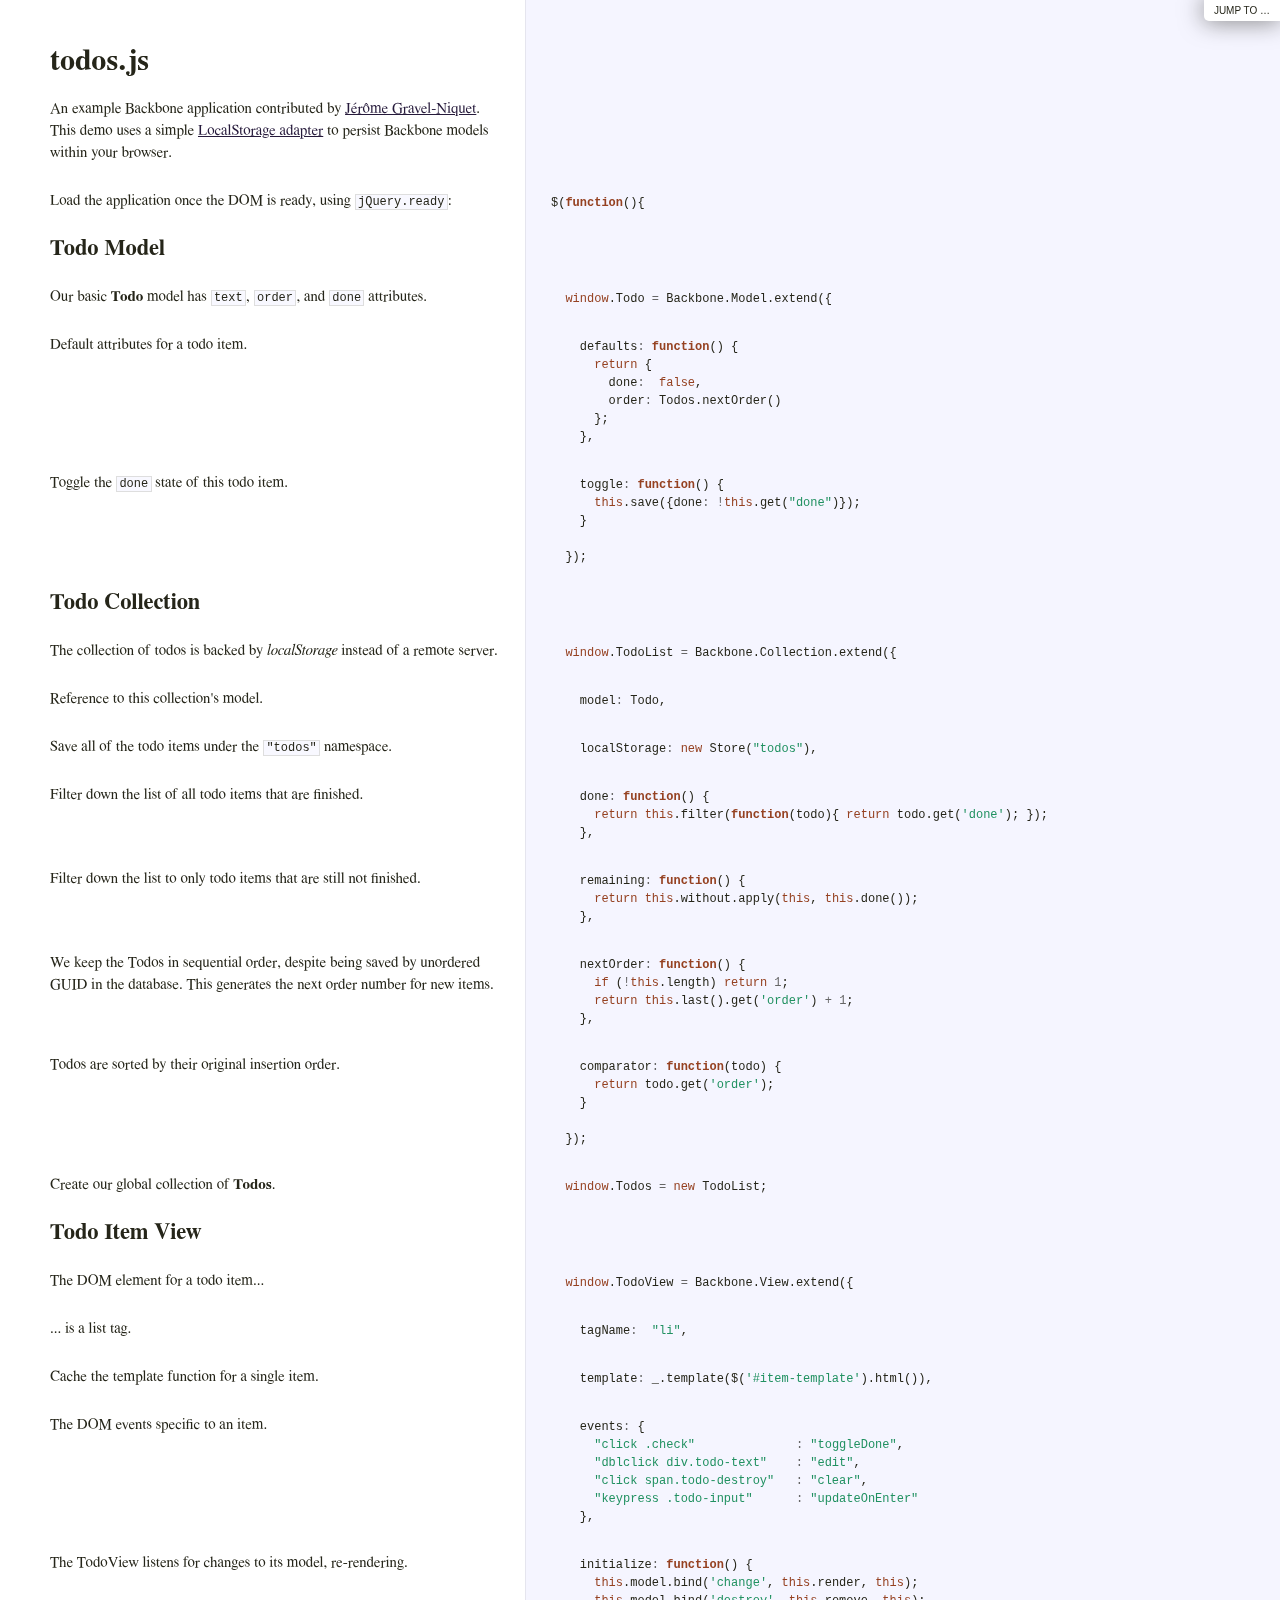
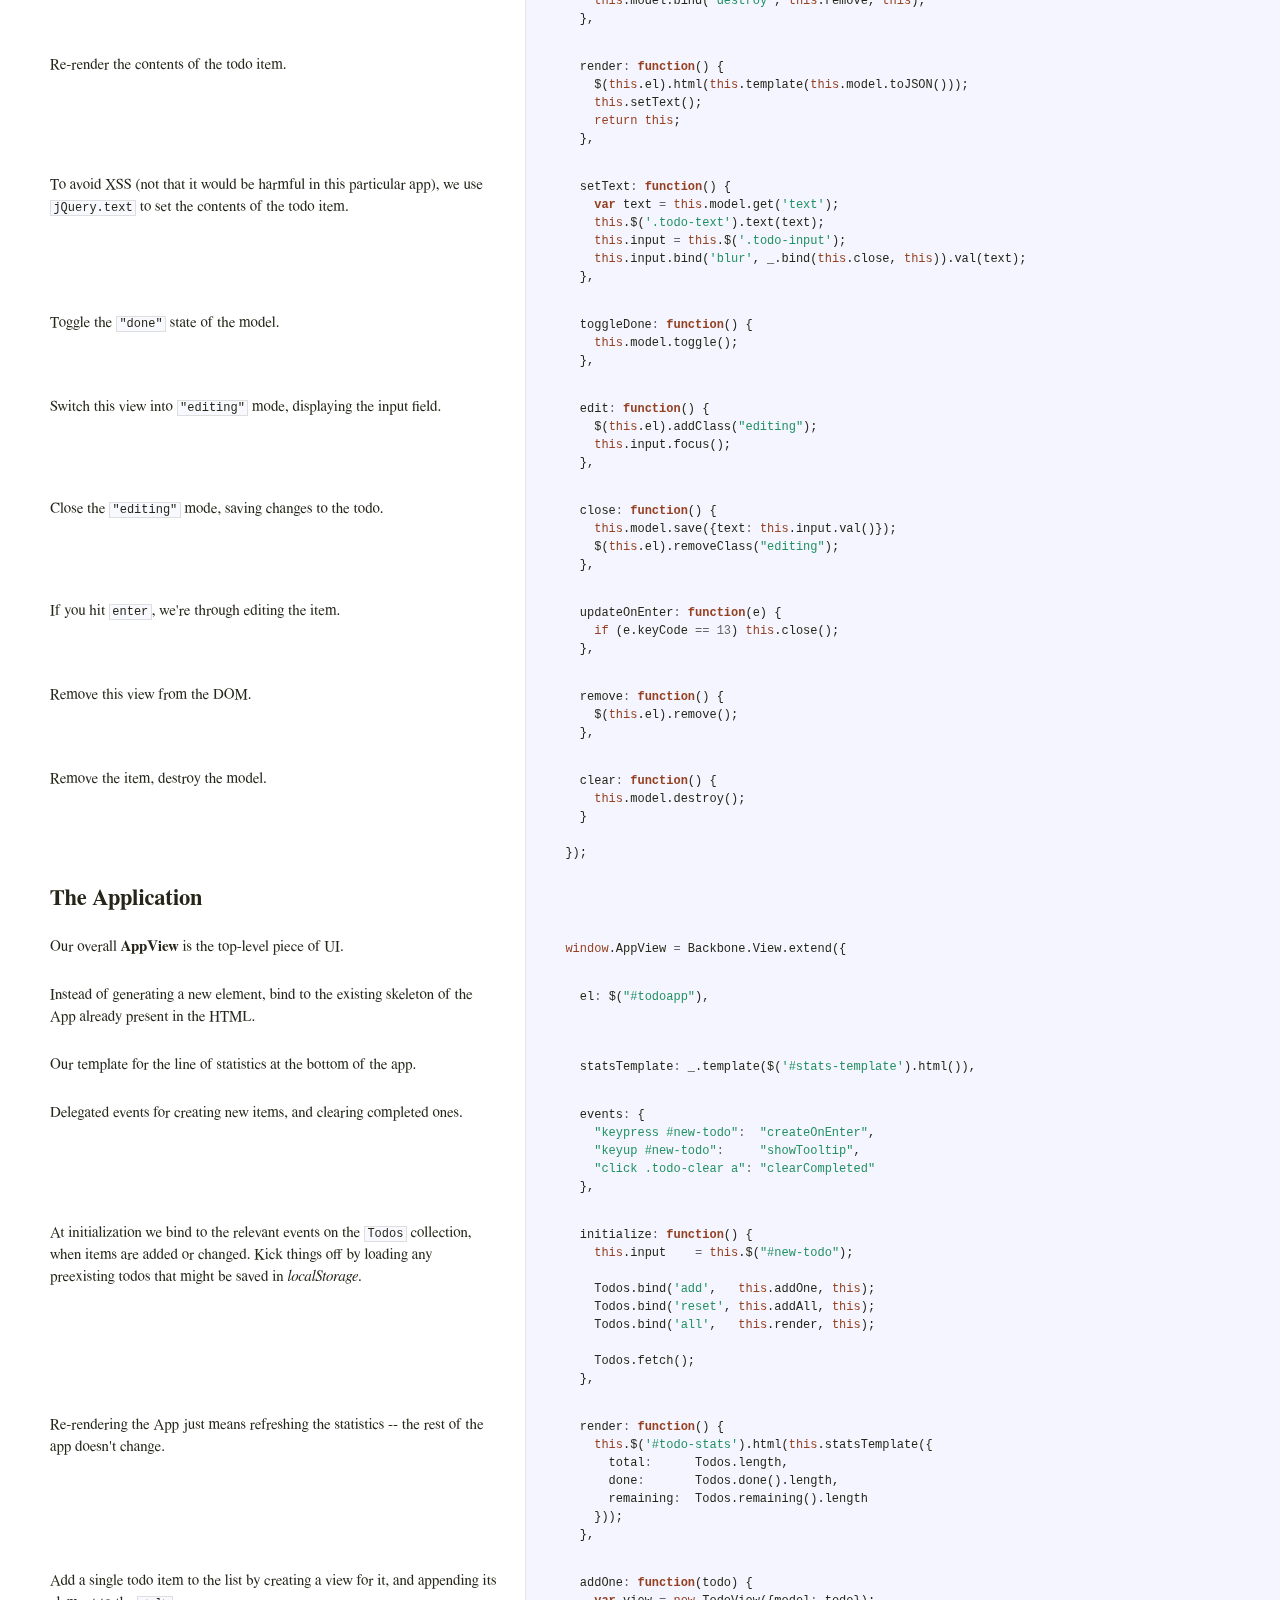
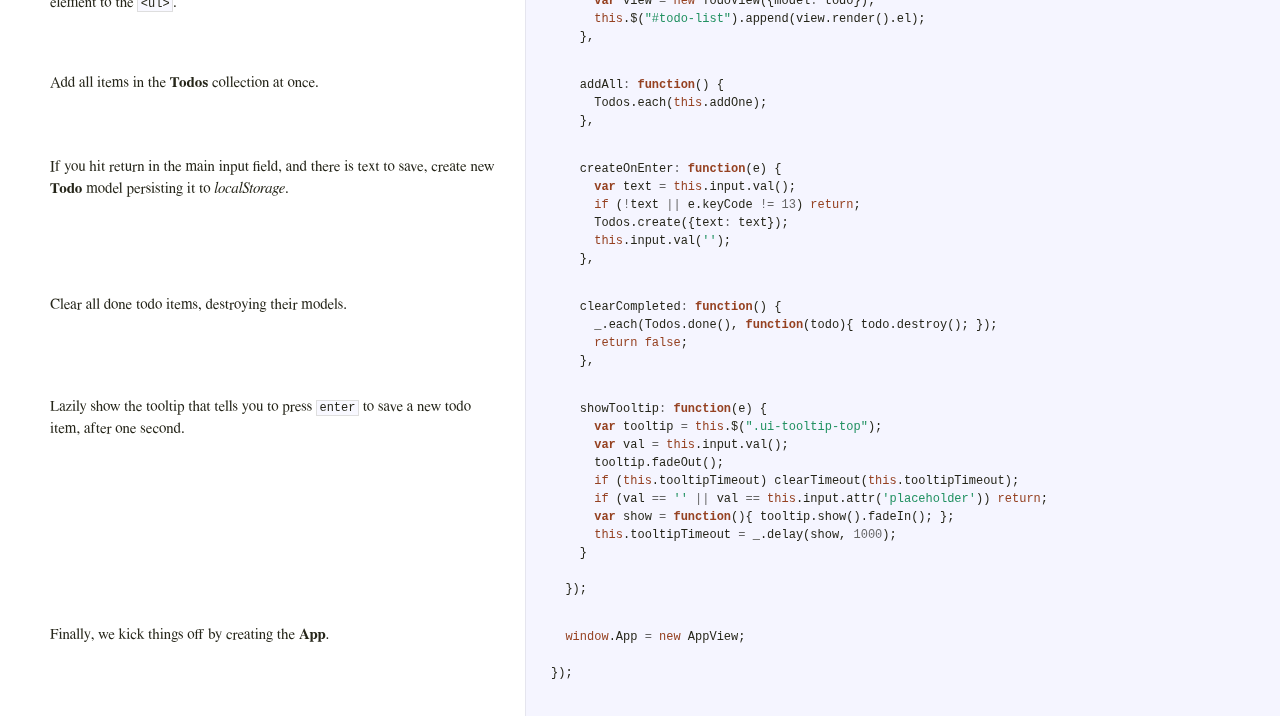
<file: static/backbone/docs/todos.html>
<!DOCTYPE html>  <html> <head>   <title>todos.js</title>   <meta http-equiv="content-type" content="text/html; charset=UTF-8">   <link rel="stylesheet" media="all" href="docco.css" /> </head> <body>   <div id="container">     <div id="background"></div>            <div id="jump_to">         Jump To &hellip;         <div id="jump_wrapper">           <div id="jump_page">                                           <a class="source" href="backbone-localstorage.html">                 backbone-localstorage.js               </a>                                           <a class="source" href="todos.html">                 todos.js               </a>                        </div>         </div>       </div>          <table cellpadding="0" cellspacing="0">       <thead>         <tr>           <th class="docs">             <h1>               todos.js             </h1>           </th>           <th class="code">           </th>         </tr>       </thead>       <tbody>                               <tr id="section-1">             <td class="docs">               <div class="pilwrap">                 <a class="pilcrow" href="#section-1">&#182;</a>               </div>               <p>An example Backbone application contributed by
<a href="http://jgn.me/">Jérôme Gravel-Niquet</a>. This demo uses a simple
<a href="backbone-localstorage.html">LocalStorage adapter</a>
to persist Backbone models within your browser.</p>             </td>             <td class="code">               <div class="highlight"><pre></pre></div>             </td>           </tr>                               <tr id="section-2">             <td class="docs">               <div class="pilwrap">                 <a class="pilcrow" href="#section-2">&#182;</a>               </div>               <p>Load the application once the DOM is ready, using <code>jQuery.ready</code>:</p>             </td>             <td class="code">               <div class="highlight"><pre><span class="nx">$</span><span class="p">(</span><span class="kd">function</span><span class="p">(){</span></pre></div>             </td>           </tr>                               <tr id="section-3">             <td class="docs">               <div class="pilwrap">                 <a class="pilcrow" href="#section-3">&#182;</a>               </div>               <h2>Todo Model</h2>             </td>             <td class="code">               <div class="highlight"><pre></pre></div>             </td>           </tr>                               <tr id="section-4">             <td class="docs">               <div class="pilwrap">                 <a class="pilcrow" href="#section-4">&#182;</a>               </div>               <p>Our basic <strong>Todo</strong> model has <code>text</code>, <code>order</code>, and <code>done</code> attributes.</p>             </td>             <td class="code">               <div class="highlight"><pre>  <span class="nb">window</span><span class="p">.</span><span class="nx">Todo</span> <span class="o">=</span> <span class="nx">Backbone</span><span class="p">.</span><span class="nx">Model</span><span class="p">.</span><span class="nx">extend</span><span class="p">({</span></pre></div>             </td>           </tr>                               <tr id="section-5">             <td class="docs">               <div class="pilwrap">                 <a class="pilcrow" href="#section-5">&#182;</a>               </div>               <p>Default attributes for a todo item.</p>             </td>             <td class="code">               <div class="highlight"><pre>    <span class="nx">defaults</span><span class="o">:</span> <span class="kd">function</span><span class="p">()</span> <span class="p">{</span>
      <span class="k">return</span> <span class="p">{</span>
        <span class="nx">done</span><span class="o">:</span>  <span class="kc">false</span><span class="p">,</span>
        <span class="nx">order</span><span class="o">:</span> <span class="nx">Todos</span><span class="p">.</span><span class="nx">nextOrder</span><span class="p">()</span>
      <span class="p">};</span>
    <span class="p">},</span></pre></div>             </td>           </tr>                               <tr id="section-6">             <td class="docs">               <div class="pilwrap">                 <a class="pilcrow" href="#section-6">&#182;</a>               </div>               <p>Toggle the <code>done</code> state of this todo item.</p>             </td>             <td class="code">               <div class="highlight"><pre>    <span class="nx">toggle</span><span class="o">:</span> <span class="kd">function</span><span class="p">()</span> <span class="p">{</span>
      <span class="k">this</span><span class="p">.</span><span class="nx">save</span><span class="p">({</span><span class="nx">done</span><span class="o">:</span> <span class="o">!</span><span class="k">this</span><span class="p">.</span><span class="nx">get</span><span class="p">(</span><span class="s2">&quot;done&quot;</span><span class="p">)});</span>
    <span class="p">}</span>

  <span class="p">});</span></pre></div>             </td>           </tr>                               <tr id="section-7">             <td class="docs">               <div class="pilwrap">                 <a class="pilcrow" href="#section-7">&#182;</a>               </div>               <h2>Todo Collection</h2>             </td>             <td class="code">               <div class="highlight"><pre></pre></div>             </td>           </tr>                               <tr id="section-8">             <td class="docs">               <div class="pilwrap">                 <a class="pilcrow" href="#section-8">&#182;</a>               </div>               <p>The collection of todos is backed by <em>localStorage</em> instead of a remote
server.</p>             </td>             <td class="code">               <div class="highlight"><pre>  <span class="nb">window</span><span class="p">.</span><span class="nx">TodoList</span> <span class="o">=</span> <span class="nx">Backbone</span><span class="p">.</span><span class="nx">Collection</span><span class="p">.</span><span class="nx">extend</span><span class="p">({</span></pre></div>             </td>           </tr>                               <tr id="section-9">             <td class="docs">               <div class="pilwrap">                 <a class="pilcrow" href="#section-9">&#182;</a>               </div>               <p>Reference to this collection's model.</p>             </td>             <td class="code">               <div class="highlight"><pre>    <span class="nx">model</span><span class="o">:</span> <span class="nx">Todo</span><span class="p">,</span></pre></div>             </td>           </tr>                               <tr id="section-10">             <td class="docs">               <div class="pilwrap">                 <a class="pilcrow" href="#section-10">&#182;</a>               </div>               <p>Save all of the todo items under the <code>"todos"</code> namespace.</p>             </td>             <td class="code">               <div class="highlight"><pre>    <span class="nx">localStorage</span><span class="o">:</span> <span class="k">new</span> <span class="nx">Store</span><span class="p">(</span><span class="s2">&quot;todos&quot;</span><span class="p">),</span></pre></div>             </td>           </tr>                               <tr id="section-11">             <td class="docs">               <div class="pilwrap">                 <a class="pilcrow" href="#section-11">&#182;</a>               </div>               <p>Filter down the list of all todo items that are finished.</p>             </td>             <td class="code">               <div class="highlight"><pre>    <span class="nx">done</span><span class="o">:</span> <span class="kd">function</span><span class="p">()</span> <span class="p">{</span>
      <span class="k">return</span> <span class="k">this</span><span class="p">.</span><span class="nx">filter</span><span class="p">(</span><span class="kd">function</span><span class="p">(</span><span class="nx">todo</span><span class="p">){</span> <span class="k">return</span> <span class="nx">todo</span><span class="p">.</span><span class="nx">get</span><span class="p">(</span><span class="s1">&#39;done&#39;</span><span class="p">);</span> <span class="p">});</span>
    <span class="p">},</span></pre></div>             </td>           </tr>                               <tr id="section-12">             <td class="docs">               <div class="pilwrap">                 <a class="pilcrow" href="#section-12">&#182;</a>               </div>               <p>Filter down the list to only todo items that are still not finished.</p>             </td>             <td class="code">               <div class="highlight"><pre>    <span class="nx">remaining</span><span class="o">:</span> <span class="kd">function</span><span class="p">()</span> <span class="p">{</span>
      <span class="k">return</span> <span class="k">this</span><span class="p">.</span><span class="nx">without</span><span class="p">.</span><span class="nx">apply</span><span class="p">(</span><span class="k">this</span><span class="p">,</span> <span class="k">this</span><span class="p">.</span><span class="nx">done</span><span class="p">());</span>
    <span class="p">},</span></pre></div>             </td>           </tr>                               <tr id="section-13">             <td class="docs">               <div class="pilwrap">                 <a class="pilcrow" href="#section-13">&#182;</a>               </div>               <p>We keep the Todos in sequential order, despite being saved by unordered
GUID in the database. This generates the next order number for new items.</p>             </td>             <td class="code">               <div class="highlight"><pre>    <span class="nx">nextOrder</span><span class="o">:</span> <span class="kd">function</span><span class="p">()</span> <span class="p">{</span>
      <span class="k">if</span> <span class="p">(</span><span class="o">!</span><span class="k">this</span><span class="p">.</span><span class="nx">length</span><span class="p">)</span> <span class="k">return</span> <span class="mi">1</span><span class="p">;</span>
      <span class="k">return</span> <span class="k">this</span><span class="p">.</span><span class="nx">last</span><span class="p">().</span><span class="nx">get</span><span class="p">(</span><span class="s1">&#39;order&#39;</span><span class="p">)</span> <span class="o">+</span> <span class="mi">1</span><span class="p">;</span>
    <span class="p">},</span></pre></div>             </td>           </tr>                               <tr id="section-14">             <td class="docs">               <div class="pilwrap">                 <a class="pilcrow" href="#section-14">&#182;</a>               </div>               <p>Todos are sorted by their original insertion order.</p>             </td>             <td class="code">               <div class="highlight"><pre>    <span class="nx">comparator</span><span class="o">:</span> <span class="kd">function</span><span class="p">(</span><span class="nx">todo</span><span class="p">)</span> <span class="p">{</span>
      <span class="k">return</span> <span class="nx">todo</span><span class="p">.</span><span class="nx">get</span><span class="p">(</span><span class="s1">&#39;order&#39;</span><span class="p">);</span>
    <span class="p">}</span>

  <span class="p">});</span></pre></div>             </td>           </tr>                               <tr id="section-15">             <td class="docs">               <div class="pilwrap">                 <a class="pilcrow" href="#section-15">&#182;</a>               </div>               <p>Create our global collection of <strong>Todos</strong>.</p>             </td>             <td class="code">               <div class="highlight"><pre>  <span class="nb">window</span><span class="p">.</span><span class="nx">Todos</span> <span class="o">=</span> <span class="k">new</span> <span class="nx">TodoList</span><span class="p">;</span></pre></div>             </td>           </tr>                               <tr id="section-16">             <td class="docs">               <div class="pilwrap">                 <a class="pilcrow" href="#section-16">&#182;</a>               </div>               <h2>Todo Item View</h2>             </td>             <td class="code">               <div class="highlight"><pre></pre></div>             </td>           </tr>                               <tr id="section-17">             <td class="docs">               <div class="pilwrap">                 <a class="pilcrow" href="#section-17">&#182;</a>               </div>               <p>The DOM element for a todo item...</p>             </td>             <td class="code">               <div class="highlight"><pre>  <span class="nb">window</span><span class="p">.</span><span class="nx">TodoView</span> <span class="o">=</span> <span class="nx">Backbone</span><span class="p">.</span><span class="nx">View</span><span class="p">.</span><span class="nx">extend</span><span class="p">({</span></pre></div>             </td>           </tr>                               <tr id="section-18">             <td class="docs">               <div class="pilwrap">                 <a class="pilcrow" href="#section-18">&#182;</a>               </div>               <p>... is a list tag.</p>             </td>             <td class="code">               <div class="highlight"><pre>    <span class="nx">tagName</span><span class="o">:</span>  <span class="s2">&quot;li&quot;</span><span class="p">,</span></pre></div>             </td>           </tr>                               <tr id="section-19">             <td class="docs">               <div class="pilwrap">                 <a class="pilcrow" href="#section-19">&#182;</a>               </div>               <p>Cache the template function for a single item.</p>             </td>             <td class="code">               <div class="highlight"><pre>    <span class="nx">template</span><span class="o">:</span> <span class="nx">_</span><span class="p">.</span><span class="nx">template</span><span class="p">(</span><span class="nx">$</span><span class="p">(</span><span class="s1">&#39;#item-template&#39;</span><span class="p">).</span><span class="nx">html</span><span class="p">()),</span></pre></div>             </td>           </tr>                               <tr id="section-20">             <td class="docs">               <div class="pilwrap">                 <a class="pilcrow" href="#section-20">&#182;</a>               </div>               <p>The DOM events specific to an item.</p>             </td>             <td class="code">               <div class="highlight"><pre>    <span class="nx">events</span><span class="o">:</span> <span class="p">{</span>
      <span class="s2">&quot;click .check&quot;</span>              <span class="o">:</span> <span class="s2">&quot;toggleDone&quot;</span><span class="p">,</span>
      <span class="s2">&quot;dblclick div.todo-text&quot;</span>    <span class="o">:</span> <span class="s2">&quot;edit&quot;</span><span class="p">,</span>
      <span class="s2">&quot;click span.todo-destroy&quot;</span>   <span class="o">:</span> <span class="s2">&quot;clear&quot;</span><span class="p">,</span>
      <span class="s2">&quot;keypress .todo-input&quot;</span>      <span class="o">:</span> <span class="s2">&quot;updateOnEnter&quot;</span>
    <span class="p">},</span></pre></div>             </td>           </tr>                               <tr id="section-21">             <td class="docs">               <div class="pilwrap">                 <a class="pilcrow" href="#section-21">&#182;</a>               </div>               <p>The TodoView listens for changes to its model, re-rendering.</p>             </td>             <td class="code">               <div class="highlight"><pre>    <span class="nx">initialize</span><span class="o">:</span> <span class="kd">function</span><span class="p">()</span> <span class="p">{</span>
      <span class="k">this</span><span class="p">.</span><span class="nx">model</span><span class="p">.</span><span class="nx">bind</span><span class="p">(</span><span class="s1">&#39;change&#39;</span><span class="p">,</span> <span class="k">this</span><span class="p">.</span><span class="nx">render</span><span class="p">,</span> <span class="k">this</span><span class="p">);</span>
      <span class="k">this</span><span class="p">.</span><span class="nx">model</span><span class="p">.</span><span class="nx">bind</span><span class="p">(</span><span class="s1">&#39;destroy&#39;</span><span class="p">,</span> <span class="k">this</span><span class="p">.</span><span class="nx">remove</span><span class="p">,</span> <span class="k">this</span><span class="p">);</span>
    <span class="p">},</span></pre></div>             </td>           </tr>                               <tr id="section-22">             <td class="docs">               <div class="pilwrap">                 <a class="pilcrow" href="#section-22">&#182;</a>               </div>               <p>Re-render the contents of the todo item.</p>             </td>             <td class="code">               <div class="highlight"><pre>    <span class="nx">render</span><span class="o">:</span> <span class="kd">function</span><span class="p">()</span> <span class="p">{</span>
      <span class="nx">$</span><span class="p">(</span><span class="k">this</span><span class="p">.</span><span class="nx">el</span><span class="p">).</span><span class="nx">html</span><span class="p">(</span><span class="k">this</span><span class="p">.</span><span class="nx">template</span><span class="p">(</span><span class="k">this</span><span class="p">.</span><span class="nx">model</span><span class="p">.</span><span class="nx">toJSON</span><span class="p">()));</span>
      <span class="k">this</span><span class="p">.</span><span class="nx">setText</span><span class="p">();</span>
      <span class="k">return</span> <span class="k">this</span><span class="p">;</span>
    <span class="p">},</span></pre></div>             </td>           </tr>                               <tr id="section-23">             <td class="docs">               <div class="pilwrap">                 <a class="pilcrow" href="#section-23">&#182;</a>               </div>               <p>To avoid XSS (not that it would be harmful in this particular app),
we use <code>jQuery.text</code> to set the contents of the todo item.</p>             </td>             <td class="code">               <div class="highlight"><pre>    <span class="nx">setText</span><span class="o">:</span> <span class="kd">function</span><span class="p">()</span> <span class="p">{</span>
      <span class="kd">var</span> <span class="nx">text</span> <span class="o">=</span> <span class="k">this</span><span class="p">.</span><span class="nx">model</span><span class="p">.</span><span class="nx">get</span><span class="p">(</span><span class="s1">&#39;text&#39;</span><span class="p">);</span>
      <span class="k">this</span><span class="p">.</span><span class="nx">$</span><span class="p">(</span><span class="s1">&#39;.todo-text&#39;</span><span class="p">).</span><span class="nx">text</span><span class="p">(</span><span class="nx">text</span><span class="p">);</span>
      <span class="k">this</span><span class="p">.</span><span class="nx">input</span> <span class="o">=</span> <span class="k">this</span><span class="p">.</span><span class="nx">$</span><span class="p">(</span><span class="s1">&#39;.todo-input&#39;</span><span class="p">);</span>
      <span class="k">this</span><span class="p">.</span><span class="nx">input</span><span class="p">.</span><span class="nx">bind</span><span class="p">(</span><span class="s1">&#39;blur&#39;</span><span class="p">,</span> <span class="nx">_</span><span class="p">.</span><span class="nx">bind</span><span class="p">(</span><span class="k">this</span><span class="p">.</span><span class="nx">close</span><span class="p">,</span> <span class="k">this</span><span class="p">)).</span><span class="nx">val</span><span class="p">(</span><span class="nx">text</span><span class="p">);</span>
    <span class="p">},</span></pre></div>             </td>           </tr>                               <tr id="section-24">             <td class="docs">               <div class="pilwrap">                 <a class="pilcrow" href="#section-24">&#182;</a>               </div>               <p>Toggle the <code>"done"</code> state of the model.</p>             </td>             <td class="code">               <div class="highlight"><pre>    <span class="nx">toggleDone</span><span class="o">:</span> <span class="kd">function</span><span class="p">()</span> <span class="p">{</span>
      <span class="k">this</span><span class="p">.</span><span class="nx">model</span><span class="p">.</span><span class="nx">toggle</span><span class="p">();</span>
    <span class="p">},</span></pre></div>             </td>           </tr>                               <tr id="section-25">             <td class="docs">               <div class="pilwrap">                 <a class="pilcrow" href="#section-25">&#182;</a>               </div>               <p>Switch this view into <code>"editing"</code> mode, displaying the input field.</p>             </td>             <td class="code">               <div class="highlight"><pre>    <span class="nx">edit</span><span class="o">:</span> <span class="kd">function</span><span class="p">()</span> <span class="p">{</span>
      <span class="nx">$</span><span class="p">(</span><span class="k">this</span><span class="p">.</span><span class="nx">el</span><span class="p">).</span><span class="nx">addClass</span><span class="p">(</span><span class="s2">&quot;editing&quot;</span><span class="p">);</span>
      <span class="k">this</span><span class="p">.</span><span class="nx">input</span><span class="p">.</span><span class="nx">focus</span><span class="p">();</span>
    <span class="p">},</span></pre></div>             </td>           </tr>                               <tr id="section-26">             <td class="docs">               <div class="pilwrap">                 <a class="pilcrow" href="#section-26">&#182;</a>               </div>               <p>Close the <code>"editing"</code> mode, saving changes to the todo.</p>             </td>             <td class="code">               <div class="highlight"><pre>    <span class="nx">close</span><span class="o">:</span> <span class="kd">function</span><span class="p">()</span> <span class="p">{</span>
      <span class="k">this</span><span class="p">.</span><span class="nx">model</span><span class="p">.</span><span class="nx">save</span><span class="p">({</span><span class="nx">text</span><span class="o">:</span> <span class="k">this</span><span class="p">.</span><span class="nx">input</span><span class="p">.</span><span class="nx">val</span><span class="p">()});</span>
      <span class="nx">$</span><span class="p">(</span><span class="k">this</span><span class="p">.</span><span class="nx">el</span><span class="p">).</span><span class="nx">removeClass</span><span class="p">(</span><span class="s2">&quot;editing&quot;</span><span class="p">);</span>
    <span class="p">},</span></pre></div>             </td>           </tr>                               <tr id="section-27">             <td class="docs">               <div class="pilwrap">                 <a class="pilcrow" href="#section-27">&#182;</a>               </div>               <p>If you hit <code>enter</code>, we're through editing the item.</p>             </td>             <td class="code">               <div class="highlight"><pre>    <span class="nx">updateOnEnter</span><span class="o">:</span> <span class="kd">function</span><span class="p">(</span><span class="nx">e</span><span class="p">)</span> <span class="p">{</span>
      <span class="k">if</span> <span class="p">(</span><span class="nx">e</span><span class="p">.</span><span class="nx">keyCode</span> <span class="o">==</span> <span class="mi">13</span><span class="p">)</span> <span class="k">this</span><span class="p">.</span><span class="nx">close</span><span class="p">();</span>
    <span class="p">},</span></pre></div>             </td>           </tr>                               <tr id="section-28">             <td class="docs">               <div class="pilwrap">                 <a class="pilcrow" href="#section-28">&#182;</a>               </div>               <p>Remove this view from the DOM.</p>             </td>             <td class="code">               <div class="highlight"><pre>    <span class="nx">remove</span><span class="o">:</span> <span class="kd">function</span><span class="p">()</span> <span class="p">{</span>
      <span class="nx">$</span><span class="p">(</span><span class="k">this</span><span class="p">.</span><span class="nx">el</span><span class="p">).</span><span class="nx">remove</span><span class="p">();</span>
    <span class="p">},</span></pre></div>             </td>           </tr>                               <tr id="section-29">             <td class="docs">               <div class="pilwrap">                 <a class="pilcrow" href="#section-29">&#182;</a>               </div>               <p>Remove the item, destroy the model.</p>             </td>             <td class="code">               <div class="highlight"><pre>    <span class="nx">clear</span><span class="o">:</span> <span class="kd">function</span><span class="p">()</span> <span class="p">{</span>
      <span class="k">this</span><span class="p">.</span><span class="nx">model</span><span class="p">.</span><span class="nx">destroy</span><span class="p">();</span>
    <span class="p">}</span>

  <span class="p">});</span></pre></div>             </td>           </tr>                               <tr id="section-30">             <td class="docs">               <div class="pilwrap">                 <a class="pilcrow" href="#section-30">&#182;</a>               </div>               <h2>The Application</h2>             </td>             <td class="code">               <div class="highlight"><pre></pre></div>             </td>           </tr>                               <tr id="section-31">             <td class="docs">               <div class="pilwrap">                 <a class="pilcrow" href="#section-31">&#182;</a>               </div>               <p>Our overall <strong>AppView</strong> is the top-level piece of UI.</p>             </td>             <td class="code">               <div class="highlight"><pre>  <span class="nb">window</span><span class="p">.</span><span class="nx">AppView</span> <span class="o">=</span> <span class="nx">Backbone</span><span class="p">.</span><span class="nx">View</span><span class="p">.</span><span class="nx">extend</span><span class="p">({</span></pre></div>             </td>           </tr>                               <tr id="section-32">             <td class="docs">               <div class="pilwrap">                 <a class="pilcrow" href="#section-32">&#182;</a>               </div>               <p>Instead of generating a new element, bind to the existing skeleton of
the App already present in the HTML.</p>             </td>             <td class="code">               <div class="highlight"><pre>    <span class="nx">el</span><span class="o">:</span> <span class="nx">$</span><span class="p">(</span><span class="s2">&quot;#todoapp&quot;</span><span class="p">),</span></pre></div>             </td>           </tr>                               <tr id="section-33">             <td class="docs">               <div class="pilwrap">                 <a class="pilcrow" href="#section-33">&#182;</a>               </div>               <p>Our template for the line of statistics at the bottom of the app.</p>             </td>             <td class="code">               <div class="highlight"><pre>    <span class="nx">statsTemplate</span><span class="o">:</span> <span class="nx">_</span><span class="p">.</span><span class="nx">template</span><span class="p">(</span><span class="nx">$</span><span class="p">(</span><span class="s1">&#39;#stats-template&#39;</span><span class="p">).</span><span class="nx">html</span><span class="p">()),</span></pre></div>             </td>           </tr>                               <tr id="section-34">             <td class="docs">               <div class="pilwrap">                 <a class="pilcrow" href="#section-34">&#182;</a>               </div>               <p>Delegated events for creating new items, and clearing completed ones.</p>             </td>             <td class="code">               <div class="highlight"><pre>    <span class="nx">events</span><span class="o">:</span> <span class="p">{</span>
      <span class="s2">&quot;keypress #new-todo&quot;</span><span class="o">:</span>  <span class="s2">&quot;createOnEnter&quot;</span><span class="p">,</span>
      <span class="s2">&quot;keyup #new-todo&quot;</span><span class="o">:</span>     <span class="s2">&quot;showTooltip&quot;</span><span class="p">,</span>
      <span class="s2">&quot;click .todo-clear a&quot;</span><span class="o">:</span> <span class="s2">&quot;clearCompleted&quot;</span>
    <span class="p">},</span></pre></div>             </td>           </tr>                               <tr id="section-35">             <td class="docs">               <div class="pilwrap">                 <a class="pilcrow" href="#section-35">&#182;</a>               </div>               <p>At initialization we bind to the relevant events on the <code>Todos</code>
collection, when items are added or changed. Kick things off by
loading any preexisting todos that might be saved in <em>localStorage</em>.</p>             </td>             <td class="code">               <div class="highlight"><pre>    <span class="nx">initialize</span><span class="o">:</span> <span class="kd">function</span><span class="p">()</span> <span class="p">{</span>
      <span class="k">this</span><span class="p">.</span><span class="nx">input</span>    <span class="o">=</span> <span class="k">this</span><span class="p">.</span><span class="nx">$</span><span class="p">(</span><span class="s2">&quot;#new-todo&quot;</span><span class="p">);</span>

      <span class="nx">Todos</span><span class="p">.</span><span class="nx">bind</span><span class="p">(</span><span class="s1">&#39;add&#39;</span><span class="p">,</span>   <span class="k">this</span><span class="p">.</span><span class="nx">addOne</span><span class="p">,</span> <span class="k">this</span><span class="p">);</span>
      <span class="nx">Todos</span><span class="p">.</span><span class="nx">bind</span><span class="p">(</span><span class="s1">&#39;reset&#39;</span><span class="p">,</span> <span class="k">this</span><span class="p">.</span><span class="nx">addAll</span><span class="p">,</span> <span class="k">this</span><span class="p">);</span>
      <span class="nx">Todos</span><span class="p">.</span><span class="nx">bind</span><span class="p">(</span><span class="s1">&#39;all&#39;</span><span class="p">,</span>   <span class="k">this</span><span class="p">.</span><span class="nx">render</span><span class="p">,</span> <span class="k">this</span><span class="p">);</span>

      <span class="nx">Todos</span><span class="p">.</span><span class="nx">fetch</span><span class="p">();</span>
    <span class="p">},</span></pre></div>             </td>           </tr>                               <tr id="section-36">             <td class="docs">               <div class="pilwrap">                 <a class="pilcrow" href="#section-36">&#182;</a>               </div>               <p>Re-rendering the App just means refreshing the statistics -- the rest
of the app doesn't change.</p>             </td>             <td class="code">               <div class="highlight"><pre>    <span class="nx">render</span><span class="o">:</span> <span class="kd">function</span><span class="p">()</span> <span class="p">{</span>
      <span class="k">this</span><span class="p">.</span><span class="nx">$</span><span class="p">(</span><span class="s1">&#39;#todo-stats&#39;</span><span class="p">).</span><span class="nx">html</span><span class="p">(</span><span class="k">this</span><span class="p">.</span><span class="nx">statsTemplate</span><span class="p">({</span>
        <span class="nx">total</span><span class="o">:</span>      <span class="nx">Todos</span><span class="p">.</span><span class="nx">length</span><span class="p">,</span>
        <span class="nx">done</span><span class="o">:</span>       <span class="nx">Todos</span><span class="p">.</span><span class="nx">done</span><span class="p">().</span><span class="nx">length</span><span class="p">,</span>
        <span class="nx">remaining</span><span class="o">:</span>  <span class="nx">Todos</span><span class="p">.</span><span class="nx">remaining</span><span class="p">().</span><span class="nx">length</span>
      <span class="p">}));</span>
    <span class="p">},</span></pre></div>             </td>           </tr>                               <tr id="section-37">             <td class="docs">               <div class="pilwrap">                 <a class="pilcrow" href="#section-37">&#182;</a>               </div>               <p>Add a single todo item to the list by creating a view for it, and
appending its element to the <code>&lt;ul&gt;</code>.</p>             </td>             <td class="code">               <div class="highlight"><pre>    <span class="nx">addOne</span><span class="o">:</span> <span class="kd">function</span><span class="p">(</span><span class="nx">todo</span><span class="p">)</span> <span class="p">{</span>
      <span class="kd">var</span> <span class="nx">view</span> <span class="o">=</span> <span class="k">new</span> <span class="nx">TodoView</span><span class="p">({</span><span class="nx">model</span><span class="o">:</span> <span class="nx">todo</span><span class="p">});</span>
      <span class="k">this</span><span class="p">.</span><span class="nx">$</span><span class="p">(</span><span class="s2">&quot;#todo-list&quot;</span><span class="p">).</span><span class="nx">append</span><span class="p">(</span><span class="nx">view</span><span class="p">.</span><span class="nx">render</span><span class="p">().</span><span class="nx">el</span><span class="p">);</span>
    <span class="p">},</span></pre></div>             </td>           </tr>                               <tr id="section-38">             <td class="docs">               <div class="pilwrap">                 <a class="pilcrow" href="#section-38">&#182;</a>               </div>               <p>Add all items in the <strong>Todos</strong> collection at once.</p>             </td>             <td class="code">               <div class="highlight"><pre>    <span class="nx">addAll</span><span class="o">:</span> <span class="kd">function</span><span class="p">()</span> <span class="p">{</span>
      <span class="nx">Todos</span><span class="p">.</span><span class="nx">each</span><span class="p">(</span><span class="k">this</span><span class="p">.</span><span class="nx">addOne</span><span class="p">);</span>
    <span class="p">},</span></pre></div>             </td>           </tr>                               <tr id="section-39">             <td class="docs">               <div class="pilwrap">                 <a class="pilcrow" href="#section-39">&#182;</a>               </div>               <p>If you hit return in the main input field, and there is text to save,
create new <strong>Todo</strong> model persisting it to <em>localStorage</em>.</p>             </td>             <td class="code">               <div class="highlight"><pre>    <span class="nx">createOnEnter</span><span class="o">:</span> <span class="kd">function</span><span class="p">(</span><span class="nx">e</span><span class="p">)</span> <span class="p">{</span>
      <span class="kd">var</span> <span class="nx">text</span> <span class="o">=</span> <span class="k">this</span><span class="p">.</span><span class="nx">input</span><span class="p">.</span><span class="nx">val</span><span class="p">();</span>
      <span class="k">if</span> <span class="p">(</span><span class="o">!</span><span class="nx">text</span> <span class="o">||</span> <span class="nx">e</span><span class="p">.</span><span class="nx">keyCode</span> <span class="o">!=</span> <span class="mi">13</span><span class="p">)</span> <span class="k">return</span><span class="p">;</span>
      <span class="nx">Todos</span><span class="p">.</span><span class="nx">create</span><span class="p">({</span><span class="nx">text</span><span class="o">:</span> <span class="nx">text</span><span class="p">});</span>
      <span class="k">this</span><span class="p">.</span><span class="nx">input</span><span class="p">.</span><span class="nx">val</span><span class="p">(</span><span class="s1">&#39;&#39;</span><span class="p">);</span>
    <span class="p">},</span></pre></div>             </td>           </tr>                               <tr id="section-40">             <td class="docs">               <div class="pilwrap">                 <a class="pilcrow" href="#section-40">&#182;</a>               </div>               <p>Clear all done todo items, destroying their models.</p>             </td>             <td class="code">               <div class="highlight"><pre>    <span class="nx">clearCompleted</span><span class="o">:</span> <span class="kd">function</span><span class="p">()</span> <span class="p">{</span>
      <span class="nx">_</span><span class="p">.</span><span class="nx">each</span><span class="p">(</span><span class="nx">Todos</span><span class="p">.</span><span class="nx">done</span><span class="p">(),</span> <span class="kd">function</span><span class="p">(</span><span class="nx">todo</span><span class="p">){</span> <span class="nx">todo</span><span class="p">.</span><span class="nx">destroy</span><span class="p">();</span> <span class="p">});</span>
      <span class="k">return</span> <span class="kc">false</span><span class="p">;</span>
    <span class="p">},</span></pre></div>             </td>           </tr>                               <tr id="section-41">             <td class="docs">               <div class="pilwrap">                 <a class="pilcrow" href="#section-41">&#182;</a>               </div>               <p>Lazily show the tooltip that tells you to press <code>enter</code> to save
a new todo item, after one second.</p>             </td>             <td class="code">               <div class="highlight"><pre>    <span class="nx">showTooltip</span><span class="o">:</span> <span class="kd">function</span><span class="p">(</span><span class="nx">e</span><span class="p">)</span> <span class="p">{</span>
      <span class="kd">var</span> <span class="nx">tooltip</span> <span class="o">=</span> <span class="k">this</span><span class="p">.</span><span class="nx">$</span><span class="p">(</span><span class="s2">&quot;.ui-tooltip-top&quot;</span><span class="p">);</span>
      <span class="kd">var</span> <span class="nx">val</span> <span class="o">=</span> <span class="k">this</span><span class="p">.</span><span class="nx">input</span><span class="p">.</span><span class="nx">val</span><span class="p">();</span>
      <span class="nx">tooltip</span><span class="p">.</span><span class="nx">fadeOut</span><span class="p">();</span>
      <span class="k">if</span> <span class="p">(</span><span class="k">this</span><span class="p">.</span><span class="nx">tooltipTimeout</span><span class="p">)</span> <span class="nx">clearTimeout</span><span class="p">(</span><span class="k">this</span><span class="p">.</span><span class="nx">tooltipTimeout</span><span class="p">);</span>
      <span class="k">if</span> <span class="p">(</span><span class="nx">val</span> <span class="o">==</span> <span class="s1">&#39;&#39;</span> <span class="o">||</span> <span class="nx">val</span> <span class="o">==</span> <span class="k">this</span><span class="p">.</span><span class="nx">input</span><span class="p">.</span><span class="nx">attr</span><span class="p">(</span><span class="s1">&#39;placeholder&#39;</span><span class="p">))</span> <span class="k">return</span><span class="p">;</span>
      <span class="kd">var</span> <span class="nx">show</span> <span class="o">=</span> <span class="kd">function</span><span class="p">(){</span> <span class="nx">tooltip</span><span class="p">.</span><span class="nx">show</span><span class="p">().</span><span class="nx">fadeIn</span><span class="p">();</span> <span class="p">};</span>
      <span class="k">this</span><span class="p">.</span><span class="nx">tooltipTimeout</span> <span class="o">=</span> <span class="nx">_</span><span class="p">.</span><span class="nx">delay</span><span class="p">(</span><span class="nx">show</span><span class="p">,</span> <span class="mi">1000</span><span class="p">);</span>
    <span class="p">}</span>

  <span class="p">});</span></pre></div>             </td>           </tr>                               <tr id="section-42">             <td class="docs">               <div class="pilwrap">                 <a class="pilcrow" href="#section-42">&#182;</a>               </div>               <p>Finally, we kick things off by creating the <strong>App</strong>.</p>             </td>             <td class="code">               <div class="highlight"><pre>  <span class="nb">window</span><span class="p">.</span><span class="nx">App</span> <span class="o">=</span> <span class="k">new</span> <span class="nx">AppView</span><span class="p">;</span>

<span class="p">});</span>

</pre></div>             </td>           </tr>                </tbody>     </table>   </div> </body> </html>
</file>
<file: static/backbone/docs/docco.css>
/*--------------------- Layout and Typography ----------------------------*/
body {
  font-family: 'Palatino Linotype', 'Book Antiqua', Palatino, FreeSerif, serif;
  font-size: 15px;
  line-height: 22px;
  color: #252519;
  margin: 0; padding: 0;
}
a {
  color: #261a3b;
}
  a:visited {
    color: #261a3b;
  }
p {
  margin: 0 0 15px 0;
}
h1, h2, h3, h4, h5, h6 {
  margin: 0px 0 15px 0;
}
  h1 {
    margin-top: 40px;
  }
#container {
  position: relative;
}
#background {
  position: fixed;
  top: 0; left: 525px; right: 0; bottom: 0;
  background: #f5f5ff;
  border-left: 1px solid #e5e5ee;
  z-index: -1;
}
#jump_to, #jump_page {
  background: white;
  -webkit-box-shadow: 0 0 25px #777; -moz-box-shadow: 0 0 25px #777;
  -webkit-border-bottom-left-radius: 5px; -moz-border-radius-bottomleft: 5px;
  font: 10px Arial;
  text-transform: uppercase;
  cursor: pointer;
  text-align: right;
}
#jump_to, #jump_wrapper {
  position: fixed;
  right: 0; top: 0;
  padding: 5px 10px;
}
  #jump_wrapper {
    padding: 0;
    display: none;
  }
    #jump_to:hover #jump_wrapper {
      display: block;
    }
    #jump_page {
      padding: 5px 0 3px;
      margin: 0 0 25px 25px;
    }
      #jump_page .source {
        display: block;
        padding: 5px 10px;
        text-decoration: none;
        border-top: 1px solid #eee;
      }
        #jump_page .source:hover {
          background: #f5f5ff;
        }
        #jump_page .source:first-child {
        }
table td {
  border: 0;
  outline: 0;
}
  td.docs, th.docs {
    max-width: 450px;
    min-width: 450px;
    min-height: 5px;
    padding: 10px 25px 1px 50px;
    overflow-x: hidden;
    vertical-align: top;
    text-align: left;
  }
    .docs pre {
      margin: 15px 0 15px;
      padding-left: 15px;
    }
    .docs p tt, .docs p code {
      background: #f8f8ff;
      border: 1px solid #dedede;
      font-size: 12px;
      padding: 0 0.2em;
    }
    .pilwrap {
      position: relative;
    }
      .pilcrow {
        font: 12px Arial;
        text-decoration: none;
        color: #454545;
        position: absolute;
        top: 3px; left: -20px;
        padding: 1px 2px;
        opacity: 0;
        -webkit-transition: opacity 0.2s linear;
      }
        td.docs:hover .pilcrow {
          opacity: 1;
        }
  td.code, th.code {
    padding: 14px 15px 16px 25px;
    width: 100%;
    vertical-align: top;
    background: #f5f5ff;
    border-left: 1px solid #e5e5ee;
  }
    pre, tt, code {
      font-size: 12px; line-height: 18px;
      font-family: Monaco, Consolas, "Lucida Console", monospace;
      margin: 0; padding: 0;
    }


/*---------------------- Syntax Highlighting -----------------------------*/
td.linenos { background-color: #f0f0f0; padding-right: 10px; }
span.lineno { background-color: #f0f0f0; padding: 0 5px 0 5px; }
body .hll { background-color: #ffffcc }
body .c { color: #408080; font-style: italic }  /* Comment */
body .err { border: 1px solid #FF0000 }         /* Error */
body .k { color: #954121 }                      /* Keyword */
body .o { color: #666666 }                      /* Operator */
body .cm { color: #408080; font-style: italic } /* Comment.Multiline */
body .cp { color: #BC7A00 }                     /* Comment.Preproc */
body .c1 { color: #408080; font-style: italic } /* Comment.Single */
body .cs { color: #408080; font-style: italic } /* Comment.Special */
body .gd { color: #A00000 }                     /* Generic.Deleted */
body .ge { font-style: italic }                 /* Generic.Emph */
body .gr { color: #FF0000 }                     /* Generic.Error */
body .gh { color: #000080; font-weight: bold }  /* Generic.Heading */
body .gi { color: #00A000 }                     /* Generic.Inserted */
body .go { color: #808080 }                     /* Generic.Output */
body .gp { color: #000080; font-weight: bold }  /* Generic.Prompt */
body .gs { font-weight: bold }                  /* Generic.Strong */
body .gu { color: #800080; font-weight: bold }  /* Generic.Subheading */
body .gt { color: #0040D0 }                     /* Generic.Traceback */
body .kc { color: #954121 }                     /* Keyword.Constant */
body .kd { color: #954121; font-weight: bold }  /* Keyword.Declaration */
body .kn { color: #954121; font-weight: bold }  /* Keyword.Namespace */
body .kp { color: #954121 }                     /* Keyword.Pseudo */
body .kr { color: #954121; font-weight: bold }  /* Keyword.Reserved */
body .kt { color: #B00040 }                     /* Keyword.Type */
body .m { color: #666666 }                      /* Literal.Number */
body .s { color: #219161 }                      /* Literal.String */
body .na { color: #7D9029 }                     /* Name.Attribute */
body .nb { color: #954121 }                     /* Name.Builtin */
body .nc { color: #0000FF; font-weight: bold }  /* Name.Class */
body .no { color: #880000 }                     /* Name.Constant */
body .nd { color: #AA22FF }                     /* Name.Decorator */
body .ni { color: #999999; font-weight: bold }  /* Name.Entity */
body .ne { color: #D2413A; font-weight: bold }  /* Name.Exception */
body .nf { color: #0000FF }                     /* Name.Function */
body .nl { color: #A0A000 }                     /* Name.Label */
body .nn { color: #0000FF; font-weight: bold }  /* Name.Namespace */
body .nt { color: #954121; font-weight: bold }  /* Name.Tag */
body .nv { color: #19469D }                     /* Name.Variable */
body .ow { color: #AA22FF; font-weight: bold }  /* Operator.Word */
body .w { color: #bbbbbb }                      /* Text.Whitespace */
body .mf { color: #666666 }                     /* Literal.Number.Float */
body .mh { color: #666666 }                     /* Literal.Number.Hex */
body .mi { color: #666666 }                     /* Literal.Number.Integer */
body .mo { color: #666666 }                     /* Literal.Number.Oct */
body .sb { color: #219161 }                     /* Literal.String.Backtick */
body .sc { color: #219161 }                     /* Literal.String.Char */
body .sd { color: #219161; font-style: italic } /* Literal.String.Doc */
body .s2 { color: #219161 }                     /* Literal.String.Double */
body .se { color: #BB6622; font-weight: bold }  /* Literal.String.Escape */
body .sh { color: #219161 }                     /* Literal.String.Heredoc */
body .si { color: #BB6688; font-weight: bold }  /* Literal.String.Interpol */
body .sx { color: #954121 }                     /* Literal.String.Other */
body .sr { color: #BB6688 }                     /* Literal.String.Regex */
body .s1 { color: #219161 }                     /* Literal.String.Single */
body .ss { color: #19469D }                     /* Literal.String.Symbol */
body .bp { color: #954121 }                     /* Name.Builtin.Pseudo */
body .vc { color: #19469D }                     /* Name.Variable.Class */
body .vg { color: #19469D }                     /* Name.Variable.Global */
body .vi { color: #19469D }                     /* Name.Variable.Instance */
body .il { color: #666666 }                     /* Literal.Number.Integer.Long */
</file>
